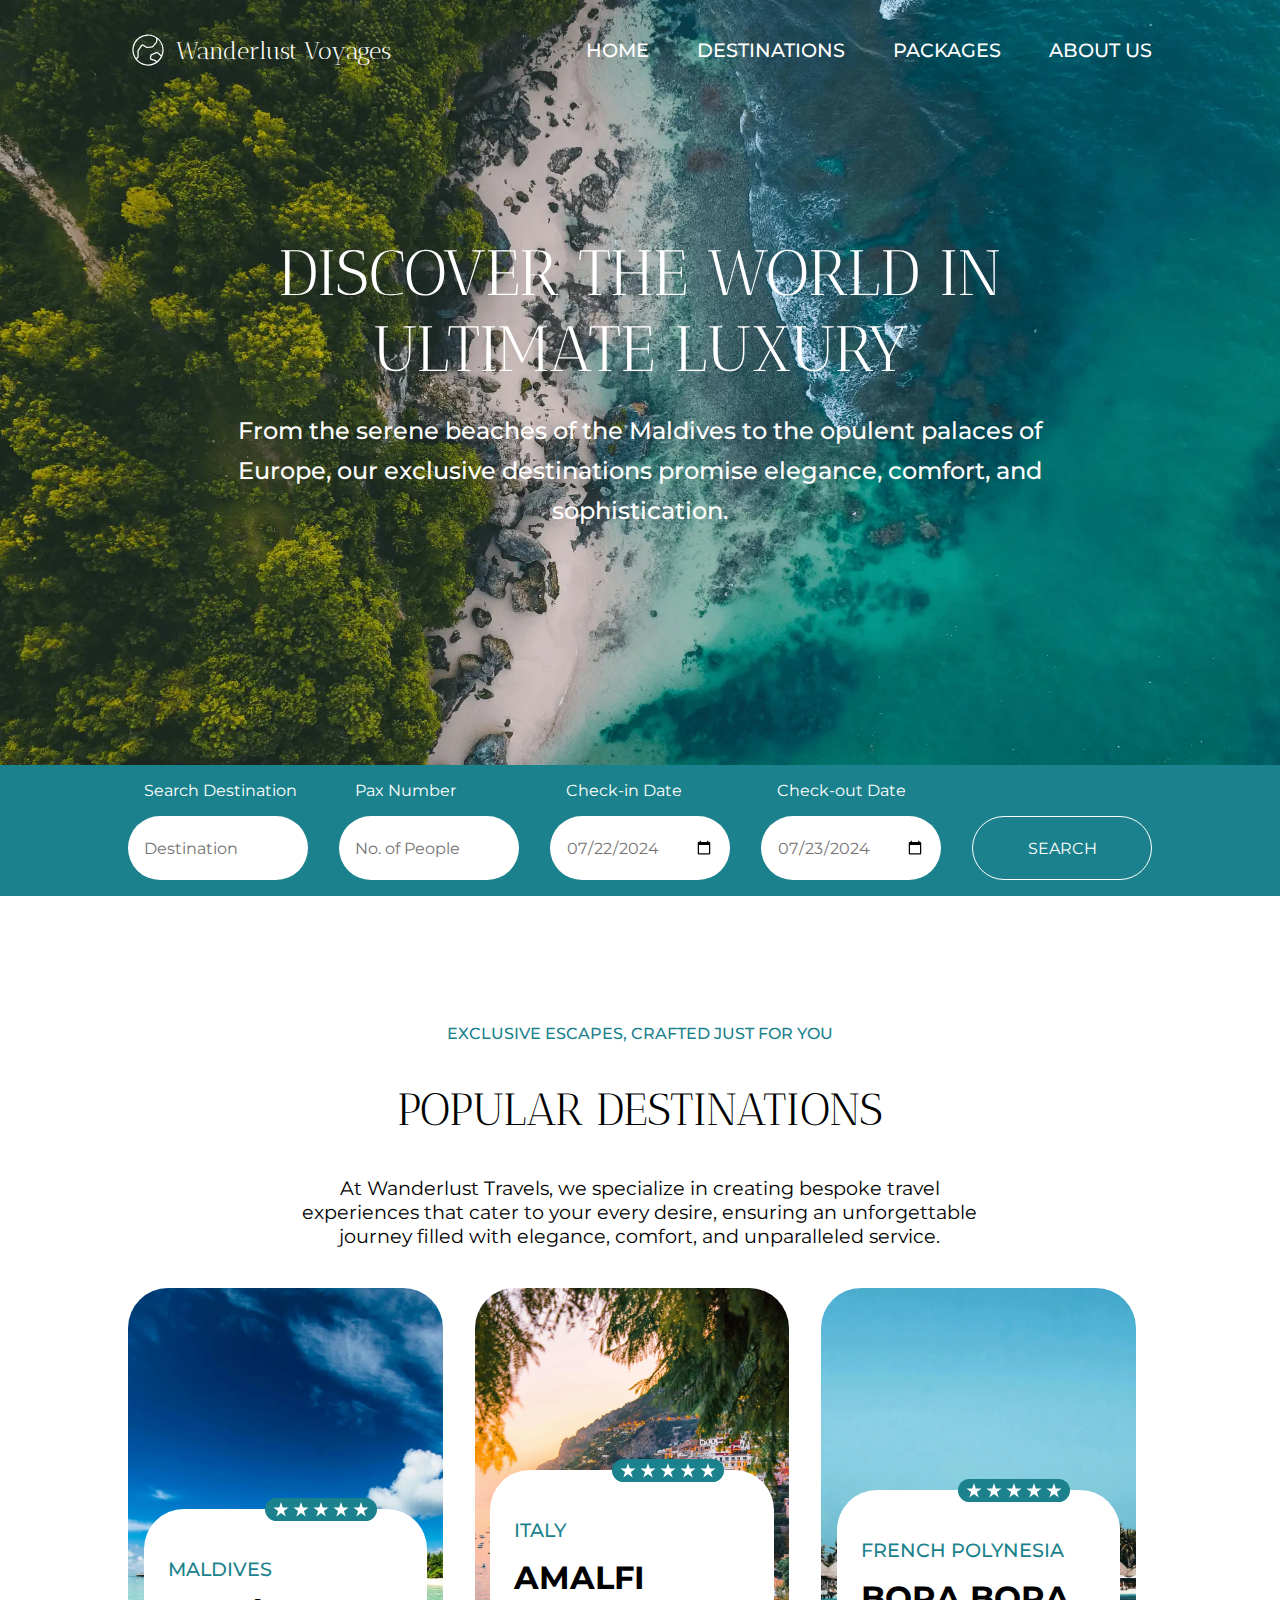
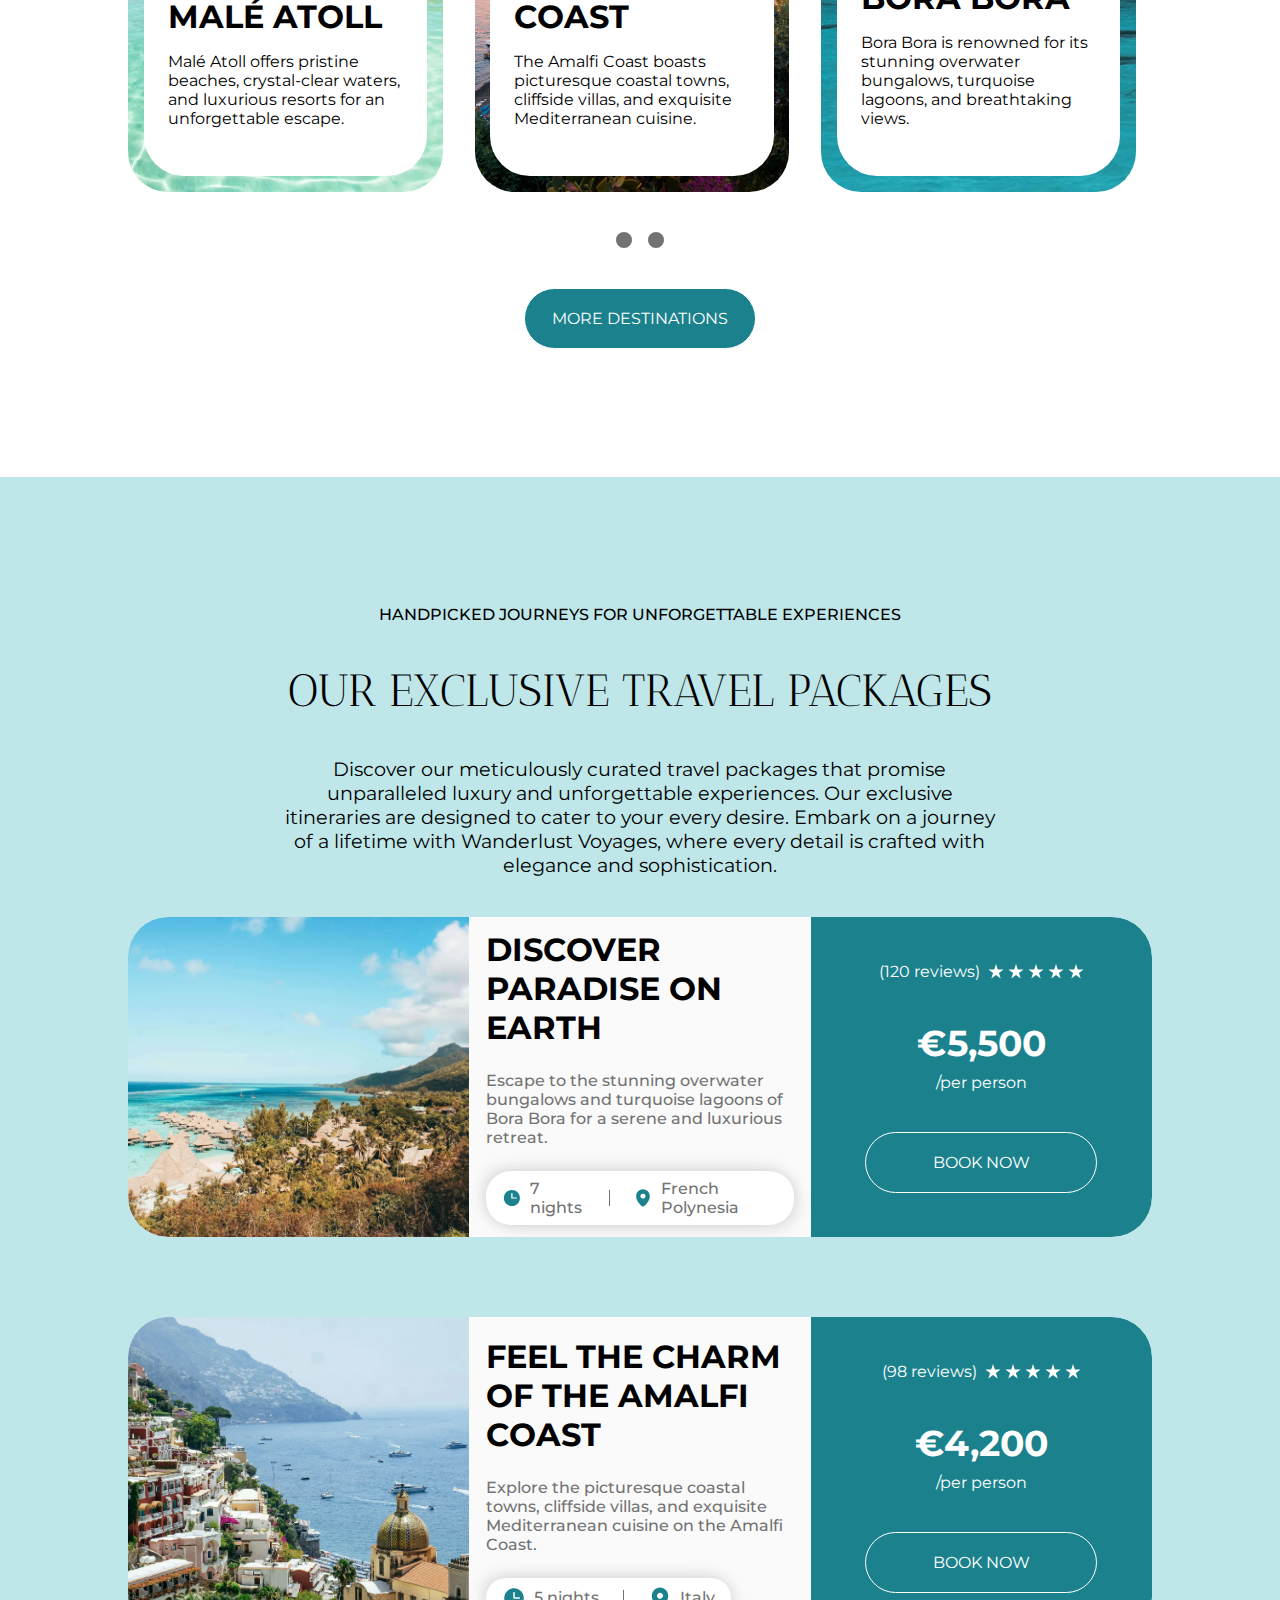
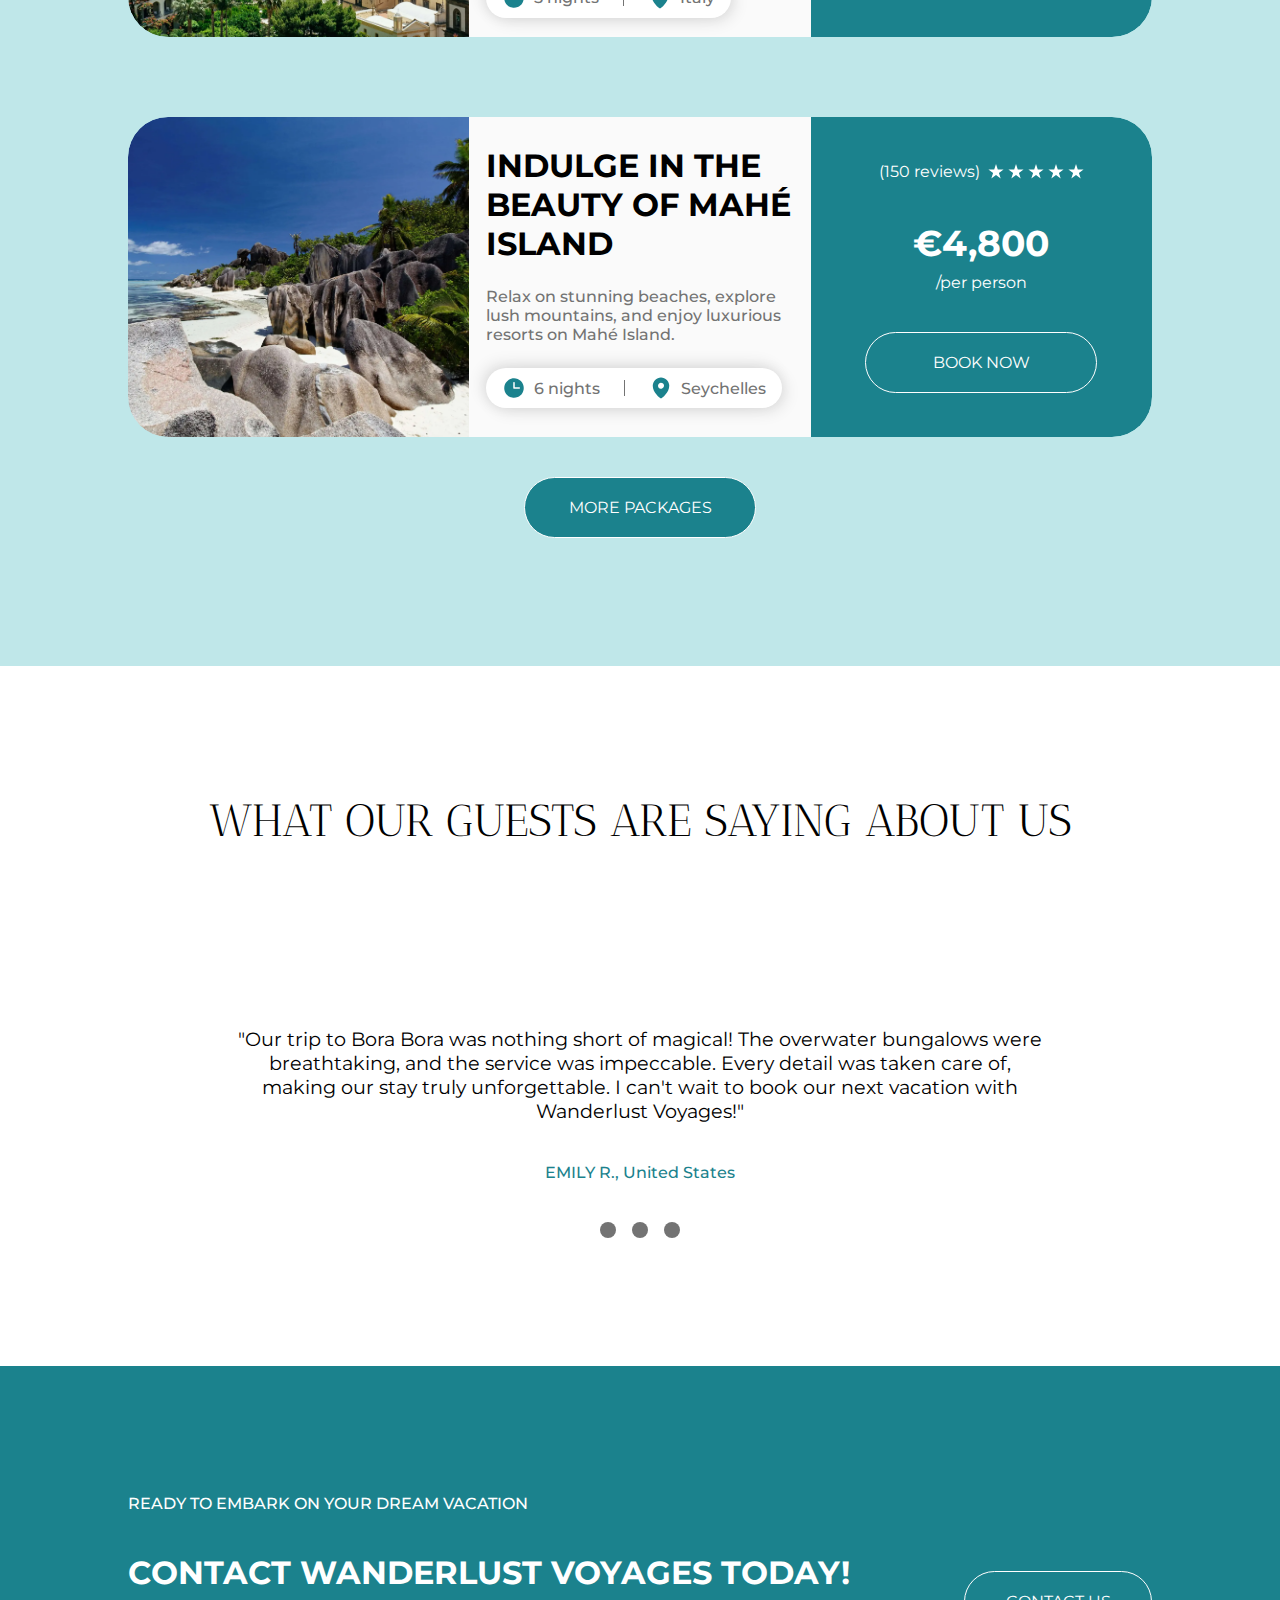
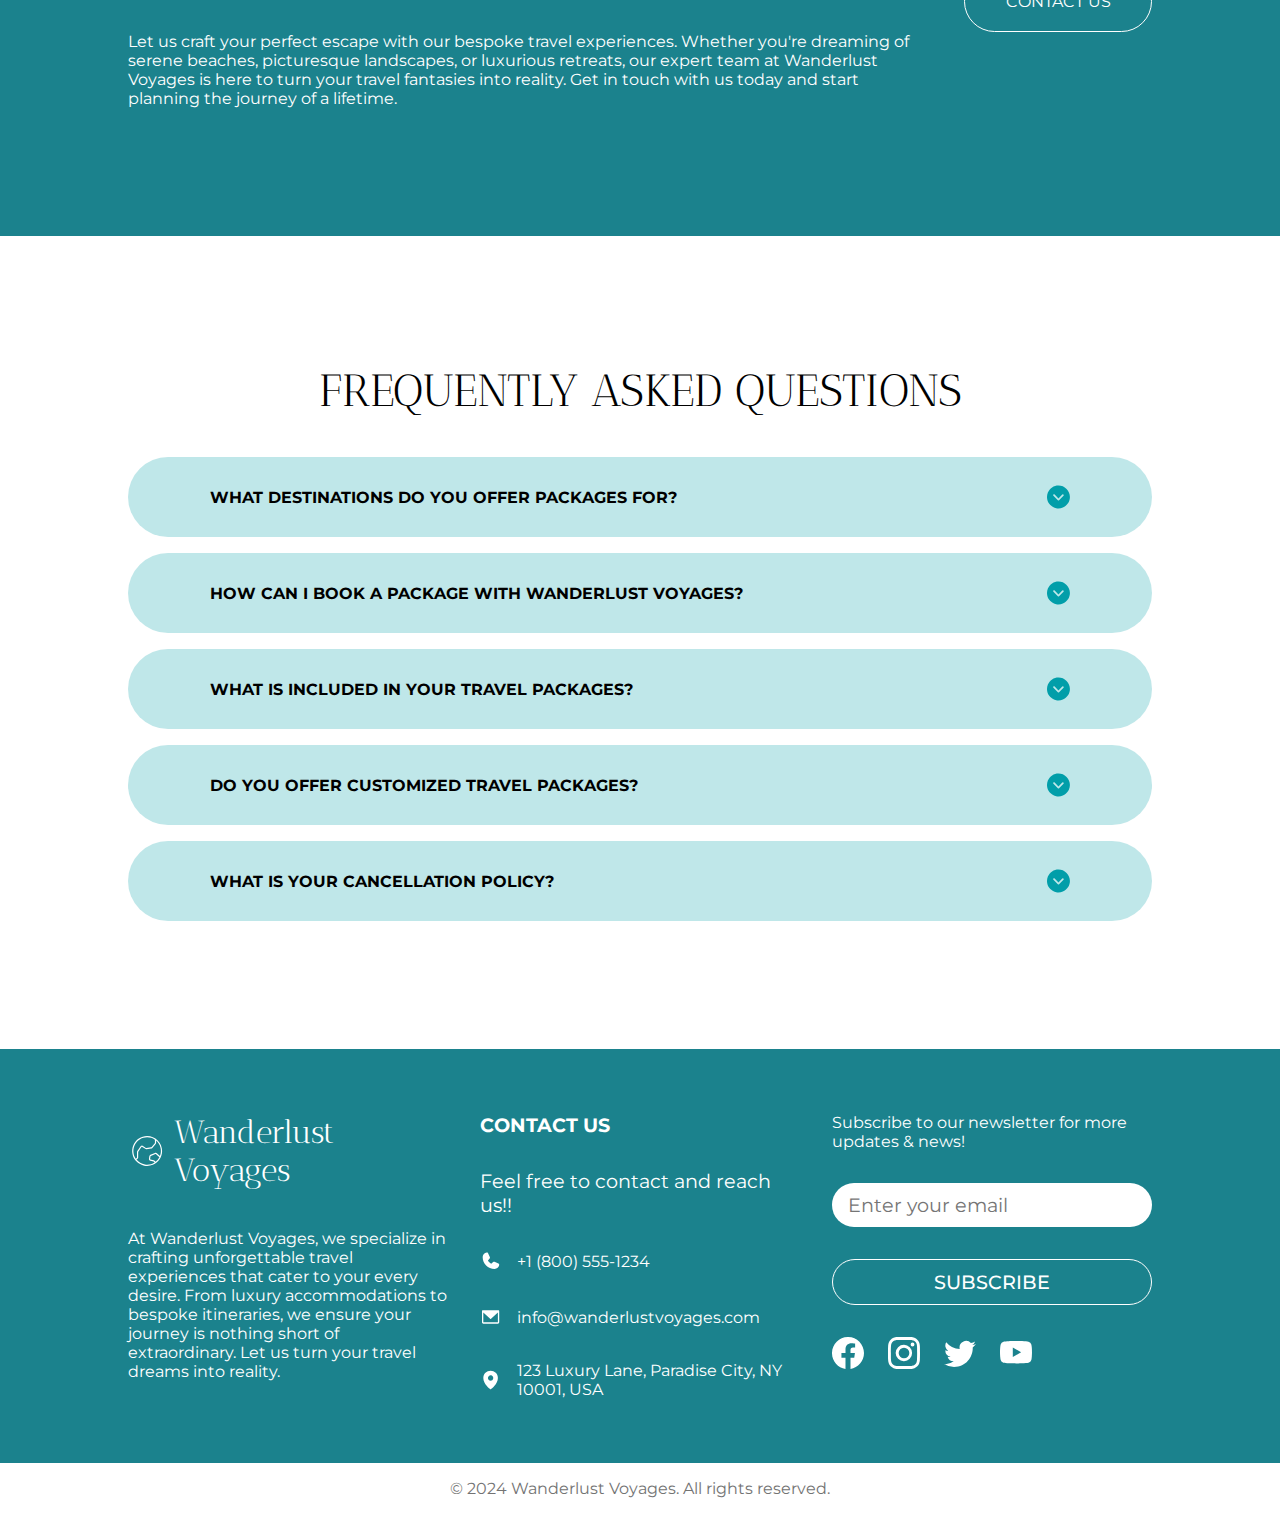
<file: index.html>
<!DOCTYPE html>
<html lang="en">

<head>
    <meta charset="UTF-8">
    <meta name="viewport" content="width=device-width, initial-scale=1.0">

    <!-- Para mejorar el SEO de la página y renderizarla en diferentes dispositivos y navegadores, crée metatags en la página metatags.io -->
    <!-- Meta Tags Generated with https://metatags.io -->
    
    <!-- Primary Meta Tags -->
    <title>Wanderlust Voyages - Luxury Travel Agency</title>
    <meta name="title" content="Wanderlust Voyages - Luxury Travel Agency" >
    <meta name="description" content="Experience the ultimate in luxury travel with Wanderlust Voyages. We specialize in crafting bespoke travel experiences to the world's most exquisite destinations. From serene beach getaways to opulent retreats, let us turn your travel dreams into reality." >

    <!-- Open Graph / Facebook -->
    <meta property="og:type" content="website" >
    <meta property="og:url" content="https://metatags.io/" >
    <meta property="og:title" content="Wanderlust Voyages - Luxury Travel Agency" >
    <meta property="og:description" content="Experience the ultimate in luxury travel with Wanderlust Voyages. We specialize in crafting bespoke travel experiences to the world's most exquisite destinations. From serene beach getaways to opulent retreats, let us turn your travel dreams into reality." >
    <meta property="og:image" content="https://metatags.io/images/meta-tags.png" >

    <!-- Twitter -->
    <meta property="twitter:card" content="summary_large_image" >
    <meta property="twitter:url" content="https://metatags.io/" >
    <meta property="twitter:title" content="Wanderlust Voyages - Luxury Travel Agency" >
    <meta property="twitter:description" content="Experience the ultimate in luxury travel with Wanderlust Voyages. We specialize in crafting bespoke travel experiences to the world's most exquisite destinations. From serene beach getaways to opulent retreats, let us turn your travel dreams into reality." >
    <meta property="twitter:image" content="https://metatags.io/images/meta-tags.png" >

    
    <!-- ENLACES A HOJAS DE ESTILO CSS -->
    <link rel="stylesheet" href="css/reset.css">
    <link rel="stylesheet" href="css/general.css">
    <link rel="stylesheet" href="css/index.css">

    <!-- ENLACES A ARCHIVOS JAVASCRIPT -->
    <!-- Utilizamos el atributo "defer" para permitir que la página HTML se cargue completamente antes de ejecutar Javascript -->
    <script src="js/hamburger_menu.js" defer></script>
    <script src="js/carousel_popular_destinations.js" defer></script>
    <script src="js/carousel_reviews.js" defer></script>
    <script src="js/accordion_faq.js" defer></script>
    
    <!-- Para mejorar el rendimiento de la página le añadi el preload de las tipografías -->
    <!-- Nota: Al final no usé estos "preloads" porque estaba en conflicto con "font-display: swap" que usé en "@font-face" en CSS -->

    <!-- <link rel="preload" href="Assets/Fonts/Antic_Didone/antic-didone-v16-latin-regular.woff2" as="font" type="font/woff2" crossorigin="anonymous">
    <link rel="preload" href="Assets/Fonts/Montserrat/montserrat-v26-latin-regular.woff2" as="font" type="font/woff2" crossorigin="anonymous">
    <link rel="preload" href="Assets/Fonts/Montserrat/montserrat-v26-latin-500.woff2" as="font" type="font/woff2" crossorigin="anonymous">
    <link rel="preload" href="Assets/Fonts/Montserrat/montserrat-v26-latin-600.woff2" as="font" type="font/woff2" crossorigin="anonymous">
    <link rel="preload" href="Assets/Fonts/Montserrat/montserrat-v26-latin-700.woff2" as="font" type="font/woff2" crossorigin="anonymous"> -->
</head>

<body>


<!-- Metodología usada para este proyecto: SUITCSS -->

<!-- Estructura de la página index.html:
        - HEADER
        - HERO SECTION
        - FORMULARIO
        - POPULAR DESTINATIONS SECTION
        - TRAVEL PACKAGES SECTION
        - CLIENT REVIEWS SECTION
        - CALL TO ACTION SECTION
        - FAQ ACCORDION SECTION
        - FOOTER -->

<!-- Ver la hoja de estilo general.css donde se encuentran las Custom Properties y estilos de elementos que se reutilizan en todas las páginas-->

    

<!-- HEADER -->

    <header class="Header">
        <div class="Header-div">
            <!-- Tenemos dos tipos de enlaces en el Header que tendrán diferentes propiedades así que usé modificadores para diferenciarlos.
            Tenemos "Header-a(modificador)home" y "Header-a(modificador)nav" -->
            <a href="index.html" class="Header-a Header-a--home" title="Home">
                <svg width="40" height="40" viewBox="0 0 40 40" fill="none" xmlns="http://www.w3.org/2000/svg" class="Header-svg">
                    <g id="GlobeHemisphereEast">
                    <path id="Vector" d="M20 4.375C16.9097 4.375 13.8887 5.29139 11.3192 7.00829C8.7497 8.72518 6.74701 11.1655 5.56439 14.0206C4.38177 16.8757 4.07234 20.0173 4.67524 23.0483C5.27813 26.0792 6.76627 28.8633 8.95146 31.0485C11.1367 33.2337 13.9208 34.7219 16.9517 35.3248C19.9827 35.9277 23.1243 35.6182 25.9794 34.4356C28.8345 33.253 31.2748 31.2503 32.9917 28.6808C34.7086 26.1113 35.625 23.0903 35.625 20C35.6205 15.8574 33.9728 11.8858 31.0435 8.95648C28.1143 6.02721 24.1426 4.37955 20 4.375ZM20 5.625C22.9017 5.62194 25.7356 6.50209 28.125 8.14844V11.5625C28.1237 11.7128 28.0682 11.8576 27.9688 11.9703L24.5047 15.9953C24.4051 16.1107 24.2667 16.1857 24.1156 16.2063L19.2031 16.875C19.0442 16.8976 18.8827 16.8572 18.7531 16.7625L18.7281 16.7453L15.6453 14.7219C15.4409 14.5765 15.2095 14.4737 14.9647 14.4194C14.7198 14.3651 14.4666 14.3605 14.22 14.4058C13.9733 14.4511 13.7383 14.5454 13.5287 14.6832C13.3192 14.8209 13.1394 14.9993 13 15.2078L9.71876 20.0984C9.51534 20.4039 9.40663 20.7627 9.40626 21.1297L9.37501 26.7906C9.37473 26.8938 9.3489 26.9954 9.29983 27.0862C9.25075 27.1769 9.17995 27.2542 9.09376 27.3109L8.05469 27.9922C6.60722 25.8282 5.77461 23.3117 5.64576 20.7114C5.51692 18.1111 6.09667 15.5247 7.32313 13.2282C8.54958 10.9317 10.3767 9.01136 12.6094 7.67227C14.8421 6.33317 17.3965 5.62557 20 5.625ZM8.80001 29L9.78282 28.3547C10.0419 28.1844 10.2547 27.9526 10.4023 27.6799C10.5498 27.4072 10.6274 27.1022 10.6281 26.7922L10.6609 21.1313C10.6614 21.0089 10.6978 20.8894 10.7656 20.7875L14.0391 15.8969C14.086 15.8272 14.1465 15.7678 14.2169 15.722C14.2873 15.6763 14.3662 15.6452 14.4489 15.6306C14.5315 15.616 14.6163 15.6182 14.6981 15.6371C14.7799 15.656 14.8571 15.6912 14.925 15.7406L14.9484 15.7578L18.0328 17.775C18.4207 18.0506 18.8988 18.1685 19.3703 18.1047L24.2875 17.4391C24.7421 17.3779 25.1584 17.1522 25.4578 16.8047L28.9219 12.7828C29.2138 12.4432 29.3745 12.0103 29.375 11.5625V9.11094C31.6436 11.0602 33.247 13.6692 33.9613 16.5738C34.6756 19.4783 34.4652 22.5333 33.3594 25.3125L30.1453 22.3719C29.8818 22.1312 29.5552 21.9708 29.2037 21.9093C28.8522 21.8479 28.4904 21.888 28.1609 22.025L23.4031 24.0031C23.1045 24.1281 22.8431 24.3279 22.6442 24.5832C22.4452 24.8385 22.3154 25.1408 22.2672 25.4609L21.8953 27.9906C21.8298 28.4473 21.935 28.912 22.1907 29.296C22.4464 29.68 22.8347 29.9562 23.2813 30.0719L26.6328 30.9516C26.7397 30.9777 26.8378 31.0316 26.9172 31.1078L27.8453 32.0453C24.8597 33.9941 21.2555 34.7618 17.7348 34.1989C14.2142 33.6359 11.0291 31.7826 8.80001 29ZM28.8672 31.3062L27.7953 30.2312C27.56 29.9955 27.266 29.8267 26.9438 29.7422L23.5938 28.8625C23.4433 28.8253 23.3121 28.7336 23.2255 28.6051C23.1389 28.4766 23.1031 28.3206 23.125 28.1672L23.4984 25.6359C23.5142 25.5292 23.5573 25.4283 23.6235 25.3432C23.6898 25.258 23.777 25.1915 23.8766 25.15L28.6344 23.1734C28.7443 23.1276 28.8651 23.1141 28.9825 23.1345C29.0999 23.155 29.209 23.2086 29.2969 23.2891L32.8125 26.5031C31.8616 28.3715 30.5153 30.0105 28.8672 31.3062Z" fill="white"/>
                    </g>
                </svg>

                <h1 class="Header-h1">Wanderlust Voyages</h1>
            </a>
        </div>

        <!-- Aquí es un button porque activa Javascript -->
        <button class="Header-button" title="responsive menu">
            <svg xmlns="http://www.w3.org/2000/svg" width="16" height="16" fill="currentColor" class="Header-hamburger" viewBox="0 0 16 16">
                <path fill-rule="evenodd" d="M2.5 12a.5.5 0 0 1 .5-.5h10a.5.5 0 0 1 0 1H3a.5.5 0 0 1-.5-.5m0-4a.5.5 0 0 1 .5-.5h10a.5.5 0 0 1 0 1H3a.5.5 0 0 1-.5-.5m0-4a.5.5 0 0 1 .5-.5h10a.5.5 0 0 1 0 1H3a.5.5 0 0 1-.5-.5"/>
              </svg>
        </button>

        <nav class="Header-nav">
            <ul class="Header-ul">
                <li class="Header-li">
                    <a href="index.html" class="Header-a Header-a--nav" title="Home">Home</a>
                </li>
                <li class="Header-li">
                    <a href="destinations.html" class="Header-a Header-a--nav" title="Destinations">Destinations</a>
                </li>
                <li class="Header-li">
                    <a href="packages.html" class="Header-a Header-a--nav" title="Packages">Packages</a>
                </li>
                <li class="Header-li">
                    <a href="about.html" class="Header-a Header-a--nav" title="About Us">About Us</a>
                </li>
            </ul>
        </nav>
    </header>

    <!-- MAIN -->

    <main class="Main">

        <!-- HERO SECTION -->

        <section class="Main-sectionHero">
            <div class="Main-wrapper">
                <h2 class="Main-h2">Discover the World in Ultimate Luxury</h2>
                <p class="Main-p Main-p--hero">From the serene beaches of the Maldives to the opulent palaces of Europe, our exclusive destinations promise elegance, comfort, and sophistication.</p>
            </div>
            <!-- Cada imagen tiene diferentes tamaños de acuerdo con su breakpoint y está el los formatos webp y jpeg para que esté optimizada 
            a diferentes tipos de resoluciones y dispositivos.
            La imagen que esta dentro de la etiqueta "img" es la fallback o sea, la imagen por defecto que el navegador va a buscar si no puede 
            cargar las demás. -->

            <!-- Inicialmente creé imagenes para los breakpoints de 480px y 768px pero las imagenes se veían pixeladas así que no las voy 
            a usar -->
            <picture class="Main-pictureHero">
                <!-- <source srcset="assets/images/jpg/hero/hero_500x375.jpg" type="image/jpeg" media="(max-width:480px)">
                <source srcset="assets/images/webp/hero/hero_500x375.webp" type="image/webp" media="(max-width:480px)">
                <source srcset="assets/images/jpg/hero/hero_1000x750.jpg" type="image/jpeg" media="(max-width:768px)">
                <source srcset="assets/images/webp/hero/hero_1000x750.webp" type="image/webp" media="(max-width:768px)"> -->
                <source srcset="assets/images/jpg/hero/hero_1500x1125.jpg" type="image/jpeg" media="(max-width:1024px)">
                <source srcset="assets/images/webp/hero/hero_1500x1125.webp" type="image/webp" media="(max-width:1024px)">
                <source srcset="assets/images/jpg/hero/hero_2000x1500.jpg" type="image/jpeg" media="(min-width:1600px)">
                <source srcset="assets/images/webp/hero/hero_2000x1500.webp" type="image/webp" media="(min-width:1600px)">
                <!-- Esta imagen en concreto no tiene loading lazy porque es la primera que aparece al abrir la pagina web -->
                <img src="assets/images/webp/hero/hero_2000x1500.webp" alt="Aerial view of a tropical beach with turquoise water and white sand" class="Main-imgHero">
            </picture>
            
        </section>

        <!-- FORMULARIO -->
            
        <form action="#" method="get" class="Main-form">
            <!-- En este caso no es necesario tener el atributo "enctype" porque no tengo inputs de tipo "file" -->
             <div class="Main-destination">
                  <!-- El validator de html me dice que el atributo "for" de la etiqueta "label" debe ser igual al id
                   en este caso de la etiqueta "select". Así que le creé un id a la etiqueta "select" con el mismo nombre
                   que tiene el atributo "for" de la etiqueta "label"  -->
                 <label for="destination">Search Destination</label>
                 <select name="destination" class="Main-select" id="destination" required>
                     <option value="" disabled selected hidden>Destination</option>
                     <option value="Amalfi Coast">Amalfi Coast</option>
                     <option value="Bora Bora">Bora Bora</option>
                     <option value="Loire Valley">Loire Valley</option>
                     <option value="Maldives">Maldives</option>
                     <option value="Santorini">Santorini</option>
                     <option value="Seychelles">Seychelles</option>
                 </select>
             </div>
             
             <div class="Main-pax">
                 <label for="number">Pax Number</label>
                 <input type="number" name="number of people" placeholder="No. of People" required class="Main-input" id="number">
             </div>
             
             <!-- El html validator me dice: Attribute placeholder is only allowed when the input type is email, number, password, search, tel, text, or url.
              Así que le tuve que quitar el atributo placeholder a los dos inputs de tipo date -->
             <div class="Main-checkin">
                 <label for="checkin">Check-in Date</label>
                 <input type="date" name="check-in" required class="Main-input" id="checkin" value="2024-07-22">
             </div>
             
             <div class="Main-checkout">
                 <label for="checkout">Check-out Date</label>
                 <input type="date" name="check-out" required class="Main-input" id="checkout" value="2024-07-23">
             </div>

             <!-- Como se trata de un formulario, el elemento siguiente es un button de tipo submit, aún que este "button" 
            no nos lleva a ninguna parte.
            A lo largo de la página tengo varios elementos que visualmente parecen un botón pero semánticamente algunos
            de ellos son botones, anclas o incluso divs. Como todos tienen el mismo estilo les daré a todos una clase de 
            "button" usando modificadores si es necesario.  -->
             <button type="submit" class="Main-button Main-button--form" title="submit form">Search</button>
         </form>

        <!-- POPULAR DESTINATIONS SECTION -->

        <section class="Main-section Main-section--white">
            <div class="Main-sectionWrapper">
                <h3 class="Main-h3 Main-h3--green">Exclusive Escapes, Crafted Just for You</h3>
                <h4 class="Main-h4">Popular Destinations</h4>
                <p class="Main-p Main-p--section">At Wanderlust Travels, we specialize in creating bespoke travel experiences that cater to your every desire, ensuring an unforgettable journey filled with elegance, comfort, and unparalleled service.</p>
            </div>

            <!-- POPULAR DESTINATIONS CAROUSEL -->

            <div class="Main-carousel">
                <div class="Main-carouselContainer">
                    
                    <div class="Main-carouselFrame">
                        
                        <!-- CARD 1 -->
                        <article class="Main-cardDestination">
                            <picture class="Main-picture">
                                <source srcset="assets/images/jpg/popular_destinations/popular_destinations_one_1500x1013.jpg" type="image/jpeg" media="(max-width:1024px)">
                                <source srcset="assets/images/webp/popular_destinations/popular_destinations_one_1500x1013.webp" type="image/webp" media="(max-width:1024px)">
                                <source srcset="assets/images/jpg/popular_destinations/popular_destinations_one_2000x1351.jpg" type="image/jpeg" media="(min-width:1600px)">
                                <source srcset="assets/images/webp/popular_destinations/popular_destinations_one_2000x1351.webp" type="image/webp" media="(min-width:1600px)">
                                <img src="assets/images/webp/popular_destinations/popular_destinations_one_2000x1351.webp" alt="Beach at the Maldives" class="Main-cardImage" loading="lazy">
                            </picture>
                            <div class="Main-cardContent">
                                <div class="Main-starRating">
                                    <svg class="Main-svg">
                                        <use href="#star-icon"></use>
                                    </svg>
                                    <svg class="Main-svg">
                                        <use href="#star-icon"></use>
                                    </svg>
                                    <svg class="Main-svg">
                                        <use href="#star-icon"></use>
                                    </svg>
                                    <svg class="Main-svg">
                                        <use href="#star-icon"></use>
                                    </svg>
                                    <svg class="Main-svg">
                                        <use href="#star-icon"></use>
                                    </svg>
                                </div>
                                <h5 class="Main-h5">Maldives</h5>
                                <h6 class="Main-h6">Malé Atoll</h6>
                                <p class="Main-p Main-p--destinations">Malé Atoll offers pristine beaches, crystal-clear waters, and luxurious resorts for an unforgettable escape.</p>
                            </div>
                        </article>
                        
                        <!-- CARD 2 -->
                        <article class="Main-cardDestination">
                            <picture class="Main-picture">
                                <source srcset="assets/images/jpg/popular_destinations/popular_destinations_two_1200x1500.jpg" type="image/jpeg" media="(max-width:1024px)">
                                <source srcset="assets/images/webp/popular_destinations/popular_destinations_two_1200x1500.webp" type="image/webp" media="(max-width:1024px)">
                                <source srcset="assets/images/jpg/popular_destinations/popular_destinations_two_1600x2000.jpg" type="image/jpeg" media="(min-width:1600px)">
                                <source srcset="assets/images/webp/popular_destinations/popular_destinations_two_1600x2000.webp" type="image/webp" media="(min-width:1600px)">
                                <img src="assets/images/webp/popular_destinations/popular_destinations_two_1600x2000.webp" alt="View of Positano at sunset" class="Main-cardImage" loading="lazy">
                            </picture>
                            <div class="Main-cardContent">
                                <div class="Main-starRating">
                                    <svg class="Main-svg">
                                        <use href="#star-icon"></use>
                                    </svg>
                                    <svg class="Main-svg">
                                        <use href="#star-icon"></use>
                                    </svg>
                                    <svg class="Main-svg">
                                        <use href="#star-icon"></use>
                                    </svg>
                                    <svg class="Main-svg">
                                        <use href="#star-icon"></use>
                                    </svg>
                                    <svg class="Main-svg">
                                        <use href="#star-icon"></use>
                                    </svg>
                                </div>
                                <h5 class="Main-h5">Italy</h5>
                                <h6 class="Main-h6">Amalfi Coast</h6>
                                <p class="Main-p Main-p--destinations">The Amalfi Coast boasts picturesque coastal towns, cliffside villas, and exquisite Mediterranean cuisine.</p>
                            </div>
                        </article>
                        
                        <!-- CARD 3 -->
                        <article class="Main-cardDestination">
                            <picture class="Main-picture">
                                <source srcset="assets/images/jpg/popular_destinations/popular_destinations_three_1500x1000.jpg" type="image/jpeg" media="(max-width:1024px)">
                                <source srcset="assets/images/webp/popular_destinations/popular_destinations_three_1500x1000.webp" type="image/webp" media="(max-width:1024px)">
                                <source srcset="assets/images/jpg/popular_destinations/popular_destinations_three_2000x1333.jpg" type="image/jpeg" media="(min-width:1600px)">
                                <source srcset="assets/images/webp/popular_destinations/popular_destinations_three_2000x1333.webp" type="image/webp" media="(min-width:1600px)">
                                <img src="assets/images/webp/popular_destinations/popular_destinations_three_2000x1333.webp" alt="Overwater bungalows at Bora Bora" class="Main-cardImage" loading="lazy">
                            </picture>
                            <div class="Main-cardContent">
                                <div class="Main-starRating">
                                    <svg class="Main-svg">
                                        <use href="#star-icon"></use>
                                    </svg>
                                    <svg class="Main-svg">
                                        <use href="#star-icon"></use>
                                    </svg>
                                    <svg class="Main-svg">
                                        <use href="#star-icon"></use>
                                    </svg>
                                    <svg class="Main-svg">
                                        <use href="#star-icon"></use>
                                    </svg>
                                    <svg class="Main-svg">
                                        <use href="#star-icon"></use>
                                    </svg>
                                </div>
                                <h5 class="Main-h5">French Polynesia</h5>
                                <h6 class="Main-h6">Bora Bora</h6>
                                <p class="Main-p Main-p--destinations">Bora Bora is renowned for its stunning overwater bungalows, turquoise lagoons, and breathtaking views.</p>
                            </div>
                        </article>

                        <!-- CARD 4 -->
                        <article class="Main-cardDestination">
                            <picture class="Main-picture">
                                <source srcset="assets/images/jpg/popular_destinations/popular_destinations_four_1125x1500.jpg" type="image/jpeg" media="(max-width:1024px)">
                                <source srcset="assets/images/webp/popular_destinations/popular_destinations_four_1125x1500.webp" type="image/webp" media="(max-width:1024px)">
                                <source srcset="assets/images/jpg/popular_destinations/popular_destinations_four_1500x2000.jpg" type="image/jpeg" media="(min-width:1600px)">
                                <source srcset="assets/images/webp/popular_destinations/popular_destinations_four_1500x2000.webp" type="image/webp" media="(min-width:1600px)">
                                <img src="assets/images/webp/popular_destinations/popular_destinations_four_1500x2000.webp" alt="Typical greek white houses in Santorini at susnset" class="Main-cardImage" loading="lazy">
                            </picture>
                            <div class="Main-cardContent">
                                <div class="Main-starRating">
                                    <svg class="Main-svg">
                                        <use href="#star-icon"></use>
                                    </svg>
                                    <svg class="Main-svg">
                                        <use href="#star-icon"></use>
                                    </svg>
                                    <svg class="Main-svg">
                                        <use href="#star-icon"></use>
                                    </svg>
                                    <svg class="Main-svg">
                                        <use href="#star-icon"></use>
                                    </svg>
                                    <svg class="Main-svg">
                                        <use href="#star-icon"></use>
                                    </svg>
                                </div>
                                <h5 class="Main-h5">Greece</h5>
                                <h6 class="Main-h6">Santorini</h6>
                                <p class="Main-p Main-p--destinations">Enjoy the iconic white-washed buildings, azure domes, and spectacular sunsets over the caldera.</p>
                            </div>
                        </article>
                        
                        <!-- CARD 5 -->
                        <article class="Main-cardDestination">
                            <picture class="Main-picture">
                                <source srcset="assets/images/jpg/popular_destinations/popular_destinations_five_1500x999.jpg" type="image/jpeg" media="(max-width:1024px)">
                                <source srcset="assets/images/webp/popular_destinations/popular_destinations_five_1500x999.webp" type="image/webp" media="(max-width:1024px)">
                                <source srcset="assets/images/jpg/popular_destinations/popular_destinations_five_2000x1332.jpg" type="image/jpeg" media="(min-width:1600px)">
                                <source srcset="assets/images/webp/popular_destinations/popular_destinations_five_2000x1332.webp" type="image/webp" media="(min-width:1600px)">
                                <img src="assets/images/webp/popular_destinations/popular_destinations_five_2000x1332.webp" alt="View of a beach at the Seychelles" class="Main-cardImage" loading="lazy">
                            </picture>
                            <div class="Main-cardContent">
                                <div class="Main-starRating">
                                    <svg class="Main-svg">
                                        <use href="#star-icon"></use>
                                    </svg>
                                    <svg class="Main-svg">
                                        <use href="#star-icon"></use>
                                    </svg>
                                    <svg class="Main-svg">
                                        <use href="#star-icon"></use>
                                    </svg>
                                    <svg class="Main-svg">
                                        <use href="#star-icon"></use>
                                    </svg>
                                    <svg class="Main-svg">
                                        <use href="#star-icon"></use>
                                    </svg>
                                </div>
                                <h5 class="Main-h5">Seychelles</h5>
                                <h6 class="Main-h6">Mahé Island</h6>
                                <p class="Main-p Main-p--destinations">Discover secluded beaches, granite boulders, and luxurious resorts set amidst lush tropical landscapes.</p>
                            </div>
                        </article>
                        
                        <!-- CARD 6 -->
                        <article class="Main-cardDestination">
                            <picture class="Main-picture">
                                <source srcset="assets/images/jpg/popular_destinations/popular_destinations_six_1000x1500.jpg" type="image/jpeg" media="(max-width:1024px)">
                                <source srcset="assets/images/webp/popular_destinations/popular_destinations_six_1000x1500.webp" type="image/webp" media="(max-width:1024px)">
                                <source srcset="assets/images/jpg/popular_destinations/popular_destinations_six_1333x2000.jpg" type="image/jpeg" media="(min-width:1600px)">
                                <source srcset="assets/images/webp/popular_destinations/popular_destinations_six_1333x2000.webp" type="image/webp" media="(min-width:1600px)">
                                <img src="assets/images/webp/popular_destinations/popular_destinations_six_1333x2000.webp" alt="View of a chateau at the Loire Valley" class="Main-cardImage" loading="lazy">
                            </picture>
                            <div class="Main-cardContent">
                                <div class="Main-starRating">
                                    <svg class="Main-svg">
                                        <use href="#star-icon"></use>
                                    </svg>
                                    <svg class="Main-svg">
                                        <use href="#star-icon"></use>
                                    </svg>
                                    <svg class="Main-svg">
                                        <use href="#star-icon"></use>
                                    </svg>
                                    <svg class="Main-svg">
                                        <use href="#star-icon"></use>
                                    </svg>
                                    <svg class="Main-svg">
                                        <use href="#star-icon"></use>
                                    </svg>
                                </div>
                                <h5 class="Main-h5">France</h5>
                                <h6 class="Main-h6">Loire Valley</h6>
                                <p class="Main-p Main-p--destinations">The Loire Valley is famed for its  chateaux, vineyards, and elegant gardens, offering a picturesque retreat.</p>
                            </div>
                        </article>
                    </div> 
                </div>

                <div class="Main-carouselDots">
                    <!-- Los puntos son buttons porque activan Javascript -->
                    <button class="Main-carouselDot" title="navigate to next slide"></button>
                    <button class="Main-carouselDot" title="navigate to next slide"></button>
                    <button class="Main-carouselDot Main-carouselDot--tablet" title="navigate to next slide"></button>
                    <button class="Main-carouselDot Main-carouselDot--mobile" title="navigate to next slide"></button>
                    <button class="Main-carouselDot Main-carouselDot--mobile" title="navigate to next slide"></button>
                    <button class="Main-carouselDot Main-carouselDot--mobile" title="navigate to next slide"></button>
                    <!-- En dimensiones de ordenador tengo 2 "puntos" y se ve 3 cards a la vez -->
                    <!-- En dimensiones de tablet tengo 3 "puntos" y se ve 2 cards a la vez -->
                    <!-- En dimensiones mobile tengo 6 "puntos" y se ve 1 card a la vez -->
                </div>
            </div>
            
            <!-- Este elemento con la apariencia de boton es un ancla. Para reutilizar el estilo, le di la clase de "Main-button a pesar de que no es un button" -->
            <a href="destinations.html" class="Main-button Main-button--section" title="View more destinations">More Destinations</a>
        
        </section>

        <!-- TRAVEL PACKAGES SECTION -->

        <section class="Main-section Main-section--lightgreen">
            <div class="Main-sectionWrapper">
                <h3 class="Main-h3 Main-h3--black">HANDPICKED JOURNEYS FOR UNFORGETTABLE EXPERIENCES</h3>
                <h4 class="Main-h4">OUR EXCLUSIVE TRAVEL PACKAGES</h4>
                <p class="Main-p Main-p--section">Discover our meticulously curated travel packages that promise unparalleled luxury and unforgettable experiences. Our exclusive itineraries are designed to cater to your every desire. Embark on a journey of a lifetime with Wanderlust Voyages, where every detail is crafted with elegance and sophistication.</p>
            </div>

            <div class="Main-cardWrapper">
                <!-- Card 1 -->
                <article class="Main-cardPackage">

                    <picture class="Main-picturePackage">
                        <source srcset="assets/images/jpg/packages/packages_one_1500x1000.jpg" type="image/jpeg" media="(max-width:1024px)">
                        <source srcset="assets/images/webp/packages/packages_one_1500x1000.webp" type="image/webp" media="(max-width:1024px)">
                        <source srcset="assets/images/jpg/packages/packages_one_2000x1333.jpg" type="image/jpeg" media="(min-width:1600px)">
                        <source srcset="assets/images/webp/packages/packages_one_2000x1333.webp" type="image/webp" media="(min-width:1600px)">
                        <img src="assets/images/webp/packages/packages_one_2000x1333.webp" alt="View of a beach and nature in Bora Bora" class="Main-cardImage" loading="lazy">
                    </picture>
                   
                    <div class="Main-cardInfo">
                        <div class="Main-cardInfoWrapper">
                            <h5 class="Main-h5Packages">Discover paradise on earth</h5>
                            <p class="Main-p Main-p--packages">Escape to the stunning overwater bungalows and turquoise lagoons of Bora Bora for a serene and luxurious retreat.</p>
                            <div class="Main-cardLabel">
                                <div class="Main-cardNights">
                                    <svg class="Main-cardClock">
                                        <use href="#clock-icon"></use>
                                    </svg>                                    
                                    <span class="Main-cardSpan">7 nights</span>
                                </div>
                                <div class="Main-cardLine"></div>
                                <div class="Main-cardCountry">
                                    <svg class="Main-cardMap">
                                        <use href="#map-icon"></use>
                                    </svg>                                    
                                    <!-- Intenté redimensionar el icono de "mapPin" directamente en html pero no me funcionava así que le eliminé el "width" y el "height" en html, cree la clase ".Main-cardMap" y le di las propiedades de width y height en CSS -->
                                    <span class="Main-cardSpan">French Polynesia</span>
                                </div>
                            </div>
                        </div>
                    </div>
                    
                    <div class="Main-cardDetails">
                        <div class="Main-cardRating">
                            <span class="Main-cardReviews">(120 reviews)</span>
                            <div class="Main-cardStars">
                                <svg class="Main-starIcon">
                                    <use href="#whitestar-icon"></use>
                                </svg>
                                <svg class="Main-starIcon">
                                    <use href="#whitestar-icon"></use>
                                </svg>
                                <svg class="Main-starIcon">
                                    <use href="#whitestar-icon"></use>
                                </svg>
                                <svg class="Main-starIcon">
                                    <use href="#whitestar-icon"></use>
                                </svg>
                                <svg class="Main-starIcon">
                                    <use href="#whitestar-icon"></use>
                                </svg>
                            </div>
                        </div>
                        <div class="Main-cardPriceInfo">
                            <span class="Main-cardPrice">€5,500</span>
                            <span class="Main-cardPerPerson">/per person</span>
                        </div>
                        
                        <!-- Este elemento con la apariencia de boton es un ancla. Para reutilizar el estilo, le di la clase de "Main-button a pesar de que no es un button" -->
                        <a href="packages.html" class="Main-button Main-button--section" title="Book now">book now</a>
                        
                    </div>
                </article>

                <!-- Card 2 -->
                <article class="Main-cardPackage">

                    <picture class="Main-picturePackage">
                        <source srcset="assets/images/jpg/packages/packages_two_1500x1127.jpg" type="image/jpeg" media="(max-width:1024px)">
                        <source srcset="assets/images/webp/packages/packages_two_1500x1127.webp" type="image/webp" media="(max-width:1024px)">
                        <source srcset="assets/images/jpg/packages/packages_two_2000x1502.jpg" type="image/jpeg" media="(min-width:1600px)">
                        <source srcset="assets/images/webp/packages/packages_two_2000x1502.webp" type="image/webp" media="(min-width:1600px)">
                        <img src="assets/images/webp/packages/packages_two_2000x1502.webp" alt="View of the Amalfi Coast during the day" class="Main-cardImage" loading="lazy">
                    </picture>

                    <div class="Main-cardInfo">
                        <div class="Main-cardInfoWrapper">
                            <h5 class="Main-h5Packages">feel the charm of the amalfi coast</h5>
                            <p class="Main-p Main-p--packages">Explore the picturesque coastal towns, cliffside villas, and exquisite Mediterranean cuisine on the Amalfi Coast.</p>
                            <div class="Main-cardLabel">
                                <div class="Main-cardNights">
                                    <svg class="Main-cardClock">
                                        <use href="#clock-icon"></use>
                                    </svg>                                    
                                    <span class="Main-cardSpan">5 nights</span>
                                </div>
                                <div class="Main-cardLine"></div>
                                <div class="Main-cardCountry">
                                    <svg class="Main-cardMap">
                                        <use href="#map-icon"></use>
                                    </svg>                                    
                                    <!-- Intenté redimensionar el icono de "mapPin" directamente en html pero no me funcionava así que le eliminé el "width" y el "height" en html, cree la clase ".Main-cardMap" y le di las propiedades de width y height en CSS -->
                                    <span class="Main-cardSpan">Italy</span>
                                </div>
                            </div>
                        </div>
                    </div>
                    
                    <div class="Main-cardDetails">
                        <div class="Main-cardRating">
                            <span class="Main-cardReviews">(98 reviews)</span>
                            <div class="Main-cardStars">
                                <svg class="Main-starIcon">
                                    <use href="#whitestar-icon"></use>
                                </svg>
                                <svg class="Main-starIcon">
                                    <use href="#whitestar-icon"></use>
                                </svg>
                                <svg class="Main-starIcon">
                                    <use href="#whitestar-icon"></use>
                                </svg>
                                <svg class="Main-starIcon">
                                    <use href="#whitestar-icon"></use>
                                </svg>
                                <svg class="Main-starIcon">
                                    <use href="#whitestar-icon"></use>
                                </svg>
                            </div>
                        </div>
                        <div class="Main-cardPriceInfo">
                            <span class="Main-cardPrice">€4,200</span>
                            <span class="Main-cardPerPerson">/per person</span>
                        </div>
                        
                        <!-- Este elemento con la apariencia de boton es un ancla. Para reutilizar el estilo, le di la clase de "Main-button a pesar de que no es un button" -->
                       <a href="packages.html" class="Main-button Main-button--section" title="Book now">book now</a>
                       
                    </div>
                </article>

                <!-- Card 3 -->
                <article class="Main-cardPackage">

                    <picture class="Main-picturePackage">
                        <source srcset="assets/images/jpg/packages/packages_three_1500x1001.jpg" type="image/jpeg" media="(max-width:1024px)">
                        <source srcset="assets/images/webp/packages/packages_three_1500x1001.webp" type="image/webp" media="(max-width:1024px)">
                        <source srcset="assets/images/jpg/packages/packages_three_2000x1334.jpg" type="image/jpeg" media="(min-width:1600px)">
                        <source srcset="assets/images/webp/packages/packages_three_2000x1334.webp" type="image/webp" media="(min-width:1600px)">
                        <img src="assets/images/webp/packages/packages_three_2000x1334.webp" alt="View of the nature in Mahé Island" class="Main-cardImage" loading="lazy">
                    </picture>
                   
                    <div class="Main-cardInfo">
                        <div class="Main-cardInfoWrapper">
                            <h5 class="Main-h5Packages">indulge in the beauty of mahé island</h5>
                            <p class="Main-p Main-p--packages">Relax on stunning beaches, explore lush mountains, and enjoy luxurious resorts on Mahé Island.</p>
                            <div class="Main-cardLabel">
                                <div class="Main-cardNights">
                                    <svg class="Main-cardClock">
                                        <use href="#clock-icon"></use>
                                    </svg>                                    
                                    <span class="Main-cardSpan">6 nights</span>
                                </div>
                                <div class="Main-cardLine"></div>
                                <div class="Main-cardCountry">
                                    <svg class="Main-cardMap">
                                        <use href="#map-icon"></use>
                                    </svg>                                    
                                    <!-- Intenté redimensionar el icono de "mapPin" directamente en html pero no me funcionava así que le eliminé el "width" y el "height" en html, cree la clase ".Main-cardMap" y le di las propiedades de width y height en CSS -->
                                    <span class="Main-cardSpan">Seychelles</span>
                                </div>
                            </div>
                        </div>
                    </div>
                    
                    <div class="Main-cardDetails">
                        <div class="Main-cardRating">
                            <span class="Main-cardReviews">(150 reviews)</span>
                            <div class="Main-cardStars">
                                <svg class="Main-starIcon">
                                    <use href="#whitestar-icon"></use>
                                </svg>
                                <svg class="Main-starIcon">
                                    <use href="#whitestar-icon"></use>
                                </svg>
                                <svg class="Main-starIcon">
                                    <use href="#whitestar-icon"></use>
                                </svg>
                                <svg class="Main-starIcon">
                                    <use href="#whitestar-icon"></use>
                                </svg>
                                <svg class="Main-starIcon">
                                    <use href="#whitestar-icon"></use>
                                </svg>
                            </div>
                        </div>
                        <div class="Main-cardPriceInfo">
                            <span class="Main-cardPrice">€4,800</span>
                            <span class="Main-cardPerPerson">/per person</span>
                        </div>

                         <!-- Este elemento con la apariencia de boton es un ancla. Para reutilizar el estilo, le di la clase de "Main-button a pesar de que no es un button" -->
                        <a href="packages.html" class="Main-button Main-button--section" title="Book now">book now</a>
                    </div>
                </article>
            </div> 
            
             <!-- Este elemento con la apariencia de boton es un ancla. Para reutilizar el estilo, le di la clase de "Main-button a pesar de que no es un button" -->
            <a href="packages.html" class="Main-button Main-button--section" title="View more packages">More Packages</a>
            
        </section>

        <!-- CLIENT REVIEWS SECTION -->

        <section class="Main-section Main-section--white">
            <h4 class="Main-h4">WHAT OUR GUESTS ARE SAYING ABOUT US</h4>

            <!-- CLIENT REVIEWS CAROUSEL -->
            <div class="Main-carouselReviews">
                <div class="Main-carouselReviewsContainer">
                    <div class="Main-carouselReview">
                        <picture>
                            <source srcset="assets/images/jpg/clients/client_one_500x334.jpg" type="image/jpeg" media="(max-width:1024px)">
                            <source srcset="assets/images/webp/clients/client_one_500x334.webp" type="image/webp" media="(max-width:1024px)">
                            <source srcset="assets/images/jpg/clients/client_one_1000x667.jpg" type="image/jpeg" media="(min-width:1600px)">
                            <source srcset="assets/images/webp/clients/client_one_1000x667.webp" type="image/webp" media="(min-width:1600px)">
                            <img src="assets/images/webp/clients/client_one_1000x667.webp" alt="Photo of a user who made a review" class="Main-carouselReviewImg" loading="lazy">
                        </picture>
                        <p class="Main-p Main-p--section">"Our trip to Bora Bora was nothing short of magical! The overwater bungalows were breathtaking, and the service was impeccable. Every detail was taken care of, making our stay truly unforgettable. I can't wait to book our next vacation with Wanderlust Voyages!"</p>
                        <span class="Main-reviewSpan">EMILY R., United States</span>
                    </div>
                    <div class="Main-carouselReview">
                        <picture>
                            <source srcset="assets/images/jpg/clients/client_two_500x334.jpg" type="image/jpeg" media="(max-width:1024px)">
                            <source srcset="assets/images/webp/clients/client_two_500x334.webp" type="image/webp" media="(max-width:1024px)">
                            <source srcset="assets/images/jpg/clients/client_two_1000x667.jpg" type="image/jpeg" media="(min-width:1600px)">
                            <source srcset="assets/images/webp/clients/client_two_1000x667.webp" type="image/webp" media="(min-width:1600px)">
                            <img src="assets/images/webp/clients/client_two_1000x667.webp" alt="Photo of a user who made a review" class="Main-carouselReviewImg" loading="lazy">
                        </picture>
                        <p class="Main-p Main-p--section">"The Amalfi Coast package exceeded all our expectations. From the luxurious accommodations to the exquisite dining experiences, everything was top-notch. The charming towns were a dream come true. Highly recommend Wanderlust Voyages for a perfect getaway!"</p>
                        <span class="Main-reviewSpan">Michael L., England</span>
                    </div>
                    <div class="Main-carouselReview">
                        <picture>
                            <source srcset="assets/images/jpg/clients/client_three_500x334.jpg" type="image/jpeg" media="(max-width:1024px)">
                            <source srcset="assets/images/webp/clients/client_three_500x334.webp" type="image/webp" media="(max-width:1024px)">
                            <source srcset="assets/images/jpg/clients/client_three_1000x667.jpg" type="image/jpeg" media="(min-width:1600px)">
                            <source srcset="assets/images/webp/clients/client_three_1000x667.webp" type="image/webp" media="(min-width:1600px)">
                            <img src="assets/images/webp/clients/client_three_1000x667.webp" alt="Photo of a user who made a review" class="Main-carouselReviewImg" loading="lazy">
                        </picture>
                        <p class="Main-p Main-p--section">"Our journey through the Loire Valley with Wanderlust Voyages was a dream come true! The enchanting châteaux, picturesque vineyards, and charming villages left us in awe. Every detail was flawlessly arranged, from the private wine tastings to the guided tours of historic castles."</p>
                        <span class="Main-reviewSpan">Sarah L., Canada</span>
                    </div>
                </div>
                <div class="Main-carouselReviewsDots">
                    <!-- Los puntos son buttons porque activan Javascript -->
                    <button class="Main-carouselReviewsDot" title="navigate to next slide"></button>
                    <button class="Main-carouselReviewsDot" title="navigate to next slide"></button>
                    <button class="Main-carouselReviewsDot" title="navigate to next slide"></button>
                </div>
            </div>
        </section>

        <!-- CALL TO ACTION SECTION -->

        <section class="Main-section Main-section--callToAction">
            <div class="Main-callToActionWrapper">
                <h3 class="Main-h3 Main-h3--white">Ready to Embark on Your Dream Vacation</h3>
                <h4 class="Main-h4CallToAction">Contact Wanderlust Voyages Today!</h4>
                <p class="Main-p Main-p--white">Let us craft your perfect escape with our bespoke travel experiences. Whether you're dreaming of serene beaches, picturesque landscapes, or luxurious retreats, our expert team at Wanderlust Voyages is here to turn your travel fantasies into reality. Get in touch with us today and start planning the journey of a lifetime.</p>
            </div>
            
            <!-- Este elemento con la apariencia de boton es un ancla. Para reutilizar el estilo, le di la clase de "Main-button a pesar de que no es un button" -->
            <a href="about.html" class="Main-button Main-button--section" title="Contact Us">Contact Us</a>
        </section>

        <!-- FAQ ACCORDION SECTION -->

        <section class="Main-section Main-section--white">
            <h4 class="Main-h4">FREQUENTLY ASKED QUESTIONS</h4>
            
            <!-- ACCORDION -->
            <!-- Al principio determiné que .Main-accordionBlock sería un botón para activar Javascript, pero el validador de html me dijo que 
             "div" y "p" no están permitidos como "child elements" de un button, por lo que tuve que cambiar la estructura de cada bloque. 
             Main-accordionQuestion ahora es el botón y esto significa que siempre tenemos que hacer clic en la pregunta para abrir y cerrar 
             cada bloque. La pregunta tambien la tenía defifinida como un h3 pero los encabezados tambien no son permitidos dentro de un button
             así que lo cambié a span -->

            <div class="Main-accordionContainer">

                <!-- BLOCK 1 -->
                <div class="Main-accordionBlock">
                    <!-- Todos los Main-accordionQuestion son buttons porque activan Javascript -->
                    <button class="Main-accordionQuestion" title="show answer">
                        <span class="Main-accordionSpan">What destinations do you offer packages for?</span>
                        <svg class="Main-accordionIcon">
                            <use href="#accordion-icon"></use>
                        </svg>                        
                    </button>
                    <p class="Main-p Main-p--accordion">Wanderlust Voyages offers a variety of luxury travel packages to destinations around the world, including the Maldives, Bora Bora, the Amalfi Coast, Santorini, the Loire Valley, and Seychelles.</p>
                </div>

                <!-- BLOCK 2 -->
                <div class="Main-accordionBlock">
                    <!-- Todos los Main-accordionQuestion son buttons porque activan Javascript -->
                    <button class="Main-accordionQuestion" title="show answer">
                        <span class="Main-accordionSpan">How can I book a package with Wanderlust Voyages?</span>
                        <svg class="Main-accordionIcon">
                            <use href="#accordion-icon"></use>
                        </svg>                        
                    </button>
                    <p class="Main-p Main-p--accordion">You can book a package by visiting the PACKAGES section our website and browsing our destinations. Once you find a package you like, you can contact us directly through our contact form, or call our customer service team to make a reservation.</p>
                </div>

                <!-- BLOCK 3 -->
                <div class="Main-accordionBlock">
                    <!-- Todos los Main-accordionQuestion son buttons porque activan Javascript -->
                    <button class="Main-accordionQuestion" title="show answer">
                        <span class="Main-accordionSpan">What is included in your travel packages?</span>
                        <svg class="Main-accordionIcon">
                            <use href="#accordion-icon"></use>
                        </svg>                        
                    </button>
                    <p class="Main-p Main-p--accordion">Our travel packages include luxury accommodation, transportation, guided tours, and selected meals. Specific inclusions vary by package, so please check the details for each package or contact us for more information.</p>
                </div>

                <!-- BLOCK 4 -->
                <div class="Main-accordionBlock">
                    <!-- Todos los Main-accordionQuestion son buttons porque activan Javascript -->
                    <button class="Main-accordionQuestion" title="show answer">
                        <span class="Main-accordionSpan">Do you offer customized travel packages?</span>
                        <svg class="Main-accordionIcon">
                            <use href="#accordion-icon"></use>
                        </svg>                        
                    </button>
                    <p class="Main-p Main-p--accordion">Yes, we specialize in creating bespoke travel experiences tailored to your preferences. Contact our travel experts with your requirements, and we will craft a personalized itinerary just for you.</p>
                </div>

                <!-- BLOCK 5 -->
                <div class="Main-accordionBlock">
                    <!-- Todos los Main-accordionQuestion son buttons porque activan Javascript -->
                    <button class="Main-accordionQuestion" title="show answer">
                        <span class="Main-accordionSpan">What is your cancellation policy?</span>
                        <svg class="Main-accordionIcon">
                            <use href="#accordion-icon"></use>
                        </svg>                        
                    </button>
                    <p class="Main-p Main-p--accordion">Our cancellation policy varies depending on the package and destination. Generally, we offer flexible cancellation options with full or partial refunds available within certain timeframes. Please refer to our terms and conditions or contact us for specific details related to your booking.</p>
                </div>

            </div>
        </section>

    </main>

    <!-- FOOTER -->

    <footer class="Footer">

        <div class="Footer-wanderlust">
            <div class="Footer-logo">
                <svg xmlns="http://www.w3.org/2000/svg" width="48" height="48" viewBox="0 0 48 48" fill="none" class="Footer-world">
                    <path d="M24 5.25C20.2916 5.25 16.6665 6.34967 13.5831 8.40994C10.4996 10.4702 8.09641 13.3986 6.67727 16.8247C5.25812 20.2508 4.88681 24.0208 5.61028 27.6579C6.33376 31.2951 8.11952 34.636 10.7418 37.2583C13.364 39.8805 16.7049 41.6662 20.3421 42.3897C23.9792 43.1132 27.7492 42.7419 31.1753 41.3227C34.6014 39.9036 37.5298 37.5004 39.5901 34.4169C41.6503 31.3335 42.75 27.7084 42.75 24C42.7445 19.0289 40.7674 14.2629 37.2522 10.7478C33.7371 7.23265 28.9711 5.25546 24 5.25ZM24 6.75C27.482 6.74633 30.8827 7.8025 33.75 9.77813V13.875C33.7484 14.0554 33.6818 14.2291 33.5625 14.3644L29.4056 19.1944C29.2861 19.3329 29.12 19.4229 28.9388 19.4475L23.0438 20.25C22.853 20.2771 22.6593 20.2287 22.5038 20.115L22.4738 20.0944L18.7744 17.6663C18.5291 17.4919 18.2514 17.3684 17.9576 17.3033C17.6638 17.2381 17.3599 17.2326 17.064 17.2869C16.768 17.3413 16.4859 17.4545 16.2345 17.6198C15.983 17.7851 15.7673 17.9992 15.6 18.2494L11.6625 24.1181C11.4184 24.4847 11.288 24.9152 11.2875 25.3556L11.25 32.1488C11.2497 32.2726 11.2187 32.3944 11.1598 32.5034C11.1009 32.6123 11.0159 32.705 10.9125 32.7731L9.66563 33.5906C7.92866 30.9938 6.92953 27.974 6.77492 24.8537C6.6203 21.7334 7.31601 18.6296 8.78775 15.8738C10.2595 13.118 12.452 10.8136 15.1313 9.20672C17.8105 7.59981 20.8758 6.75068 24 6.75ZM10.56 34.8L11.7394 34.0256C12.0503 33.8213 12.3057 33.5431 12.4827 33.2159C12.6597 32.8887 12.7529 32.5227 12.7538 32.1506L12.7931 25.3575C12.7937 25.2107 12.8374 25.0672 12.9188 24.945L16.8469 19.0763C16.9032 18.9927 16.9757 18.9213 17.0602 18.8664C17.1447 18.8115 17.2394 18.7742 17.3386 18.7567C17.4379 18.7392 17.5396 18.7419 17.6378 18.7646C17.7359 18.7873 17.8285 18.8295 17.91 18.8888L17.9381 18.9094L21.6394 21.33C22.1048 21.6607 22.6786 21.8022 23.2444 21.7256L29.145 20.9269C29.6905 20.8534 30.1901 20.5826 30.5494 20.1656L34.7063 15.3394C35.0566 14.9318 35.2495 14.4124 35.25 13.875V10.9331C37.9724 13.2723 39.8964 16.4031 40.7536 19.8885C41.6107 23.3739 41.3582 27.04 40.0313 30.375L36.1744 26.8462C35.8582 26.5575 35.4662 26.3649 35.0444 26.2912C34.6226 26.2174 34.1885 26.2656 33.7931 26.43L28.0838 28.8037C27.7254 28.9537 27.4118 29.1934 27.173 29.4999C26.9342 29.8063 26.7785 30.169 26.7206 30.5531L26.2744 33.5887C26.1958 34.1367 26.322 34.6944 26.6288 35.1552C26.9357 35.616 27.4016 35.9475 27.9375 36.0863L31.9594 37.1419C32.0877 37.1732 32.2054 37.2379 32.3006 37.3294L33.4144 38.4544C29.8316 40.793 25.5066 41.7142 21.2818 41.0387C17.057 40.3631 13.2349 38.1392 10.56 34.8ZM34.6406 37.5675L33.3544 36.2775C33.0719 35.9946 32.7192 35.792 32.3325 35.6906L28.3125 34.635C28.132 34.5904 27.9745 34.4803 27.8706 34.3261C27.7666 34.172 27.7237 33.9847 27.75 33.8006L28.1981 30.7631C28.217 30.635 28.2687 30.514 28.3482 30.4118C28.4277 30.3096 28.5323 30.2298 28.6519 30.18L34.3613 27.8081C34.4932 27.7531 34.6382 27.7369 34.779 27.7615C34.9199 27.786 35.0508 27.8504 35.1563 27.9469L39.375 31.8037C38.2339 34.0459 36.6184 36.0127 34.6406 37.5675Z" fill="white"/>
                  </svg>
                <h2 class="Footer-h2">Wanderlust Voyages</h2>
            </div>
            <p class="Footer-p">At Wanderlust Voyages, we specialize in crafting unforgettable travel experiences that cater to your every desire. From luxury accommodations to bespoke itineraries, we ensure your journey is nothing short of extraordinary. Let us turn your travel dreams into reality.</p>
        </div>

        <div class="Footer-contacts">
            <span class="Footer-contactUs">Contact Us</span>
            <span class="Footer-span">Feel free to contact and reach us!!</span>
            <div class="Footer-phone">
                <svg class="Footer-icon">
                    <use href="#footer-icon-phone"></use>
                </svg>
                  <span class="Footer-phoneNumber">+1 (800) 555-1234</span>
            </div>
            <div class="Footer-email">
                <svg class="Footer-icon">
                    <use href="#footer-icon-email"></use>
                </svg>
                <span class="Footer-emailAddress">info@wanderlustvoyages.com</span>
            </div>
            <div class="Footer-address">
                <svg class="Footer-icon">
                    <use href="#footer-icon-location"></use>
                </svg>
                <address class="Footer-direction">123 Luxury Lane, Paradise City, NY 10001, USA</address>
            </div>
        </div>
        <div class="Footer-subscribe">
            <span class="Footer-spanSubscribe">Subscribe to our newsletter for more updates & news!</span>

            <!-- FORMULARIO -->
            <form action="#" method="get" class="Footer-form">
                <label for="email" class="Footer-formLabel">Email</label>
                <input type="email" name="email" placeholder="Enter your email" required class="Footer-input" id="email">
            </form>

            <!-- Como se trata de un formulario, el elemento siguiente es un button de tipo submit, aún que este "button" 
            no nos lleva a ninguna parte -->
            <button type="submit" class="Footer-button" title="submit form">Subscribe</button>

            <div class="Footer-social">

                <!-- Aqui tenemos enlaces externos así que tienen target="_blank" para que el enlace se abra en otra pestaña
                 y el atributo rel"noreferrer" por razones de seguridad y privacidad -->
                <a href="https://es-la.facebook.com/" class="Footer-a" target="_blank" rel="noreferrer" title="Follow us on Facebook">
                    <svg width="16" height="16" fill="currentColor" class="Footer-svg">
                        <use href="#icon-facebook"></use>
                      </svg>
                </a>
                <a href="https://www.instagram.com/" class="Footer-a" target="_blank" rel="noreferrer" title="Follow us on Instagram">
                    <svg width="16" height="16" fill="currentColor" class="Footer-svg">
                        <use href="#icon-instagram"></use>
                      </svg>
                </a>
                <a href="https://x.com/?lang=es" class="Footer-a" target="_blank" rel="noreferrer" title="Follow us on Twitter">
                    <svg width="16" height="16" fill="currentColor" class="Footer-svg">
                        <use href="#icon-twitter"></use>
                      </svg>
                </a>
                <a href="https://www.youtube.com/?app=desktop&hl=es" class="Footer-a" target="_blank" rel="noreferrer" title="Follow us on Youtube">
                    <svg width="16" height="16" fill="currentColor" class="Footer-svg">
                        <use href="#icon-youtube"></use>
                      </svg>
                </a>
            </div>
        </div>

    </footer>

    <div class="Copyright">© 2024 Wanderlust Voyages. All rights reserved.</div>


    <!-- DEFINICIONES DE SYMBOL PARA SVG -->

        <!-- Símbolo "Estrella" -->
        <svg xmlns="http://www.w3.org/2000/svg" style="display: none;">
            <symbol id="star-icon" viewBox="0 0 16 15">
                <path d="M8 0L9.79611 5.52786H15.6085L10.9062 8.94427L12.7023 14.4721L8 11.0557L3.29772 14.4721L5.09383 8.94427L0.391548 5.52786H6.20389L8 0Z" fill="white"/>
            </symbol>
        </svg>

        <!-- Símbolo "Reloj" -->
        <svg xmlns="http://www.w3.org/2000/svg" style="display: none;">
            <symbol id="clock-icon" viewBox="0 0 24 24">
                <path d="M12 2.25C10.0716 2.25 8.18657 2.82183 6.58319 3.89317C4.97982 4.96452 3.73013 6.48726 2.99218 8.26884C2.25422 10.0504 2.06114 12.0108 2.43735 13.9021C2.81355 15.7934 3.74215 17.5307 5.10571 18.8943C6.46928 20.2579 8.20656 21.1865 10.0979 21.5627C11.9892 21.9389 13.9496 21.7458 15.7312 21.0078C17.5127 20.2699 19.0355 19.0202 20.1068 17.4168C21.1782 15.8134 21.75 13.9284 21.75 12C21.7473 9.41498 20.7192 6.93661 18.8913 5.10872C17.0634 3.28084 14.585 2.25273 12 2.25ZM17.25 12.75H12C11.8011 12.75 11.6103 12.671 11.4697 12.5303C11.329 12.3897 11.25 12.1989 11.25 12V6.75C11.25 6.55109 11.329 6.36032 11.4697 6.21967C11.6103 6.07902 11.8011 6 12 6C12.1989 6 12.3897 6.07902 12.5303 6.21967C12.671 6.36032 12.75 6.55109 12.75 6.75V11.25H17.25C17.4489 11.25 17.6397 11.329 17.7803 11.4697C17.921 11.6103 18 11.8011 18 12C18 12.1989 17.921 12.3897 17.7803 12.5303C17.6397 12.671 17.4489 12.75 17.25 12.75Z" fill="#1B828D"/>
            </symbol>
        </svg>

        <!-- Símbolo "Location" -->
        <svg xmlns="http://www.w3.org/2000/svg" style="display: none;">
            <symbol id="map-icon" viewBox="0 0 24 24">
                <path d="M12 1.5C9.81273 1.50248 7.71575 2.37247 6.16911 3.91911C4.62247 5.46575 3.75248 7.56273 3.75 9.75C3.75 16.8094 11.25 22.1409 11.5697 22.3641C11.6958 22.4524 11.846 22.4998 12 22.4998C12.154 22.4998 12.3042 22.4524 12.4303 22.3641C12.75 22.1409 20.25 16.8094 20.25 9.75C20.2475 7.56273 19.3775 5.46575 17.8309 3.91911C16.2843 2.37247 14.1873 1.50248 12 1.5ZM12 6.75C12.5933 6.75 13.1734 6.92595 13.6667 7.25559C14.1601 7.58524 14.5446 8.05377 14.7716 8.60195C14.9987 9.15013 15.0581 9.75333 14.9424 10.3353C14.8266 10.9172 14.5409 11.4518 14.1213 11.8713C13.7018 12.2909 13.1672 12.5766 12.5853 12.6924C12.0033 12.8081 11.4001 12.7487 10.8519 12.5216C10.3038 12.2946 9.83524 11.9101 9.50559 11.4167C9.17595 10.9234 9 10.3433 9 9.75C9 8.95435 9.31607 8.19129 9.87868 7.62868C10.4413 7.06607 11.2044 6.75 12 6.75Z" fill="#1B828D"/>
            </symbol>
        </svg>

        <!-- Símbolo "Estrella Blanca" -->
        <svg xmlns="http://www.w3.org/2000/svg" style="display: none;">
            <symbol id="whitestar-icon" viewBox="0 0 16 15">
                <path d="M8 0L9.79611 5.52786H15.6085L10.9062 8.94427L12.7023 14.4721L8 11.0557L3.29772 14.4721L5.09383 8.94427L0.391548 5.52786H6.20389L8 0Z" fill="white"/>
            </symbol>
        </svg>
        
        <!-- Símbolo "Flecha" en el acordeón -->
        <svg xmlns="http://www.w3.org/2000/svg" style="display: none;">
            <symbol id="accordion-icon" viewBox="0 0 26 26">
                <path d="M13 0C10.4288 0 7.91543 0.762437 5.77759 2.1909C3.63975 3.61935 1.97351 5.64968 0.989572 8.02512C0.0056327 10.4006 -0.251811 13.0144 0.249797 15.5362C0.751405 18.0579 1.98953 20.3743 3.80762 22.1924C5.6257 24.0105 7.94208 25.2486 10.4638 25.7502C12.9856 26.2518 15.5995 25.9944 17.9749 25.0104C20.3503 24.0265 22.3807 22.3603 23.8091 20.2224C25.2376 18.0846 26 15.5712 26 13C25.9964 9.5533 24.6256 6.24882 22.1884 3.81163C19.7512 1.37445 16.4467 0.00363977 13 0ZM18.7075 11.7075L13.7075 16.7075C13.6146 16.8005 13.5043 16.8742 13.3829 16.9246C13.2615 16.9749 13.1314 17.0008 13 17.0008C12.8686 17.0008 12.7385 16.9749 12.6171 16.9246C12.4957 16.8742 12.3854 16.8005 12.2925 16.7075L7.29251 11.7075C7.10486 11.5199 6.99945 11.2654 6.99945 11C6.99945 10.7346 7.10486 10.4801 7.29251 10.2925C7.48015 10.1049 7.73464 9.99944 8.00001 9.99944C8.26537 9.99944 8.51987 10.1049 8.70751 10.2925L13 14.5863L17.2925 10.2925C17.3854 10.1996 17.4957 10.1259 17.6171 10.0756C17.7385 10.0253 17.8686 9.99944 18 9.99944C18.1314 9.99944 18.2615 10.0253 18.3829 10.0756C18.5043 10.1259 18.6146 10.1996 18.7075 10.2925C18.8004 10.3854 18.8741 10.4957 18.9244 10.6171C18.9747 10.7385 19.0006 10.8686 19.0006 11C19.0006 11.1314 18.9747 11.2615 18.9244 11.3829C18.8741 11.5043 18.8004 11.6146 18.7075 11.7075Z" fill="#019EA9"/>
            </symbol>
        </svg>

        <!-- Símbolo "Teléfono" en el footer -->
        <svg xmlns="http://www.w3.org/2000/svg" style="display: none;">
            <symbol id="footer-icon-phone" viewBox="0 0 28 28">
                <path d="M25.3619 19.1492C25.1669 20.6312 24.439 21.9916 23.3143 22.9763C22.1895 23.9609 20.7448 24.5025 19.25 24.4998C10.5656 24.4998 3.50001 17.4342 3.50001 8.74978C3.49733 7.25494 4.03889 5.81024 5.02353 4.68551C6.00817 3.56078 7.36857 2.83293 8.85063 2.6379C9.22541 2.59214 9.60494 2.66882 9.93256 2.85648C10.2602 3.04414 10.5183 3.33272 10.6684 3.67915L12.9784 8.83618V8.84931C13.0934 9.11449 13.1409 9.40402 13.1166 9.69202C13.0924 9.98002 12.9972 10.2575 12.8395 10.4998C12.8199 10.5293 12.7991 10.5567 12.7772 10.584L10.5 13.2834C11.3192 14.9481 13.0605 16.674 14.747 17.4954L17.4092 15.2302C17.4354 15.2083 17.4628 15.1878 17.4913 15.169C17.7333 15.0076 18.0118 14.909 18.3015 14.8823C18.5912 14.8555 18.883 14.9015 19.1505 15.0159L19.1647 15.0224L24.3174 17.3313C24.6644 17.4809 24.9537 17.7388 25.142 18.0665C25.3302 18.3942 25.4074 18.774 25.3619 19.1492Z" fill="white"/>
            </symbol>
        </svg>

        <!-- Símbolo "Email" en el footer -->
        <svg xmlns="http://www.w3.org/2000/svg" style="display: none;">
            <symbol id="footer-icon-email" viewBox="0 0 28 28">
                <path d="M24.5 5.25H3.5C3.26794 5.25 3.04538 5.34219 2.88128 5.50628C2.71719 5.67038 2.625 5.89294 2.625 6.125V21C2.625 21.4641 2.80937 21.9092 3.13756 22.2374C3.46575 22.5656 3.91087 22.75 4.375 22.75H23.625C24.0891 22.75 24.5342 22.5656 24.8624 22.2374C25.1906 21.9092 25.375 21.4641 25.375 21V6.125C25.375 5.89294 25.2828 5.67038 25.1187 5.50628C24.9546 5.34219 24.7321 5.25 24.5 5.25ZM23.625 21H4.375V8.11453L13.4083 16.3953C13.5697 16.5435 13.7809 16.6257 14 16.6257C14.2191 16.6257 14.4303 16.5435 14.5917 16.3953L23.625 8.11453V21Z" fill="white"/>
            </symbol>
        </svg>

        <!-- Símbolo "Location" en el footer -->
        <svg xmlns="http://www.w3.org/2000/svg" style="display: none;">
            <symbol id="footer-icon-location" viewBox="0 0 28 28">
                <path d="M14 1.75C11.4482 1.75289 9.0017 2.76788 7.19729 4.57229C5.39288 6.37671 4.37789 8.82318 4.375 11.375C4.375 19.6109 13.125 25.8311 13.498 26.0914C13.6451 26.1945 13.8204 26.2498 14 26.2498C14.1796 26.2498 14.3549 26.1945 14.502 26.0914C14.875 25.8311 23.625 19.6109 23.625 11.375C23.6221 8.82318 22.6071 6.37671 20.8027 4.57229C18.9983 2.76788 16.5518 1.75289 14 1.75ZM14 7.875C14.6922 7.875 15.3689 8.08027 15.9445 8.46486C16.5201 8.84944 16.9687 9.39607 17.2336 10.0356C17.4985 10.6751 17.5678 11.3789 17.4327 12.0578C17.2977 12.7367 16.9644 13.3604 16.4749 13.8499C15.9854 14.3394 15.3617 14.6727 14.6828 14.8077C14.0039 14.9428 13.3001 14.8735 12.6606 14.6086C12.0211 14.3437 11.4744 13.8951 11.0899 13.3195C10.7053 12.7439 10.5 12.0672 10.5 11.375C10.5 10.4467 10.8687 9.5565 11.5251 8.90013C12.1815 8.24375 13.0717 7.875 14 7.875Z" fill="white"/>
            </symbol>
        </svg>

        <!-- Símbolo "Facebook" en el footer -->
        <svg xmlns="http://www.w3.org/2000/svg" style="display:none;">
            <symbol id="icon-facebook" viewBox="0 0 16 16">
              <path d="M16 8.049c0-4.446-3.582-8.05-8-8.05C3.58 0-.002 3.603-.002 8.05c0 4.017 2.926 7.347 6.75 7.951v-5.625h-2.03V8.05H6.75V6.275c0-2.017 1.195-3.131 3.022-3.131.876 0 1.791.157 1.791.157v1.98h-1.009c-.993 0-1.303.621-1.303 1.258v1.51h2.218l-.354 2.326H9.25V16c3.824-.604 6.75-3.934 6.75-7.951"/>
            </symbol>
        </svg>
          
        <!-- Símbolo "Instagram" en el footer -->
        <svg xmlns="http://www.w3.org/2000/svg" style="display:none;">
            <symbol id="icon-instagram" viewBox="0 0 16 16">
                <path d="M8 0C5.829 0 5.556.01 4.703.048 3.85.088 3.269.222 2.76.42a3.9 3.9 0 0 0-1.417.923A3.9 3.9 0 0 0 .42 2.76C.222 3.268.087 3.85.048 4.7.01 5.555 0 5.827 0 8.001c0 2.172.01 2.444.048 3.297.04.852.174 1.433.372 1.942.205.526.478.972.923 1.417.444.445.89.719 1.416.923.51.198 1.09.333 1.942.372C5.555 15.99 5.827 16 8 16s2.444-.01 3.298-.048c.851-.04 1.434-.174 1.943-.372a3.9 3.9 0 0 0 1.416-.923c.445-.445.718-.891.923-1.417.197-.509.332-1.09.372-1.942C15.99 10.445 16 10.173 16 8s-.01-2.445-.048-3.299c-.04-.851-.175-1.433-.372-1.941a3.9 3.9 0 0 0-.923-1.417A3.9 3.9 0 0 0 13.24.42c-.51-.198-1.092-.333-1.943-.372C10.443.01 10.172 0 7.998 0zm-.717 1.442h.718c2.136 0 2.389.007 3.232.046.78.035 1.204.166 1.486.275.373.145.64.319.92.599s.453.546.598.92c.11.281.24.705.275 1.485.039.843.047 1.096.047 3.231s-.008 2.389-.047 3.232c-.035.78-.166 1.203-.275 1.485a2.5 2.5 0 0 1-.599.919c-.28.28-.546.453-.92.598-.28.11-.704.24-1.485.276-.843.038-1.096.047-3.232.047s-2.39-.009-3.233-.047c-.78-.036-1.203-.166-1.485-.276a2.5 2.5 0 0 1-.92-.598 2.5 2.5 0 0 1-.6-.92c-.109-.281-.24-.705-.275-1.485-.038-.843-.046-1.096-.046-3.233s.008-2.388.046-3.231c.036-.78.166-1.204.276-1.486.145-.373.319-.64.599-.92s.546-.453.92-.598c.282-.11.705-.24 1.485-.276.738-.034 1.024-.044 2.515-.045zm4.988 1.328a.96.96 0 1 0 0 1.92.96.96 0 0 0 0-1.92m-4.27 1.122a4.109 4.109 0 1 0 0 8.217 4.109 4.109 0 0 0 0-8.217m0 1.441a2.667 2.667 0 1 1 0 5.334 2.667 2.667 0 0 1 0-5.334"/>
              </symbol>
        </svg>

        <!-- Símbolo "Twitter" en el footer -->
        <svg xmlns="http://www.w3.org/2000/svg" style="display:none;">
            <symbol id="icon-twitter" viewBox="0 0 16 16">
                <path d="M5.026 15c6.038 0 9.341-5.003 9.341-9.334q.002-.211-.006-.422A6.7 6.7 0 0 0 16 3.542a6.7 6.7 0 0 1-1.889.518 3.3 3.3 0 0 0 1.447-1.817 6.5 6.5 0 0 1-2.087.793A3.286 3.286 0 0 0 7.875 6.03a9.32 9.32 0 0 1-6.767-3.429 3.29 3.29 0 0 0 1.018 4.382A3.3 3.3 0 0 1 .64 6.575v.045a3.29 3.29 0 0 0 2.632 3.218 3.2 3.2 0 0 1-.865.115 3 3 0 0 1-.614-.057 3.28 3.28 0 0 0 3.067 2.277A6.6 6.6 0 0 1 .78 13.58a6 6 0 0 1-.78-.045A9.34 9.34 0 0 0 5.026 15"/>
              </symbol>
        </svg>

        <!-- Símbolo "Youtube" en el footer -->
        <svg xmlns="http://www.w3.org/2000/svg" style="display:none;">
            <symbol id="icon-youtube" viewBox="0 0 16 16">
                <path d="M8.051 1.999h.089c.822.003 4.987.033 6.11.335a2.01 2.01 0 0 1 1.415 1.42c.101.38.172.883.22 1.402l.01.104.022.26.008.104c.065.914.073 1.77.074 1.957v.075c-.001.194-.01 1.108-.082 2.06l-.008.105-.009.104c-.05.572-.124 1.14-.235 1.558a2.01 2.01 0 0 1-1.415 1.42c-1.16.312-5.569.334-6.18.335h-.142c-.309 0-1.587-.006-2.927-.052l-.17-.006-.087-.004-.171-.007-.171-.007c-1.11-.049-2.167-.128-2.654-.26a2.01 2.01 0 0 1-1.415-1.419c-.111-.417-.185-.986-.235-1.558L.09 9.82l-.008-.104A31 31 0 0 1 0 7.68v-.123c.002-.215.01-.958.064-1.778l.007-.103.003-.052.008-.104.022-.26.01-.104c.048-.519.119-1.023.22-1.402a2.01 2.01 0 0 1 1.415-1.42c.487-.13 1.544-.21 2.654-.26l.17-.007.172-.006.086-.003.171-.007A100 100 0 0 1 7.858 2zM6.4 5.209v4.818l4.157-2.408z"/>
              </symbol>
        </svg>


</body>
</html>
</file>
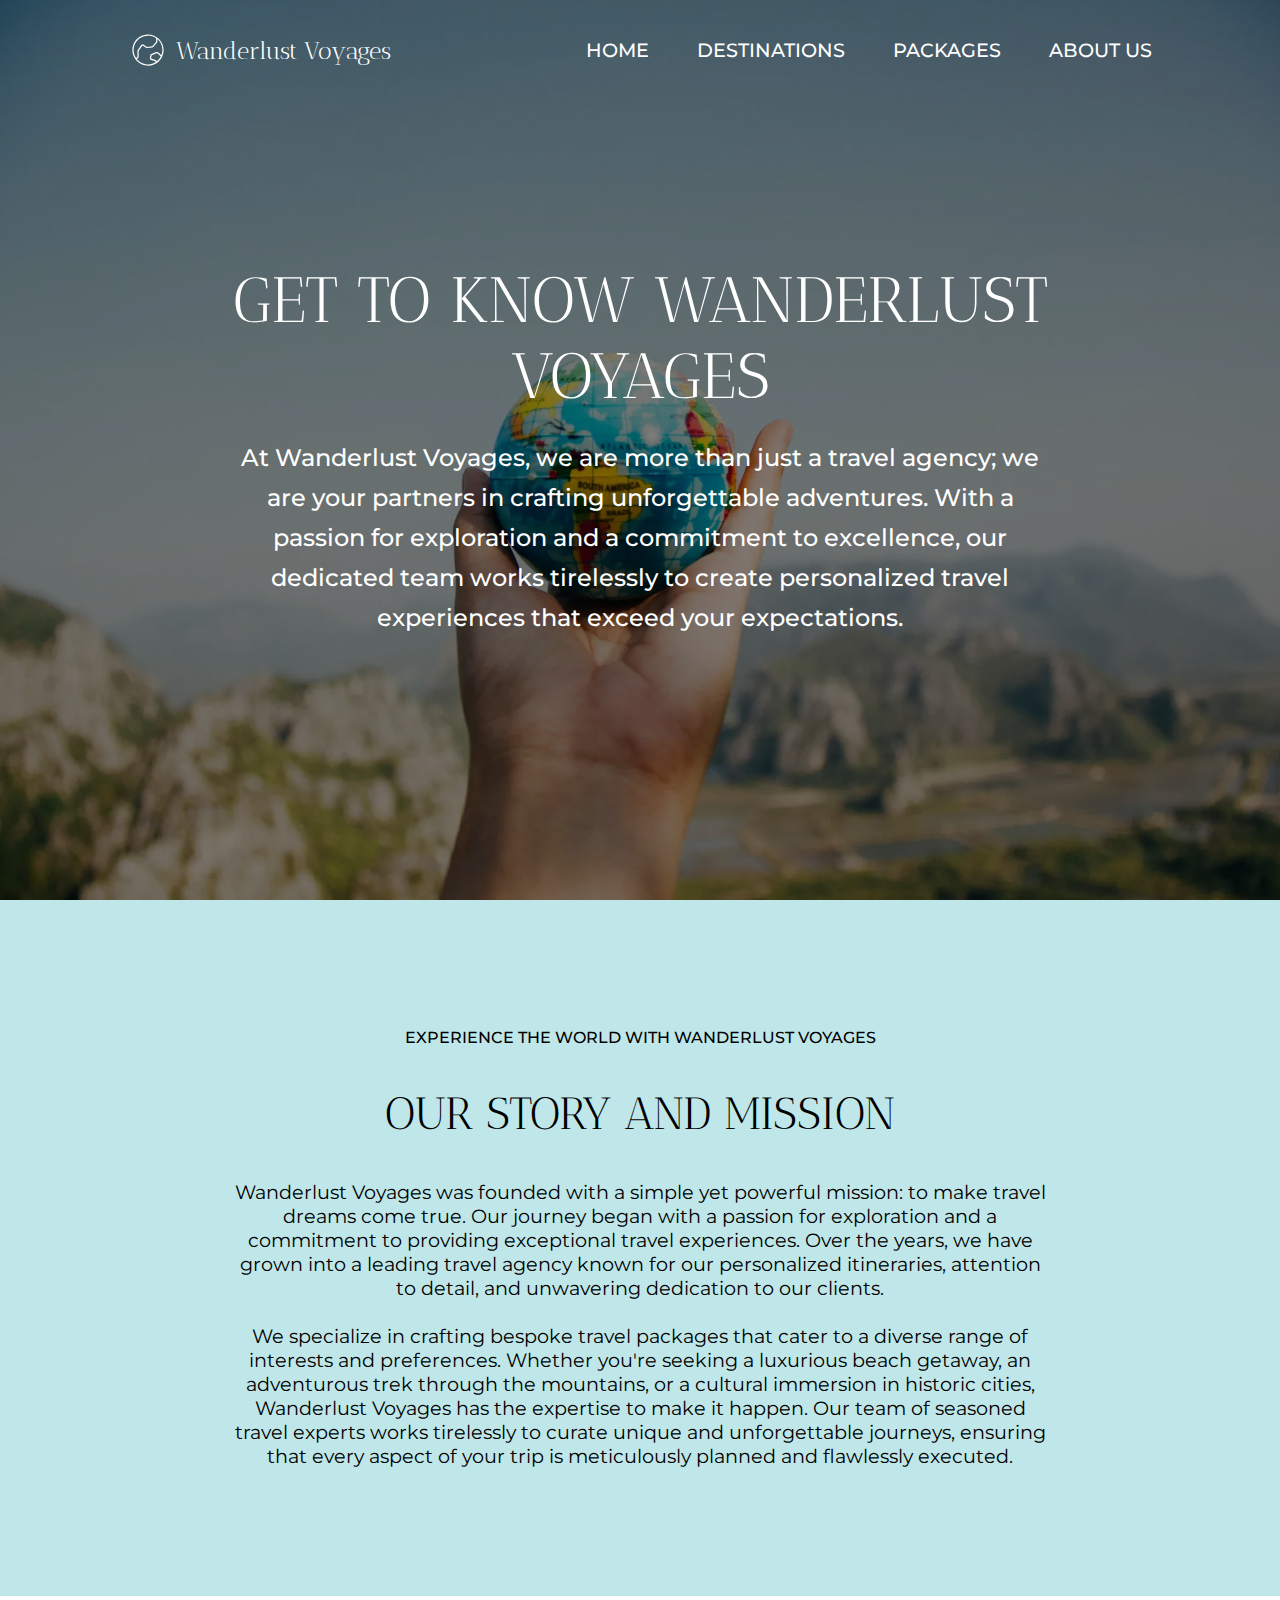
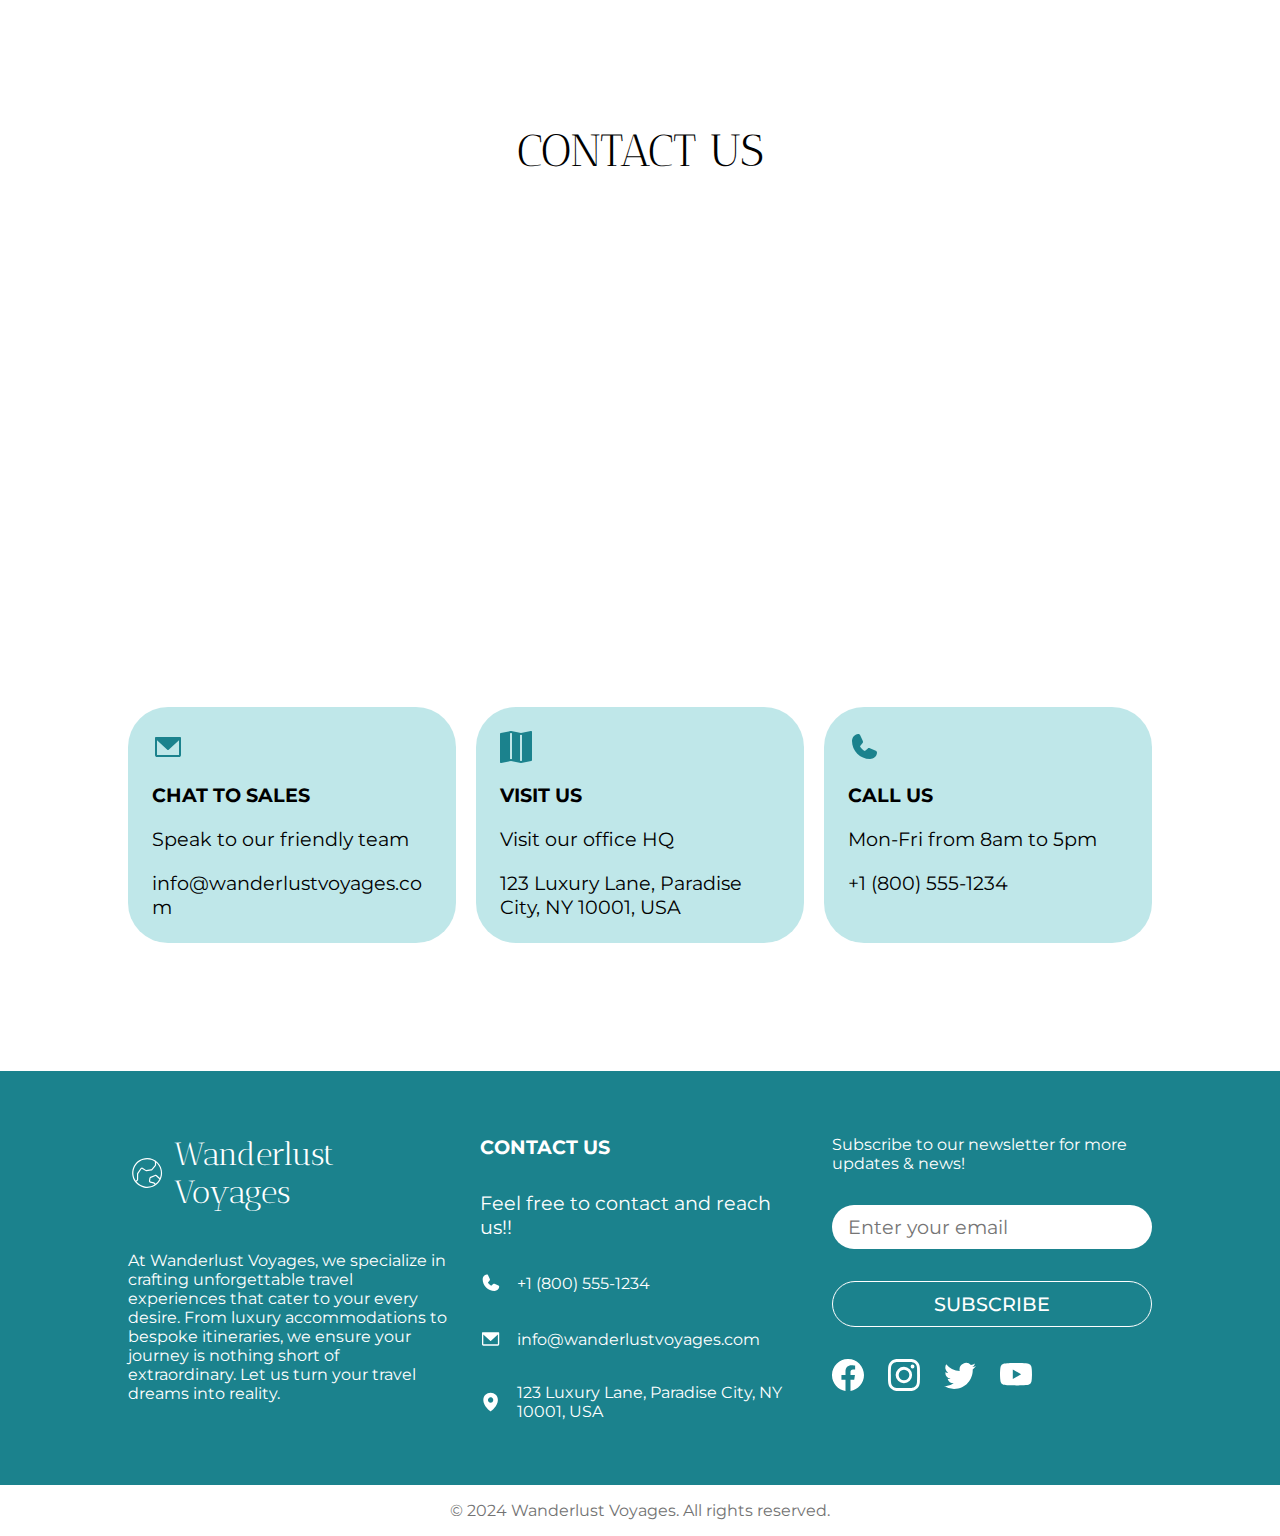
<file: about.html>
<!DOCTYPE html>
<html lang="en">
<head>
    <meta charset="UTF-8">
    <meta name="viewport" content="width=device-width, initial-scale=1.0">

    <!-- Para mejorar el SEO de la página y renderizarla en diferentes dispositivos y navegadores, crée metatags en la página metatags.io -->
    <!-- Meta Tags Generated with https://metatags.io -->
    
    <!-- Primary Meta Tags -->
    <title>About Us | Wanderlust Voyages</title>
    <meta name="title" content="About Us | Wanderlust Voyages" >
    <meta name="description" content="Learn more about Wanderlust Voyages, your premier travel partner. Discover our mission, values, and the dedicated team committed to crafting unforgettable travel experiences tailored to your desires." >

    <!-- Open Graph / Facebook -->
    <meta property="og:type" content="website" >
    <meta property="og:url" content="https://metatags.io/" >
    <meta property="og:title" content="About Us | Wanderlust Voyages" >
    <meta property="og:description" content="Learn more about Wanderlust Voyages, your premier travel partner. Discover our mission, values, and the dedicated team committed to crafting unforgettable travel experiences tailored to your desires." >
    <meta property="og:image" content="https://metatags.io/images/meta-tags.png" >

    <!-- Twitter -->
    <meta property="twitter:card" content="summary_large_image" >
    <meta property="twitter:url" content="https://metatags.io/" >
    <meta property="twitter:title" content="About Us | Wanderlust Voyages" >
    <meta property="twitter:description" content="Learn more about Wanderlust Voyages, your premier travel partner. Discover our mission, values, and the dedicated team committed to crafting unforgettable travel experiences tailored to your desires." >
    <meta property="twitter:image" content="https://metatags.io/images/meta-tags.png" >

    <!-- Enlaces a hojas de estilo CSS -->
    <link rel="stylesheet" href="css/reset.css">
    <link rel="stylesheet" href="css/general.css">
    <link rel="stylesheet" href="css/about.css">

    <!-- ENLACES A ARCHIVOS JAVASCRIPT -->
    <!-- Utilizamos el atributo "defer" para permitir que la página HTML se cargue completamente antes de ejecutar Javascript -->
    <script src="js/hamburger_menu.js" defer></script>

    <!-- Para mejorar el rendimiento de la página le añadi el preload de las tipografías -->
    <!-- Nota: Al final no usé estos "preloads" porque estaba en conflicto con "font-display: swap" que usé en "@font-face" en CSS -->

    <!-- <link rel="preload" href="Assets/Fonts/Antic_Didone/antic-didone-v16-latin-regular.woff2" as="font" type="font/woff2" crossorigin="anonymous">
    <link rel="preload" href="Assets/Fonts/Montserrat/montserrat-v26-latin-regular.woff2" as="font" type="font/woff2" crossorigin="anonymous">
    <link rel="preload" href="Assets/Fonts/Montserrat/montserrat-v26-latin-500.woff2" as="font" type="font/woff2" crossorigin="anonymous">
    <link rel="preload" href="Assets/Fonts/Montserrat/montserrat-v26-latin-600.woff2" as="font" type="font/woff2" crossorigin="anonymous">
    <link rel="preload" href="Assets/Fonts/Montserrat/montserrat-v26-latin-700.woff2" as="font" type="font/woff2" crossorigin="anonymous"> -->

</head>
<body>


<!-- Metodología usada para este proyecto: SUITCSS -->

<!-- Estructura de la página about.html:
        - HEADER
        - HERO SECTION
        - ABOUT US SECTION
        - CONTACT US SECTION
        - FOOTER -->

<!-- Ver la hoja de estilo general.css donde se encuentran las Custom Properties y estilos de elementos que se reutilizan en todas las páginas-->



    <!-- HEADER -->

    <header class="Header">
        <div class="Header-div">
            <!-- Tenemos dos tipos de enlaces en el Header que tendrán diferentes propiedades así que usé modificadores para diferenciarlos.
            Tenemos "Header-a(modificador)home" y "Header-a(modificador)nav" -->
            <a href="index.html" class="Header-a Header-a--home" title="Home">

                <svg width="40" height="40" viewBox="0 0 40 40" fill="none" xmlns="http://www.w3.org/2000/svg" class="Header-svg">
                    <g id="GlobeHemisphereEast">
                    <path id="Vector" d="M20 4.375C16.9097 4.375 13.8887 5.29139 11.3192 7.00829C8.7497 8.72518 6.74701 11.1655 5.56439 14.0206C4.38177 16.8757 4.07234 20.0173 4.67524 23.0483C5.27813 26.0792 6.76627 28.8633 8.95146 31.0485C11.1367 33.2337 13.9208 34.7219 16.9517 35.3248C19.9827 35.9277 23.1243 35.6182 25.9794 34.4356C28.8345 33.253 31.2748 31.2503 32.9917 28.6808C34.7086 26.1113 35.625 23.0903 35.625 20C35.6205 15.8574 33.9728 11.8858 31.0435 8.95648C28.1143 6.02721 24.1426 4.37955 20 4.375ZM20 5.625C22.9017 5.62194 25.7356 6.50209 28.125 8.14844V11.5625C28.1237 11.7128 28.0682 11.8576 27.9688 11.9703L24.5047 15.9953C24.4051 16.1107 24.2667 16.1857 24.1156 16.2063L19.2031 16.875C19.0442 16.8976 18.8827 16.8572 18.7531 16.7625L18.7281 16.7453L15.6453 14.7219C15.4409 14.5765 15.2095 14.4737 14.9647 14.4194C14.7198 14.3651 14.4666 14.3605 14.22 14.4058C13.9733 14.4511 13.7383 14.5454 13.5287 14.6832C13.3192 14.8209 13.1394 14.9993 13 15.2078L9.71876 20.0984C9.51534 20.4039 9.40663 20.7627 9.40626 21.1297L9.37501 26.7906C9.37473 26.8938 9.3489 26.9954 9.29983 27.0862C9.25075 27.1769 9.17995 27.2542 9.09376 27.3109L8.05469 27.9922C6.60722 25.8282 5.77461 23.3117 5.64576 20.7114C5.51692 18.1111 6.09667 15.5247 7.32313 13.2282C8.54958 10.9317 10.3767 9.01136 12.6094 7.67227C14.8421 6.33317 17.3965 5.62557 20 5.625ZM8.80001 29L9.78282 28.3547C10.0419 28.1844 10.2547 27.9526 10.4023 27.6799C10.5498 27.4072 10.6274 27.1022 10.6281 26.7922L10.6609 21.1313C10.6614 21.0089 10.6978 20.8894 10.7656 20.7875L14.0391 15.8969C14.086 15.8272 14.1465 15.7678 14.2169 15.722C14.2873 15.6763 14.3662 15.6452 14.4489 15.6306C14.5315 15.616 14.6163 15.6182 14.6981 15.6371C14.7799 15.656 14.8571 15.6912 14.925 15.7406L14.9484 15.7578L18.0328 17.775C18.4207 18.0506 18.8988 18.1685 19.3703 18.1047L24.2875 17.4391C24.7421 17.3779 25.1584 17.1522 25.4578 16.8047L28.9219 12.7828C29.2138 12.4432 29.3745 12.0103 29.375 11.5625V9.11094C31.6436 11.0602 33.247 13.6692 33.9613 16.5738C34.6756 19.4783 34.4652 22.5333 33.3594 25.3125L30.1453 22.3719C29.8818 22.1312 29.5552 21.9708 29.2037 21.9093C28.8522 21.8479 28.4904 21.888 28.1609 22.025L23.4031 24.0031C23.1045 24.1281 22.8431 24.3279 22.6442 24.5832C22.4452 24.8385 22.3154 25.1408 22.2672 25.4609L21.8953 27.9906C21.8298 28.4473 21.935 28.912 22.1907 29.296C22.4464 29.68 22.8347 29.9562 23.2813 30.0719L26.6328 30.9516C26.7397 30.9777 26.8378 31.0316 26.9172 31.1078L27.8453 32.0453C24.8597 33.9941 21.2555 34.7618 17.7348 34.1989C14.2142 33.6359 11.0291 31.7826 8.80001 29ZM28.8672 31.3062L27.7953 30.2312C27.56 29.9955 27.266 29.8267 26.9438 29.7422L23.5938 28.8625C23.4433 28.8253 23.3121 28.7336 23.2255 28.6051C23.1389 28.4766 23.1031 28.3206 23.125 28.1672L23.4984 25.6359C23.5142 25.5292 23.5573 25.4283 23.6235 25.3432C23.6898 25.258 23.777 25.1915 23.8766 25.15L28.6344 23.1734C28.7443 23.1276 28.8651 23.1141 28.9825 23.1345C29.0999 23.155 29.209 23.2086 29.2969 23.2891L32.8125 26.5031C31.8616 28.3715 30.5153 30.0105 28.8672 31.3062Z" fill="white"/>
                    </g>
                </svg>

                <h1 class="Header-h1">Wanderlust Voyages</h1>
            </a>
        </div>

        <!-- Aquí es un button porque activa Javascript -->
        <button class="Header-button" title="responsive menu">
            <svg xmlns="http://www.w3.org/2000/svg" width="16" height="16" fill="currentColor" class="Header-hamburger" viewBox="0 0 16 16">
                <path fill-rule="evenodd" d="M2.5 12a.5.5 0 0 1 .5-.5h10a.5.5 0 0 1 0 1H3a.5.5 0 0 1-.5-.5m0-4a.5.5 0 0 1 .5-.5h10a.5.5 0 0 1 0 1H3a.5.5 0 0 1-.5-.5m0-4a.5.5 0 0 1 .5-.5h10a.5.5 0 0 1 0 1H3a.5.5 0 0 1-.5-.5"/>
              </svg>
        </button>

        <nav class="Header-nav">
            <ul class="Header-ul">
                <li class="Header-li">
                    <a href="index.html" class="Header-a Header-a--nav" title="Home">Home</a>
                </li>
                <li class="Header-li">
                    <a href="destinations.html" class="Header-a Header-a--nav" title="Destinations">Destinations</a>
                </li>
                <li class="Header-li">
                    <a href="packages.html" class="Header-a Header-a--nav" title="Packages">Packages</a>
                </li>
                <li class="Header-li">
                    <a href="about.html" class="Header-a Header-a--nav" title="About Us">About Us</a>
                </li>
            </ul>
        </nav>
    </header>


    <!-- MAIN -->

        <!-- HERO SECTION -->

        <section class="Main-sectionHero">
            <div class="Main-wrapper">
                <h2 class="Main-h2">Get to Know Wanderlust Voyages</h2>
                <p class="Main-p Main-p--hero">At Wanderlust Voyages, we are more than just a travel agency; we are your partners in crafting unforgettable adventures. With a passion for exploration and a commitment to excellence, our dedicated team works tirelessly to create personalized travel experiences that exceed your expectations.  </p>
            </div>
            <picture class="Main-pictureHero">
                <source srcset="assets/images/jpg/about_us_page/about_us_1500x1000.jpg" type="image/jpeg" media="(max-width:1024px)">
                <source srcset="assets/images/webp/about_us_page/about_us_1500x1000.webp" type="image/webp" media="(max-width:1024px)">
                <source srcset="assets/images/jpg/about_us_page/about_us_2000x1333.jpg" type="image/jpeg" media="(min-width:1600px)">
                <source srcset="assets/images/webp/about_us_page/about_us_2000x1333.webp" type="image/webp" media="(min-width:1600px)">
                <!-- Esta imagen en concreto no tiene loading lazy porque es la primera que aparece al abrir la pagina web -->
                <img src="assets/images/webp/about_us_page/about_us_2000x1333.webp" alt="Person holding a globe in their hand" class="Main-imgHero">
            </picture>
            <!-- Añadi este "overlay" para hacer la imagen más oscura porque el texto no era muy legible -->
            <div class="Main-overlay"></div>
        </section>

        <!-- ABOUT US SECTION -->

        <section class="Main-sectionAboutUs">
            <div class="Main-sectionWrapper">
                <h3 class="Main-h3 Main-h3--black">Experience the World with Wanderlust Voyages</h3>
                <h4 class="Main-h4">Our Story and Mission</h4>
                <p class="Main-p Main-p--section">Wanderlust Voyages was founded with a simple yet powerful mission: to make travel dreams come true. 
                    Our journey began with a passion for exploration and a commitment to providing exceptional travel experiences. Over the years, we 
                    have grown into a leading travel agency known for our personalized itineraries, attention to detail, and unwavering dedication to 
                    our clients. <br><br> We specialize in crafting bespoke travel packages that cater to a diverse range of interests and preferences. Whether 
                    you're seeking a luxurious beach getaway, an adventurous trek through the mountains, or a cultural immersion in historic cities, 
                    Wanderlust Voyages has the expertise to make it happen. Our team of seasoned travel experts works tirelessly to curate unique and 
                    unforgettable journeys, ensuring that every aspect of your trip is meticulously planned and flawlessly executed. </p>
            </div>
        </section>

        <!-- CONTACT US SECTION -->
        <section class="Main-sectionContactUs">

            <h4 class="Main-h4">Contact Us</h4>

            <div class="Main-mapContainer">
                <iframe src="https://www.google.com/maps/embed?pb=!1m18!1m12!1m3!1d3036.9742286168043!2d-3.708165388616443!3d40.43156955461725!2m3!1f0!2f0!3f0!3m2!1i1024!2i768!4f13.1!3m3!1m2!1s0xd4228605f560a2d%3A0x48fd98922227ee73!2sC.%20de%20Rodr%C3%ADguez%20San%20Pedro%2C%202%2C%20Chamber%C3%AD%2C%2028015%20Madrid%2C%20Espanha!5e0!3m2!1spt-PT!2spt!4v1721222136610!5m2!1spt-PT!2spt" width="1000" height="450" style="border:0;" allowfullscreen="" loading="lazy" referrerpolicy="no-referrer-when-downgrade" class="Main-iframe" title="Location of Wanderlust Voyages travel agency on Google Maps"></iframe>
            </div>

            <div class="Main-gridContainer">
                <!-- CARD CHAT TO SALES -->
                <div class="Main-card">
                    <svg xmlns="http://www.w3.org/2000/svg" width="28" height="28" viewBox="0 0 28 28" fill="none" class="Main-cardIcon">
                        <path d="M24.5 5.25H3.5C3.26794 5.25 3.04538 5.34219 2.88128 5.50628C2.71719 5.67038 2.625 5.89294 2.625 6.125V21C2.625 21.4641 2.80937 21.9092 3.13756 22.2374C3.46575 22.5656 3.91087 22.75 4.375 22.75H23.625C24.0891 22.75 24.5342 22.5656 24.8624 22.2374C25.1906 21.9092 25.375 21.4641 25.375 21V6.125C25.375 5.89294 25.2828 5.67038 25.1187 5.50628C24.9546 5.34219 24.7321 5.25 24.5 5.25ZM23.625 21H4.375V8.11453L13.4083 16.3953C13.5697 16.5435 13.7809 16.6257 14 16.6257C14.2191 16.6257 14.4303 16.5435 14.5917 16.3953L23.625 8.11453V21Z" fill="#1B828D"/>
                      </svg>
                    <h5 class="Main-h5About">Chat to Sales</h5>
                    <p class="Main-p Main-p--left">Speak to our friendly team</p>
                    <p class="Main-p Main-p--left">info@wanderlustvoyages.com</p>
                </div>
                <!-- CARD VISIT US -->
                <div class="Main-card">
                    <svg xmlns="http://www.w3.org/2000/svg" width="16" height="16" fill="none" viewBox="0 0 16 16" class="Main-cardIcon">
                        <path fill-rule="evenodd" d="M16 .5a.5.5 0 0 0-.598-.49L10.5.99 5.598.01a.5.5 0 0 0-.196 0l-5 1A.5.5 0 0 0 0 1.5v14a.5.5 0 0 0 .598.49l4.902-.98 4.902.98a.5.5 0 0 0 .196 0l5-1A.5.5 0 0 0 16 14.5zM5 14.09V1.11l.5-.1.5.1v12.98l-.402-.08a.5.5 0 0 0-.196 0zm5 .8V1.91l.402.08a.5.5 0 0 0 .196 0L11 1.91v12.98l-.5.1z" fill="#1B828D"/>
                      </svg>
                    <h5 class="Main-h5About">Visit us</h5>
                    <p class="Main-p Main-p--left">Visit our office HQ</p>
                    <p class="Main-p Main-p--left">123 Luxury Lane, Paradise City, NY 10001, USA</p>
                </div>
                <!-- CARD CALL US -->
                <div class="Main-card Main-card--callUs">
                    <svg xmlns="http://www.w3.org/2000/svg" width="28" height="28" viewBox="0 0 28 28" fill="none" class="Main-cardIcon">
                        <path d="M25.3619 19.1492C25.1669 20.6312 24.439 21.9916 23.3143 22.9763C22.1895 23.9609 20.7448 24.5025 19.25 24.4998C10.5656 24.4998 3.50001 17.4342 3.50001 8.74978C3.49733 7.25494 4.03889 5.81024 5.02353 4.68551C6.00817 3.56078 7.36857 2.83293 8.85063 2.6379C9.22541 2.59214 9.60494 2.66882 9.93256 2.85648C10.2602 3.04414 10.5183 3.33272 10.6684 3.67915L12.9784 8.83618V8.84931C13.0934 9.11449 13.1409 9.40402 13.1166 9.69202C13.0924 9.98002 12.9972 10.2575 12.8395 10.4998C12.8199 10.5293 12.7991 10.5567 12.7772 10.584L10.5 13.2834C11.3192 14.9481 13.0605 16.674 14.747 17.4954L17.4092 15.2302C17.4354 15.2083 17.4628 15.1878 17.4913 15.169C17.7333 15.0076 18.0118 14.909 18.3015 14.8823C18.5912 14.8555 18.883 14.9015 19.1505 15.0159L19.1647 15.0224L24.3174 17.3313C24.6644 17.4809 24.9537 17.7388 25.142 18.0665C25.3302 18.3942 25.4074 18.774 25.3619 19.1492Z" fill="#1B828D"/>
                      </svg>
                    <h5 class="Main-h5About">Call us</h5>
                    <p class="Main-p Main-p--left">Mon-Fri from 8am to 5pm</p>
                    <p class="Main-p Main-p--left">+1 (800) 555-1234</p>
                </div>
            </div>
        </section>
        


    <!-- FOOTER -->

    <footer class="Footer">

        <div class="Footer-wanderlust">
            <div class="Footer-logo">
                <svg xmlns="http://www.w3.org/2000/svg" width="48" height="48" viewBox="0 0 48 48" fill="none" class="Footer-world">
                    <path d="M24 5.25C20.2916 5.25 16.6665 6.34967 13.5831 8.40994C10.4996 10.4702 8.09641 13.3986 6.67727 16.8247C5.25812 20.2508 4.88681 24.0208 5.61028 27.6579C6.33376 31.2951 8.11952 34.636 10.7418 37.2583C13.364 39.8805 16.7049 41.6662 20.3421 42.3897C23.9792 43.1132 27.7492 42.7419 31.1753 41.3227C34.6014 39.9036 37.5298 37.5004 39.5901 34.4169C41.6503 31.3335 42.75 27.7084 42.75 24C42.7445 19.0289 40.7674 14.2629 37.2522 10.7478C33.7371 7.23265 28.9711 5.25546 24 5.25ZM24 6.75C27.482 6.74633 30.8827 7.8025 33.75 9.77813V13.875C33.7484 14.0554 33.6818 14.2291 33.5625 14.3644L29.4056 19.1944C29.2861 19.3329 29.12 19.4229 28.9388 19.4475L23.0438 20.25C22.853 20.2771 22.6593 20.2287 22.5038 20.115L22.4738 20.0944L18.7744 17.6663C18.5291 17.4919 18.2514 17.3684 17.9576 17.3033C17.6638 17.2381 17.3599 17.2326 17.064 17.2869C16.768 17.3413 16.4859 17.4545 16.2345 17.6198C15.983 17.7851 15.7673 17.9992 15.6 18.2494L11.6625 24.1181C11.4184 24.4847 11.288 24.9152 11.2875 25.3556L11.25 32.1488C11.2497 32.2726 11.2187 32.3944 11.1598 32.5034C11.1009 32.6123 11.0159 32.705 10.9125 32.7731L9.66563 33.5906C7.92866 30.9938 6.92953 27.974 6.77492 24.8537C6.6203 21.7334 7.31601 18.6296 8.78775 15.8738C10.2595 13.118 12.452 10.8136 15.1313 9.20672C17.8105 7.59981 20.8758 6.75068 24 6.75ZM10.56 34.8L11.7394 34.0256C12.0503 33.8213 12.3057 33.5431 12.4827 33.2159C12.6597 32.8887 12.7529 32.5227 12.7538 32.1506L12.7931 25.3575C12.7937 25.2107 12.8374 25.0672 12.9188 24.945L16.8469 19.0763C16.9032 18.9927 16.9757 18.9213 17.0602 18.8664C17.1447 18.8115 17.2394 18.7742 17.3386 18.7567C17.4379 18.7392 17.5396 18.7419 17.6378 18.7646C17.7359 18.7873 17.8285 18.8295 17.91 18.8888L17.9381 18.9094L21.6394 21.33C22.1048 21.6607 22.6786 21.8022 23.2444 21.7256L29.145 20.9269C29.6905 20.8534 30.1901 20.5826 30.5494 20.1656L34.7063 15.3394C35.0566 14.9318 35.2495 14.4124 35.25 13.875V10.9331C37.9724 13.2723 39.8964 16.4031 40.7536 19.8885C41.6107 23.3739 41.3582 27.04 40.0313 30.375L36.1744 26.8462C35.8582 26.5575 35.4662 26.3649 35.0444 26.2912C34.6226 26.2174 34.1885 26.2656 33.7931 26.43L28.0838 28.8037C27.7254 28.9537 27.4118 29.1934 27.173 29.4999C26.9342 29.8063 26.7785 30.169 26.7206 30.5531L26.2744 33.5887C26.1958 34.1367 26.322 34.6944 26.6288 35.1552C26.9357 35.616 27.4016 35.9475 27.9375 36.0863L31.9594 37.1419C32.0877 37.1732 32.2054 37.2379 32.3006 37.3294L33.4144 38.4544C29.8316 40.793 25.5066 41.7142 21.2818 41.0387C17.057 40.3631 13.2349 38.1392 10.56 34.8ZM34.6406 37.5675L33.3544 36.2775C33.0719 35.9946 32.7192 35.792 32.3325 35.6906L28.3125 34.635C28.132 34.5904 27.9745 34.4803 27.8706 34.3261C27.7666 34.172 27.7237 33.9847 27.75 33.8006L28.1981 30.7631C28.217 30.635 28.2687 30.514 28.3482 30.4118C28.4277 30.3096 28.5323 30.2298 28.6519 30.18L34.3613 27.8081C34.4932 27.7531 34.6382 27.7369 34.779 27.7615C34.9199 27.786 35.0508 27.8504 35.1563 27.9469L39.375 31.8037C38.2339 34.0459 36.6184 36.0127 34.6406 37.5675Z" fill="white"/>
                  </svg>
                <h2 class="Footer-h2">Wanderlust Voyages</h2>
            </div>
            <p class="Footer-p">At Wanderlust Voyages, we specialize in crafting unforgettable travel experiences that cater to your every desire. From luxury accommodations to bespoke itineraries, we ensure your journey is nothing short of extraordinary. Let us turn your travel dreams into reality.</p>
        </div>

        <div class="Footer-contacts">
            <span class="Footer-contactUs">Contact Us</span>
            <span class="Footer-span">Feel free to contact and reach us!!</span>
            <div class="Footer-phone">
                <svg xmlns="http://www.w3.org/2000/svg" width="28" height="28" viewBox="0 0 28 28" fill="none" class="Footer-icon">
                    <path d="M25.3619 19.1492C25.1669 20.6312 24.439 21.9916 23.3143 22.9763C22.1895 23.9609 20.7448 24.5025 19.25 24.4998C10.5656 24.4998 3.50001 17.4342 3.50001 8.74978C3.49733 7.25494 4.03889 5.81024 5.02353 4.68551C6.00817 3.56078 7.36857 2.83293 8.85063 2.6379C9.22541 2.59214 9.60494 2.66882 9.93256 2.85648C10.2602 3.04414 10.5183 3.33272 10.6684 3.67915L12.9784 8.83618V8.84931C13.0934 9.11449 13.1409 9.40402 13.1166 9.69202C13.0924 9.98002 12.9972 10.2575 12.8395 10.4998C12.8199 10.5293 12.7991 10.5567 12.7772 10.584L10.5 13.2834C11.3192 14.9481 13.0605 16.674 14.747 17.4954L17.4092 15.2302C17.4354 15.2083 17.4628 15.1878 17.4913 15.169C17.7333 15.0076 18.0118 14.909 18.3015 14.8823C18.5912 14.8555 18.883 14.9015 19.1505 15.0159L19.1647 15.0224L24.3174 17.3313C24.6644 17.4809 24.9537 17.7388 25.142 18.0665C25.3302 18.3942 25.4074 18.774 25.3619 19.1492Z" fill="white"/>
                  </svg>
                  <span class="Footer-phoneNumber">+1 (800) 555-1234</span>
            </div>
            <div class="Footer-email">
                <svg xmlns="http://www.w3.org/2000/svg" width="28" height="28" viewBox="0 0 28 28" fill="none" class="Footer-icon">
                    <path d="M24.5 5.25H3.5C3.26794 5.25 3.04538 5.34219 2.88128 5.50628C2.71719 5.67038 2.625 5.89294 2.625 6.125V21C2.625 21.4641 2.80937 21.9092 3.13756 22.2374C3.46575 22.5656 3.91087 22.75 4.375 22.75H23.625C24.0891 22.75 24.5342 22.5656 24.8624 22.2374C25.1906 21.9092 25.375 21.4641 25.375 21V6.125C25.375 5.89294 25.2828 5.67038 25.1187 5.50628C24.9546 5.34219 24.7321 5.25 24.5 5.25ZM23.625 21H4.375V8.11453L13.4083 16.3953C13.5697 16.5435 13.7809 16.6257 14 16.6257C14.2191 16.6257 14.4303 16.5435 14.5917 16.3953L23.625 8.11453V21Z" fill="white"/>
                  </svg>
                <span class="Footer-emailAddress">info@wanderlustvoyages.com</span>
            </div>
            <div class="Footer-address">
                <svg xmlns="http://www.w3.org/2000/svg" width="28" height="28" viewBox="0 0 28 28" fill="none" class="Footer-icon">
                    <path d="M14 1.75C11.4482 1.75289 9.0017 2.76788 7.19729 4.57229C5.39288 6.37671 4.37789 8.82318 4.375 11.375C4.375 19.6109 13.125 25.8311 13.498 26.0914C13.6451 26.1945 13.8204 26.2498 14 26.2498C14.1796 26.2498 14.3549 26.1945 14.502 26.0914C14.875 25.8311 23.625 19.6109 23.625 11.375C23.6221 8.82318 22.6071 6.37671 20.8027 4.57229C18.9983 2.76788 16.5518 1.75289 14 1.75ZM14 7.875C14.6922 7.875 15.3689 8.08027 15.9445 8.46486C16.5201 8.84944 16.9687 9.39607 17.2336 10.0356C17.4985 10.6751 17.5678 11.3789 17.4327 12.0578C17.2977 12.7367 16.9644 13.3604 16.4749 13.8499C15.9854 14.3394 15.3617 14.6727 14.6828 14.8077C14.0039 14.9428 13.3001 14.8735 12.6606 14.6086C12.0211 14.3437 11.4744 13.8951 11.0899 13.3195C10.7053 12.7439 10.5 12.0672 10.5 11.375C10.5 10.4467 10.8687 9.5565 11.5251 8.90013C12.1815 8.24375 13.0717 7.875 14 7.875Z" fill="white"/>
                  </svg>
                <address class="Footer-direction">123 Luxury Lane, Paradise City, NY 10001, USA</address>
            </div>
        </div>
        <div class="Footer-subscribe">
            <span class="Footer-spanSubscribe">Subscribe to our newsletter for more updates & news!</span>

            <!-- FORMULARIO -->
            <form action="#" method="get" class="Footer-form">
                <label for="email" class="Footer-formLabel">Email</label>
                <input type="email" name="email" placeholder="Enter your email" required class="Footer-input" id="email">
            </form>

            <!-- Como se trata de un formulario, el elemento siguiente es un button de tipo submit, aún que este "button" 
            no nos lleva a ninguna parte -->
            <button type="submit" class="Footer-button" title="submit form">Subscribe</button>

            <div class="Footer-social">

                <!-- Aqui tenemos enlaces externos así que tienen target="_blank" para que el enlace se abra en otra pestaña
                 y el atributo rel"noreferrer" por razones de seguridad y privacidad -->
                <a href="https://es-la.facebook.com/" class="Footer-a" target="_blank" rel="noreferrer" title="Follow us on Facebook">
                    <svg xmlns="http://www.w3.org/2000/svg" width="16" height="16" fill="currentColor" viewBox="0 0 16 16" class="Footer-svg">
                        <path d="M16 8.049c0-4.446-3.582-8.05-8-8.05C3.58 0-.002 3.603-.002 8.05c0 4.017 2.926 7.347 6.75 7.951v-5.625h-2.03V8.05H6.75V6.275c0-2.017 1.195-3.131 3.022-3.131.876 0 1.791.157 1.791.157v1.98h-1.009c-.993 0-1.303.621-1.303 1.258v1.51h2.218l-.354 2.326H9.25V16c3.824-.604 6.75-3.934 6.75-7.951"/>
                      </svg>
                </a>
                <a href="https://www.instagram.com/" class="Footer-a" target="_blank" rel="noreferrer" title="Follow us on Instagram">
                    <svg xmlns="http://www.w3.org/2000/svg" width="16" height="16" fill="currentColor" viewBox="0 0 16 16" class="Footer-svg">
                        <path d="M8 0C5.829 0 5.556.01 4.703.048 3.85.088 3.269.222 2.76.42a3.9 3.9 0 0 0-1.417.923A3.9 3.9 0 0 0 .42 2.76C.222 3.268.087 3.85.048 4.7.01 5.555 0 5.827 0 8.001c0 2.172.01 2.444.048 3.297.04.852.174 1.433.372 1.942.205.526.478.972.923 1.417.444.445.89.719 1.416.923.51.198 1.09.333 1.942.372C5.555 15.99 5.827 16 8 16s2.444-.01 3.298-.048c.851-.04 1.434-.174 1.943-.372a3.9 3.9 0 0 0 1.416-.923c.445-.445.718-.891.923-1.417.197-.509.332-1.09.372-1.942C15.99 10.445 16 10.173 16 8s-.01-2.445-.048-3.299c-.04-.851-.175-1.433-.372-1.941a3.9 3.9 0 0 0-.923-1.417A3.9 3.9 0 0 0 13.24.42c-.51-.198-1.092-.333-1.943-.372C10.443.01 10.172 0 7.998 0zm-.717 1.442h.718c2.136 0 2.389.007 3.232.046.78.035 1.204.166 1.486.275.373.145.64.319.92.599s.453.546.598.92c.11.281.24.705.275 1.485.039.843.047 1.096.047 3.231s-.008 2.389-.047 3.232c-.035.78-.166 1.203-.275 1.485a2.5 2.5 0 0 1-.599.919c-.28.28-.546.453-.92.598-.28.11-.704.24-1.485.276-.843.038-1.096.047-3.232.047s-2.39-.009-3.233-.047c-.78-.036-1.203-.166-1.485-.276a2.5 2.5 0 0 1-.92-.598 2.5 2.5 0 0 1-.6-.92c-.109-.281-.24-.705-.275-1.485-.038-.843-.046-1.096-.046-3.233s.008-2.388.046-3.231c.036-.78.166-1.204.276-1.486.145-.373.319-.64.599-.92s.546-.453.92-.598c.282-.11.705-.24 1.485-.276.738-.034 1.024-.044 2.515-.045zm4.988 1.328a.96.96 0 1 0 0 1.92.96.96 0 0 0 0-1.92m-4.27 1.122a4.109 4.109 0 1 0 0 8.217 4.109 4.109 0 0 0 0-8.217m0 1.441a2.667 2.667 0 1 1 0 5.334 2.667 2.667 0 0 1 0-5.334"/>
                      </svg>
                </a>
                <a href="https://x.com/?lang=es" class="Footer-a" target="_blank" rel="noreferrer" title="Follow us on Twitter">
                    <svg xmlns="http://www.w3.org/2000/svg" width="16" height="16" fill="currentColor" viewBox="0 0 16 16" class="Footer-svg">
                        <path d="M5.026 15c6.038 0 9.341-5.003 9.341-9.334q.002-.211-.006-.422A6.7 6.7 0 0 0 16 3.542a6.7 6.7 0 0 1-1.889.518 3.3 3.3 0 0 0 1.447-1.817 6.5 6.5 0 0 1-2.087.793A3.286 3.286 0 0 0 7.875 6.03a9.32 9.32 0 0 1-6.767-3.429 3.29 3.29 0 0 0 1.018 4.382A3.3 3.3 0 0 1 .64 6.575v.045a3.29 3.29 0 0 0 2.632 3.218 3.2 3.2 0 0 1-.865.115 3 3 0 0 1-.614-.057 3.28 3.28 0 0 0 3.067 2.277A6.6 6.6 0 0 1 .78 13.58a6 6 0 0 1-.78-.045A9.34 9.34 0 0 0 5.026 15"/>
                      </svg>
                </a>
                <a href="https://www.youtube.com/?app=desktop&hl=es" class="Footer-a" target="_blank" rel="noreferrer" title="Follow us on Youtube">
                    <svg xmlns="http://www.w3.org/2000/svg" width="16" height="16" fill="currentColor" viewBox="0 0 16 16" class="Footer-svg">
                        <path d="M8.051 1.999h.089c.822.003 4.987.033 6.11.335a2.01 2.01 0 0 1 1.415 1.42c.101.38.172.883.22 1.402l.01.104.022.26.008.104c.065.914.073 1.77.074 1.957v.075c-.001.194-.01 1.108-.082 2.06l-.008.105-.009.104c-.05.572-.124 1.14-.235 1.558a2.01 2.01 0 0 1-1.415 1.42c-1.16.312-5.569.334-6.18.335h-.142c-.309 0-1.587-.006-2.927-.052l-.17-.006-.087-.004-.171-.007-.171-.007c-1.11-.049-2.167-.128-2.654-.26a2.01 2.01 0 0 1-1.415-1.419c-.111-.417-.185-.986-.235-1.558L.09 9.82l-.008-.104A31 31 0 0 1 0 7.68v-.123c.002-.215.01-.958.064-1.778l.007-.103.003-.052.008-.104.022-.26.01-.104c.048-.519.119-1.023.22-1.402a2.01 2.01 0 0 1 1.415-1.42c.487-.13 1.544-.21 2.654-.26l.17-.007.172-.006.086-.003.171-.007A100 100 0 0 1 7.858 2zM6.4 5.209v4.818l4.157-2.408z"/>
                      </svg>
                </a>
            </div>
        </div>

    </footer>

    <div class="Copyright">© 2024 Wanderlust Voyages. All rights reserved.</div>


 
    
</body>
</html>
</file>
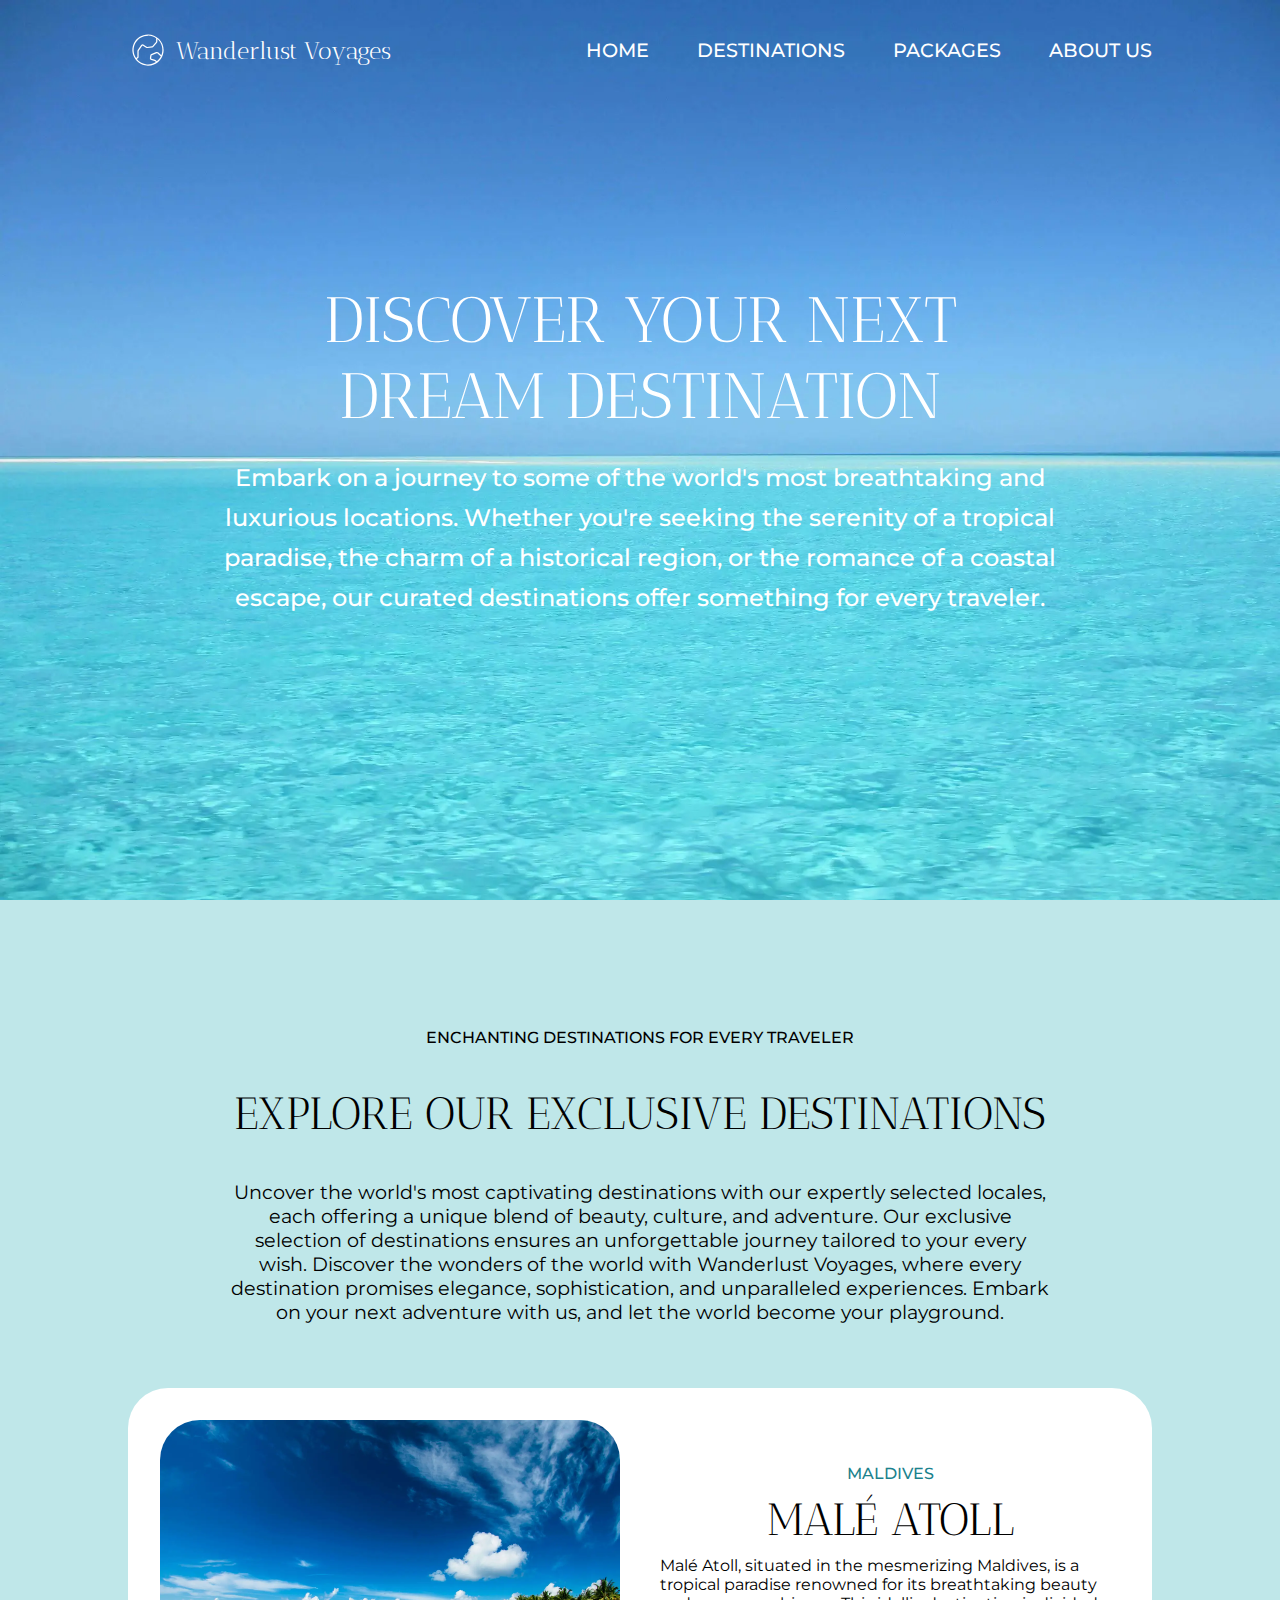
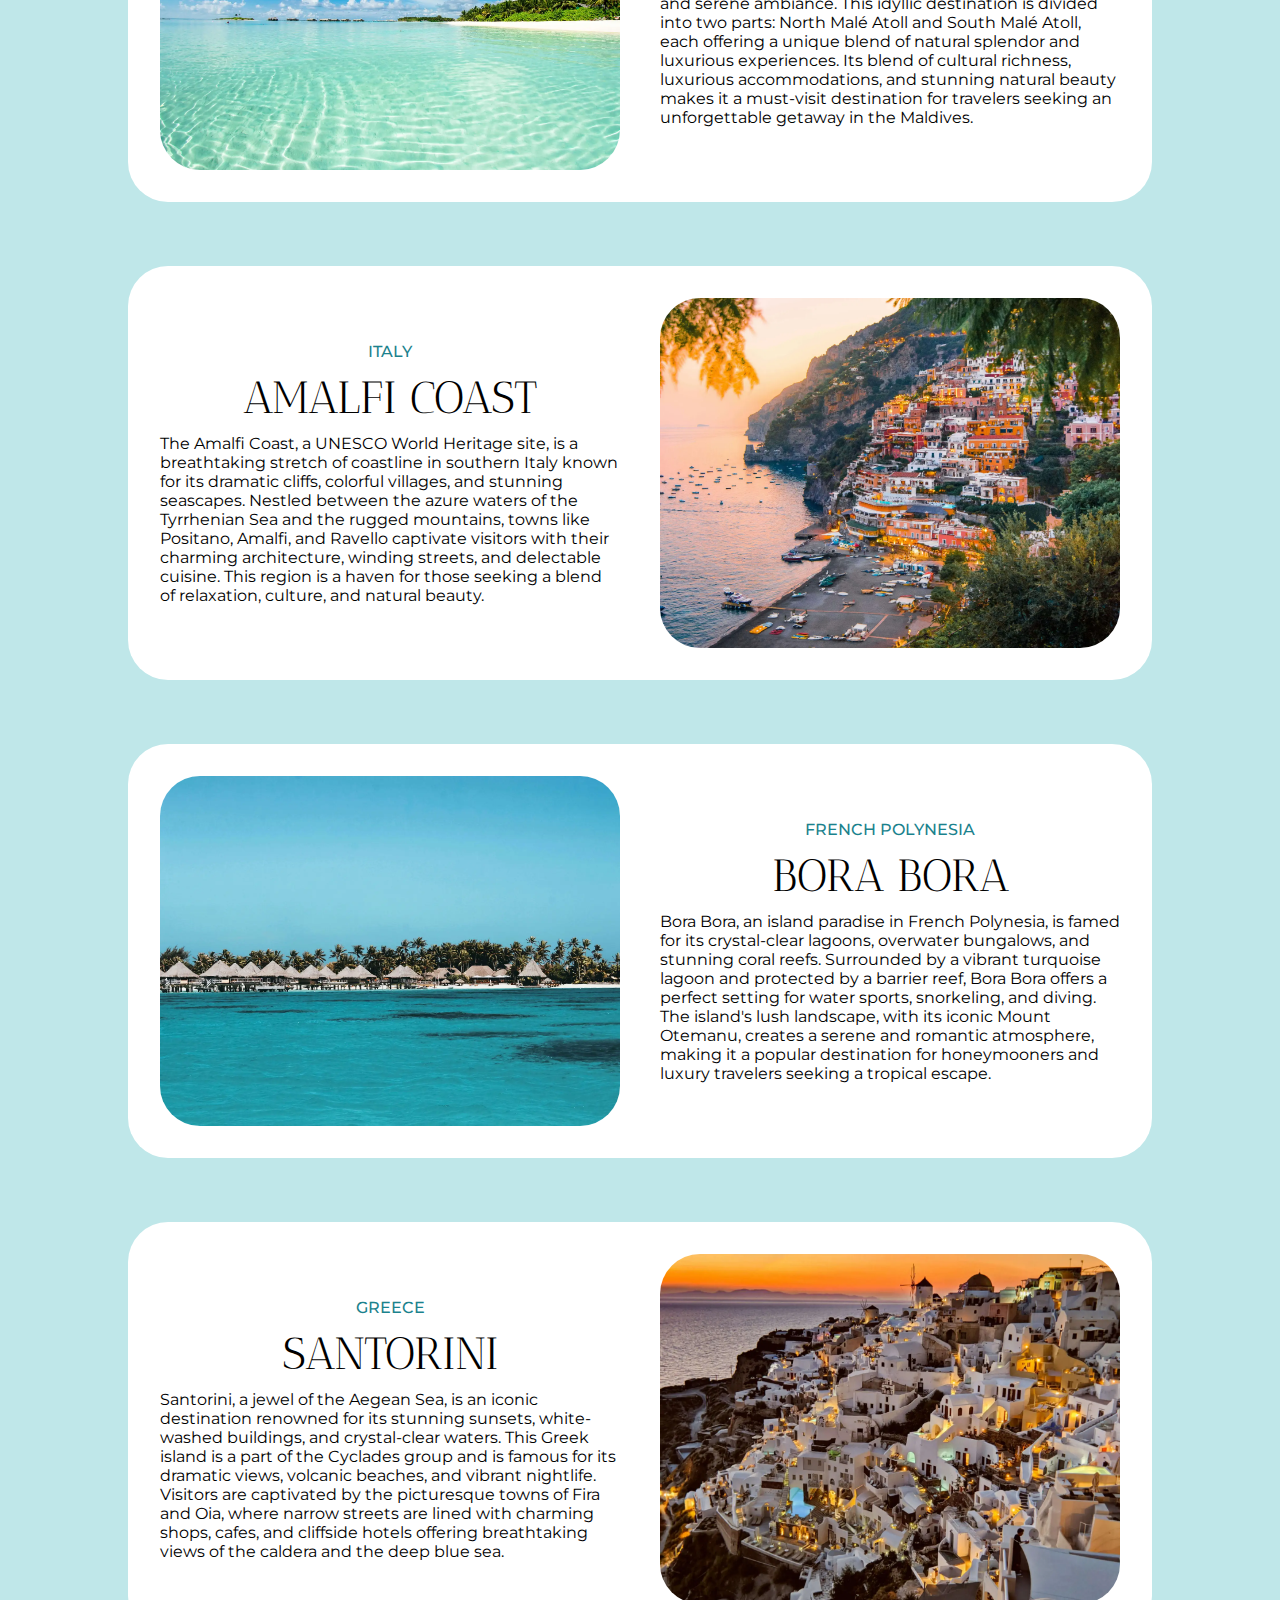
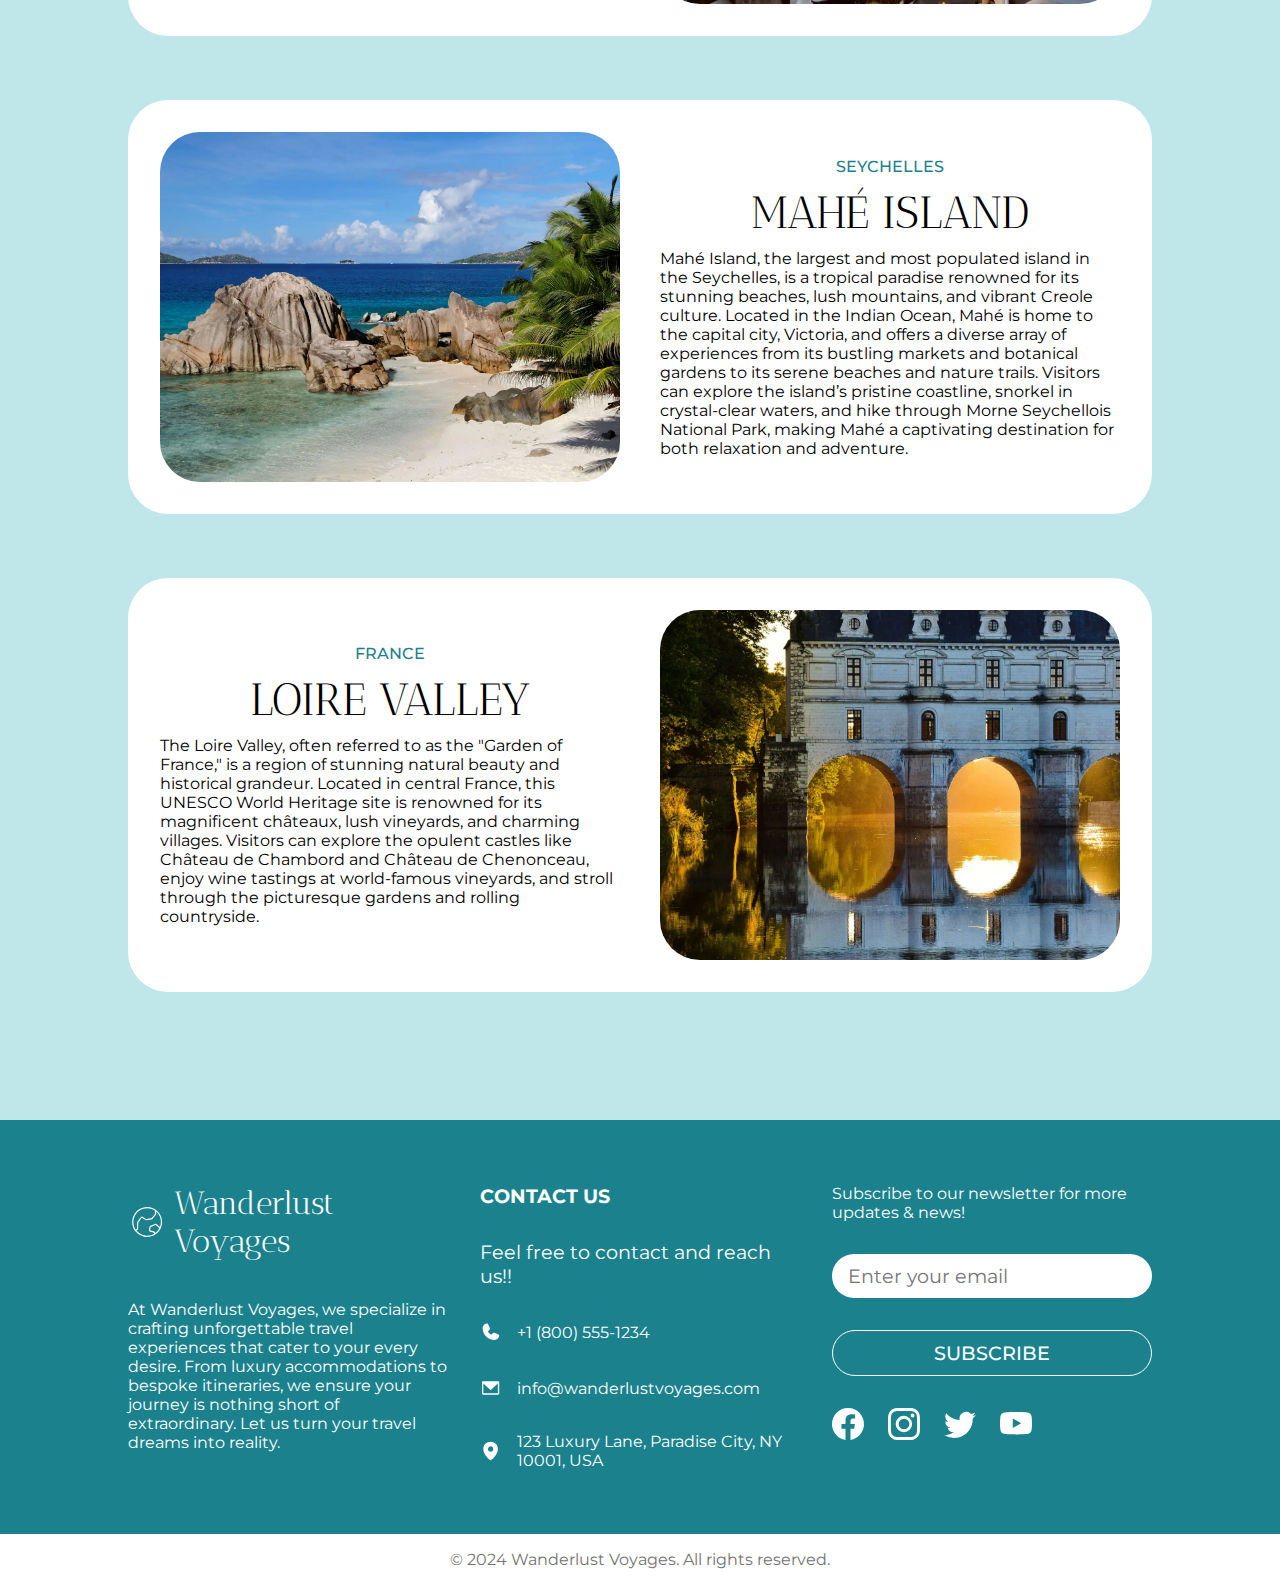
<file: destinations.html>
<!DOCTYPE html>
<html lang="en">
<head>
    <meta charset="UTF-8">
    <meta name="viewport" content="width=device-width, initial-scale=1.0">

    <!-- Para mejorar el SEO de la página y renderizarla en diferentes dispositivos y navegadores, crée metatags en la página metatags.io -->
    <!-- Meta Tags Generated with https://metatags.io -->
    
    <!-- Primary Meta Tags -->
    <title>Explore Top Luxury Travel Destinations</title>
    <meta name="title" content="Explore Top Luxury Travel Destinations" >
    <meta name="description" content="Discover the world's most exquisite travel destinations with Paradise Escapes. From the azure waters of Bora Bora to the scenic cliffs of the Amalfi Coast, explore the best in luxury travel." >

    <!-- Open Graph / Facebook -->
    <meta property="og:type" content="website" >
    <meta property="og:url" content="https://metatags.io/" >
    <meta property="og:title" content="Explore Top Luxury Travel Destinations" >
    <meta property="og:description" content="Discover the world's most exquisite travel destinations with Paradise Escapes. From the azure waters of Bora Bora to the scenic cliffs of the Amalfi Coast, explore the best in luxury travel." >
    <meta property="og:image" content="https://metatags.io/images/meta-tags.png" >

    <!-- Twitter -->
    <meta property="twitter:card" content="summary_large_image" >
    <meta property="twitter:url" content="https://metatags.io/" >
    <meta property="twitter:title" content="Explore Top Luxury Travel Destinations" >
    <meta property="twitter:description" content="Discover the world's most exquisite travel destinations with Paradise Escapes. From the azure waters of Bora Bora to the scenic cliffs of the Amalfi Coast, explore the best in luxury travel." >
    <meta property="twitter:image" content="https://metatags.io/images/meta-tags.png" >

    <!-- Enlaces a hojas de estilo CSS -->
    <link rel="stylesheet" href="css/reset.css">
    <link rel="stylesheet" href="css/general.css">
    <link rel="stylesheet" href="css/destinations.css">

    <!-- ENLACES A ARCHIVOS JAVASCRIPT -->
    <!-- Utilizamos el atributo "defer" para permitir que la página HTML se cargue completamente antes de ejecutar Javascript -->
    <script src="js/hamburger_menu.js" defer></script>
    
    <!-- Para mejorar el rendimiento de la página le añadi el preload de las tipografías -->
    <!-- Nota: Al final no usé estos "preloads" porque estaba en conflicto con "font-display: swap" que usé en "@font-face" en CSS -->

    <!-- <link rel="preload" href="Assets/Fonts/Antic_Didone/antic-didone-v16-latin-regular.woff2" as="font" type="font/woff2" crossorigin="anonymous">
    <link rel="preload" href="Assets/Fonts/Montserrat/montserrat-v26-latin-regular.woff2" as="font" type="font/woff2" crossorigin="anonymous">
    <link rel="preload" href="Assets/Fonts/Montserrat/montserrat-v26-latin-500.woff2" as="font" type="font/woff2" crossorigin="anonymous">
    <link rel="preload" href="Assets/Fonts/Montserrat/montserrat-v26-latin-600.woff2" as="font" type="font/woff2" crossorigin="anonymous">
    <link rel="preload" href="Assets/Fonts/Montserrat/montserrat-v26-latin-700.woff2" as="font" type="font/woff2" crossorigin="anonymous"> -->

</head>
<body>


<!-- Metodología usada para este proyecto: SUITCSS -->

<!-- Estructura de la página destinations.html:
        - HEADER
        - HERO SECTION
        - DESTINATIONS SECTION
        - FOOTER -->

<!-- Ver la hoja de estilo general.css donde se encuentran las Custom Properties y estilos de elementos que se reutilizan en todas las páginas-->

     

    <!-- HEADER -->

     <header class="Header">
        <div class="Header-div">
            <!-- Tenemos dos tipos de enlaces en el Header que tendrán diferentes propiedades así que usé modificadores para diferenciarlos.
            Tenemos "Header-a(modificador)home" y "Header-a(modificador)nav" -->
            <a href="index.html" class="Header-a Header-a--home" title="Home">

                <svg width="40" height="40" viewBox="0 0 40 40" fill="none" xmlns="http://www.w3.org/2000/svg" class="Header-svg">
                    <g id="GlobeHemisphereEast">
                    <path id="Vector" d="M20 4.375C16.9097 4.375 13.8887 5.29139 11.3192 7.00829C8.7497 8.72518 6.74701 11.1655 5.56439 14.0206C4.38177 16.8757 4.07234 20.0173 4.67524 23.0483C5.27813 26.0792 6.76627 28.8633 8.95146 31.0485C11.1367 33.2337 13.9208 34.7219 16.9517 35.3248C19.9827 35.9277 23.1243 35.6182 25.9794 34.4356C28.8345 33.253 31.2748 31.2503 32.9917 28.6808C34.7086 26.1113 35.625 23.0903 35.625 20C35.6205 15.8574 33.9728 11.8858 31.0435 8.95648C28.1143 6.02721 24.1426 4.37955 20 4.375ZM20 5.625C22.9017 5.62194 25.7356 6.50209 28.125 8.14844V11.5625C28.1237 11.7128 28.0682 11.8576 27.9688 11.9703L24.5047 15.9953C24.4051 16.1107 24.2667 16.1857 24.1156 16.2063L19.2031 16.875C19.0442 16.8976 18.8827 16.8572 18.7531 16.7625L18.7281 16.7453L15.6453 14.7219C15.4409 14.5765 15.2095 14.4737 14.9647 14.4194C14.7198 14.3651 14.4666 14.3605 14.22 14.4058C13.9733 14.4511 13.7383 14.5454 13.5287 14.6832C13.3192 14.8209 13.1394 14.9993 13 15.2078L9.71876 20.0984C9.51534 20.4039 9.40663 20.7627 9.40626 21.1297L9.37501 26.7906C9.37473 26.8938 9.3489 26.9954 9.29983 27.0862C9.25075 27.1769 9.17995 27.2542 9.09376 27.3109L8.05469 27.9922C6.60722 25.8282 5.77461 23.3117 5.64576 20.7114C5.51692 18.1111 6.09667 15.5247 7.32313 13.2282C8.54958 10.9317 10.3767 9.01136 12.6094 7.67227C14.8421 6.33317 17.3965 5.62557 20 5.625ZM8.80001 29L9.78282 28.3547C10.0419 28.1844 10.2547 27.9526 10.4023 27.6799C10.5498 27.4072 10.6274 27.1022 10.6281 26.7922L10.6609 21.1313C10.6614 21.0089 10.6978 20.8894 10.7656 20.7875L14.0391 15.8969C14.086 15.8272 14.1465 15.7678 14.2169 15.722C14.2873 15.6763 14.3662 15.6452 14.4489 15.6306C14.5315 15.616 14.6163 15.6182 14.6981 15.6371C14.7799 15.656 14.8571 15.6912 14.925 15.7406L14.9484 15.7578L18.0328 17.775C18.4207 18.0506 18.8988 18.1685 19.3703 18.1047L24.2875 17.4391C24.7421 17.3779 25.1584 17.1522 25.4578 16.8047L28.9219 12.7828C29.2138 12.4432 29.3745 12.0103 29.375 11.5625V9.11094C31.6436 11.0602 33.247 13.6692 33.9613 16.5738C34.6756 19.4783 34.4652 22.5333 33.3594 25.3125L30.1453 22.3719C29.8818 22.1312 29.5552 21.9708 29.2037 21.9093C28.8522 21.8479 28.4904 21.888 28.1609 22.025L23.4031 24.0031C23.1045 24.1281 22.8431 24.3279 22.6442 24.5832C22.4452 24.8385 22.3154 25.1408 22.2672 25.4609L21.8953 27.9906C21.8298 28.4473 21.935 28.912 22.1907 29.296C22.4464 29.68 22.8347 29.9562 23.2813 30.0719L26.6328 30.9516C26.7397 30.9777 26.8378 31.0316 26.9172 31.1078L27.8453 32.0453C24.8597 33.9941 21.2555 34.7618 17.7348 34.1989C14.2142 33.6359 11.0291 31.7826 8.80001 29ZM28.8672 31.3062L27.7953 30.2312C27.56 29.9955 27.266 29.8267 26.9438 29.7422L23.5938 28.8625C23.4433 28.8253 23.3121 28.7336 23.2255 28.6051C23.1389 28.4766 23.1031 28.3206 23.125 28.1672L23.4984 25.6359C23.5142 25.5292 23.5573 25.4283 23.6235 25.3432C23.6898 25.258 23.777 25.1915 23.8766 25.15L28.6344 23.1734C28.7443 23.1276 28.8651 23.1141 28.9825 23.1345C29.0999 23.155 29.209 23.2086 29.2969 23.2891L32.8125 26.5031C31.8616 28.3715 30.5153 30.0105 28.8672 31.3062Z" fill="white"/>
                    </g>
                </svg>

                <h1 class="Header-h1">Wanderlust Voyages</h1>
            </a>
        </div>

        <!-- Aquí es un button porque activa Javascript -->
        <button class="Header-button" title="responsive menu">
            <svg xmlns="http://www.w3.org/2000/svg" width="16" height="16" fill="currentColor" class="Header-hamburger" viewBox="0 0 16 16">
                <path fill-rule="evenodd" d="M2.5 12a.5.5 0 0 1 .5-.5h10a.5.5 0 0 1 0 1H3a.5.5 0 0 1-.5-.5m0-4a.5.5 0 0 1 .5-.5h10a.5.5 0 0 1 0 1H3a.5.5 0 0 1-.5-.5m0-4a.5.5 0 0 1 .5-.5h10a.5.5 0 0 1 0 1H3a.5.5 0 0 1-.5-.5"/>
              </svg>
        </button>

        <nav class="Header-nav">
            <ul class="Header-ul">
                <li class="Header-li">
                    <a href="index.html" class="Header-a Header-a--nav" title="Home">Home</a>
                </li>
                <li class="Header-li">
                    <a href="destinations.html" class="Header-a Header-a--nav" title="Destinations">Destinations</a>
                </li>
                <li class="Header-li">
                    <a href="packages.html" class="Header-a Header-a--nav" title="Packages">Packages</a>
                </li>
                <li class="Header-li">
                    <a href="about.html" class="Header-a Header-a--nav" title="About Us">About Us</a>
                </li>
            </ul>
        </nav>
    </header>

    <!-- MAIN -->

    <main class="Main">

        <!-- HERO SECTION -->

        <section class="Main-sectionHero">
            <div class="Main-wrapper">
                <h2 class="Main-h2">Discover Your Next Dream Destination</h2>
                <p class="Main-p Main-p--hero">Embark on a journey to some of the world's most breathtaking and luxurious locations. Whether you're seeking the serenity of a tropical paradise, the charm of a historical region, or the romance of a coastal escape, our curated destinations offer something for every traveler. </p>
            </div>
            <picture class="Main-pictureHero">
                <source srcset="assets/images/jpg/destinations_page/destinations_hero_1500x1125.jpg" type="image/jpeg" media="(max-width:1024px)">
                <source srcset="assets/images/webp/destinations_page/destinations_hero_1500x1125.webp" type="image/webp" media="(max-width:1024px)">
                <source srcset="assets/images/jpg/destinations_page/destinations_hero_2000x1500.jpg" type="image/jpeg" media="(min-width:1600px)">
                <source srcset="assets/images/webp/destinations_page/destinations_hero_2000x1500.webp" type="image/webp" media="(min-width:1600px)">
                 <!-- Esta imagen en concreto no tiene loading lazy porque es la primera que aparece al abrir la pagina web -->
                <img src="assets/images/webp/destinations_page/destinations_hero_2000x1500.webp" alt="View of a tropical ocean and sky" class="Main-imgHero">
            </picture>
        </section>

        <!-- DESTINATIONS SECTION -->

        <section class="Main-sectionDestinations">
            <div class="Main-sectionWrapper">
                <h3 class="Main-h3 Main-h3--black">ENCHANTING DESTINATIONS FOR EVERY TRAVELER</h3>
                <h4 class="Main-h4">EXPLORE OUR EXCLUSIVE DESTINATIONS</h4>
                <p class="Main-p Main-p--section">Uncover the world's most captivating destinations with our expertly selected locales, each offering a unique blend of beauty, culture, and adventure. Our exclusive selection of destinations ensures an unforgettable journey tailored to your every wish. Discover the wonders of the world with Wanderlust Voyages, where every destination promises elegance, sophistication, and unparalleled experiences. Embark on your next adventure with us, and let the world become your playground.</p>
            </div>

            <!-- DESTINATION 1 -->
            <article class="Main-destinationRow">
                <picture class="Main-picture">
                    <source srcset="assets/images/jpg/popular_destinations/popular_destinations_one_1500x1013.jpg" type="image/jpeg" media="(max-width:1024px)">
                    <source srcset="assets/images/webp/popular_destinations/popular_destinations_one_1500x1013.webp" type="image/webp" media="(max-width:1024px)">
                    <source srcset="assets/images/jpg/popular_destinations/popular_destinations_one_2000x1351.jpg" type="image/jpeg" media="(min-width:1600px)">
                    <source srcset="assets/images/webp/popular_destinations/popular_destinations_one_2000x1351.webp" type="image/webp" media="(min-width:1600px)">
                    <img src="assets/images/webp/popular_destinations/popular_destinations_one_2000x1351.webp" alt="Beach at the Maldives" class="Main-cardImage" loading="lazy">
                </picture>
                <div class="Main-content">
                    <h3 class="Main-h3 Main-h3--green">Maldives</h3>
                    <h4 class="Main-h4">Malé Atoll</h4>
                    <p class="Main-p Main-p--destinations">Malé Atoll, situated in the mesmerizing Maldives, is a tropical paradise renowned for its breathtaking beauty and serene ambiance. This idyllic destination is divided into two parts: North Malé Atoll and South Malé Atoll, each offering a unique blend of natural splendor and luxurious experiences. Its blend of cultural richness, luxurious accommodations, and stunning natural beauty makes it a must-visit destination for travelers seeking an unforgettable getaway in the Maldives.</p>
                </div>         
            </article>

            <!-- DESTINATION 2 -->
            <article class="Main-destinationRowReverse">
                <picture class="Main-picture">
                    <source srcset="assets/images/jpg/popular_destinations/popular_destinations_two_1200x1500.jpg" type="image/jpeg" media="(max-width:1024px)">
                    <source srcset="assets/images/webp/popular_destinations/popular_destinations_two_1200x1500.webp" type="image/webp" media="(max-width:1024px)">
                    <source srcset="assets/images/jpg/popular_destinations/popular_destinations_two_1600x2000.jpg" type="image/jpeg" media="(min-width:1600px)">
                    <source srcset="assets/images/webp/popular_destinations/popular_destinations_two_1600x2000.webp" type="image/webp" media="(min-width:1600px)">
                    <img src="assets/images/webp/popular_destinations/popular_destinations_two_1600x2000.webp" alt="View of Positano at sunset" class="Main-cardImage" loading="lazy">
                </picture>
                <div class="Main-content">
                    <h3 class="Main-h3 Main-h3--green">Italy</h3>
                    <h4 class="Main-h4">Amalfi Coast</h4>
                    <p class="Main-p Main-p--destinations">The Amalfi Coast, a UNESCO World Heritage site, is a breathtaking stretch of coastline in southern Italy known for its dramatic cliffs, colorful villages, and stunning seascapes. Nestled between the azure waters of the Tyrrhenian Sea and the rugged mountains, towns like Positano, Amalfi, and Ravello captivate visitors with their charming architecture, winding streets, and delectable cuisine. This region is a haven for those seeking a blend of relaxation, culture, and natural beauty.</p>
                </div>
            </article>
            
            <!-- DESTINATION 3 -->
            <article class="Main-destinationRow">
                <picture class="Main-picture">
                    <source srcset="assets/images/jpg/popular_destinations/popular_destinations_three_1500x1000.jpg" type="image/jpeg" media="(max-width:1024px)">
                    <source srcset="assets/images/webp/popular_destinations/popular_destinations_three_1500x1000.webp" type="image/webp" media="(max-width:1024px)">
                    <source srcset="assets/images/jpg/popular_destinations/popular_destinations_three_2000x1333.jpg" type="image/jpeg" media="(min-width:1600px)">
                    <source srcset="assets/images/webp/popular_destinations/popular_destinations_three_2000x1333.webp" type="image/webp" media="(min-width:1600px)">
                    <img src="assets/images/webp/popular_destinations/popular_destinations_three_2000x1333.webp" alt="Overwater bungalows at Bora Bora" class="Main-cardImage" loading="lazy">
                </picture>
                <div class="Main-content">
                    <h3 class="Main-h3 Main-h3--green">French Polynesia</h3>
                    <h4 class="Main-h4">Bora Bora</h4>
                    <p class="Main-p Main-p--destinations">Bora Bora, an island paradise in French Polynesia, is famed for its crystal-clear lagoons, overwater bungalows, and stunning coral reefs. Surrounded by a vibrant turquoise lagoon and protected by a barrier reef, Bora Bora offers a perfect setting for water sports, snorkeling, and diving. The island's lush landscape, with its iconic Mount Otemanu, creates a serene and romantic atmosphere, making it a popular destination for honeymooners and luxury travelers seeking a tropical escape.</p>
                </div>
            </article>

            <!-- DESTINATION 4 -->
            <article class="Main-destinationRowReverse">
                <picture class="Main-picture">
                    <source srcset="assets/images/jpg/popular_destinations/popular_destinations_four_1125x1500.jpg" type="image/jpeg" media="(max-width:1024px)">
                    <source srcset="assets/images/webp/popular_destinations/popular_destinations_four_1125x1500.webp" type="image/webp" media="(max-width:1024px)">
                    <source srcset="assets/images/jpg/popular_destinations/popular_destinations_four_1500x2000.jpg" type="image/jpeg" media="(min-width:1600px)">
                    <source srcset="assets/images/webp/popular_destinations/popular_destinations_four_1500x2000.webp" type="image/webp" media="(min-width:1600px)">
                    <img src="assets/images/webp/popular_destinations/popular_destinations_four_1500x2000.webp" alt="Typical greek white houses in Santorini at susnset" class="Main-cardImage" loading="lazy">
                </picture>
                <div class="Main-content">
                    <h3 class="Main-h3 Main-h3--green">Greece</h3>
                    <h4 class="Main-h4">Santorini</h4>
                    <p class="Main-p Main-p--destinations">Santorini, a jewel of the Aegean Sea, is an iconic destination renowned for its stunning sunsets, white-washed buildings, and crystal-clear waters. This Greek island is a part of the Cyclades group and is famous for its dramatic views, volcanic beaches, and vibrant nightlife. Visitors are captivated by the picturesque towns of Fira and Oia, where narrow streets are lined with charming shops, cafes, and cliffside hotels offering breathtaking views of the caldera and the deep blue sea.</p>
                </div>
            </article>
            
            <!-- DESTINATION 5 -->
            <article class="Main-destinationRow">
                <picture class="Main-picture">
                    <source srcset="assets/images/jpg/popular_destinations/popular_destinations_five_1500x999.jpg" type="image/jpeg" media="(max-width:1024px)">
                    <source srcset="assets/images/webp/popular_destinations/popular_destinations_five_1500x999.webp" type="image/webp" media="(max-width:1024px)">
                    <source srcset="assets/images/jpg/popular_destinations/popular_destinations_five_2000x1332.jpg" type="image/jpeg" media="(min-width:1600px)">
                    <source srcset="assets/images/webp/popular_destinations/popular_destinations_five_2000x1332.webp" type="image/webp" media="(min-width:1600px)">
                    <img src="assets/images/webp/popular_destinations/popular_destinations_five_2000x1332.webp" alt="View of a beach at the Seychelles" class="Main-cardImage" loading="lazy">
                </picture>
                <div class="Main-content">
                    <h3 class="Main-h3 Main-h3--green">Seychelles</h3>
                    <h4 class="Main-h4">Mahé Island</h4>
                    <p class="Main-p Main-p--destinations">Mahé Island, the largest and most populated island in the Seychelles, is a tropical paradise renowned for its stunning beaches, lush mountains, and vibrant Creole culture. Located in the Indian Ocean, Mahé is home to the capital city, Victoria, and offers a diverse array of experiences from its bustling markets and botanical gardens to its serene beaches and nature trails. Visitors can explore the island’s pristine coastline, snorkel in crystal-clear waters, and hike through Morne Seychellois National Park, making Mahé a captivating destination for both relaxation and adventure.</p>
                </div>
            </article>

            <!-- DESTINATION 6 -->
            <article class="Main-destinationRowReverse">
                <picture class="Main-picture">
                    <source srcset="assets/images/jpg/popular_destinations/popular_destinations_six_1000x1500.jpg" type="image/jpeg" media="(max-width:1024px)">
                    <source srcset="assets/images/webp/popular_destinations/popular_destinations_six_1000x1500.webp" type="image/webp" media="(max-width:1024px)">
                    <source srcset="assets/images/jpg/popular_destinations/popular_destinations_six_1333x2000.jpg" type="image/jpeg" media="(min-width:1600px)">
                    <source srcset="assets/images/webp/popular_destinations/popular_destinations_six_1333x2000.webp" type="image/webp" media="(min-width:1600px)">
                    <img src="assets/images/webp/popular_destinations/popular_destinations_six_1333x2000.webp" alt="View of a chateau at the Loire Valley" class="Main-cardImage" loading="lazy">
                </picture>
                <div class="Main-content">
                    <h3 class="Main-h3 Main-h3--green">France</h3>
                    <h4 class="Main-h4">Loire Valley</h4>
                    <p class="Main-p Main-p--destinations">The Loire Valley, often referred to as the "Garden of France," is a region of stunning natural beauty and historical grandeur. Located in central France, this UNESCO World Heritage site is renowned for its magnificent châteaux, lush vineyards, and charming villages. Visitors can explore the opulent castles like Château de Chambord and Château de Chenonceau, enjoy wine tastings at world-famous vineyards, and stroll through the picturesque gardens and rolling countryside.</p>
                </div> 
            </article>

        </section>
    </main>

    
    <!-- FOOTER -->

    <footer class="Footer">

        <div class="Footer-wanderlust">
            <div class="Footer-logo">
                <svg xmlns="http://www.w3.org/2000/svg" width="48" height="48" viewBox="0 0 48 48" fill="none" class="Footer-world">
                    <path d="M24 5.25C20.2916 5.25 16.6665 6.34967 13.5831 8.40994C10.4996 10.4702 8.09641 13.3986 6.67727 16.8247C5.25812 20.2508 4.88681 24.0208 5.61028 27.6579C6.33376 31.2951 8.11952 34.636 10.7418 37.2583C13.364 39.8805 16.7049 41.6662 20.3421 42.3897C23.9792 43.1132 27.7492 42.7419 31.1753 41.3227C34.6014 39.9036 37.5298 37.5004 39.5901 34.4169C41.6503 31.3335 42.75 27.7084 42.75 24C42.7445 19.0289 40.7674 14.2629 37.2522 10.7478C33.7371 7.23265 28.9711 5.25546 24 5.25ZM24 6.75C27.482 6.74633 30.8827 7.8025 33.75 9.77813V13.875C33.7484 14.0554 33.6818 14.2291 33.5625 14.3644L29.4056 19.1944C29.2861 19.3329 29.12 19.4229 28.9388 19.4475L23.0438 20.25C22.853 20.2771 22.6593 20.2287 22.5038 20.115L22.4738 20.0944L18.7744 17.6663C18.5291 17.4919 18.2514 17.3684 17.9576 17.3033C17.6638 17.2381 17.3599 17.2326 17.064 17.2869C16.768 17.3413 16.4859 17.4545 16.2345 17.6198C15.983 17.7851 15.7673 17.9992 15.6 18.2494L11.6625 24.1181C11.4184 24.4847 11.288 24.9152 11.2875 25.3556L11.25 32.1488C11.2497 32.2726 11.2187 32.3944 11.1598 32.5034C11.1009 32.6123 11.0159 32.705 10.9125 32.7731L9.66563 33.5906C7.92866 30.9938 6.92953 27.974 6.77492 24.8537C6.6203 21.7334 7.31601 18.6296 8.78775 15.8738C10.2595 13.118 12.452 10.8136 15.1313 9.20672C17.8105 7.59981 20.8758 6.75068 24 6.75ZM10.56 34.8L11.7394 34.0256C12.0503 33.8213 12.3057 33.5431 12.4827 33.2159C12.6597 32.8887 12.7529 32.5227 12.7538 32.1506L12.7931 25.3575C12.7937 25.2107 12.8374 25.0672 12.9188 24.945L16.8469 19.0763C16.9032 18.9927 16.9757 18.9213 17.0602 18.8664C17.1447 18.8115 17.2394 18.7742 17.3386 18.7567C17.4379 18.7392 17.5396 18.7419 17.6378 18.7646C17.7359 18.7873 17.8285 18.8295 17.91 18.8888L17.9381 18.9094L21.6394 21.33C22.1048 21.6607 22.6786 21.8022 23.2444 21.7256L29.145 20.9269C29.6905 20.8534 30.1901 20.5826 30.5494 20.1656L34.7063 15.3394C35.0566 14.9318 35.2495 14.4124 35.25 13.875V10.9331C37.9724 13.2723 39.8964 16.4031 40.7536 19.8885C41.6107 23.3739 41.3582 27.04 40.0313 30.375L36.1744 26.8462C35.8582 26.5575 35.4662 26.3649 35.0444 26.2912C34.6226 26.2174 34.1885 26.2656 33.7931 26.43L28.0838 28.8037C27.7254 28.9537 27.4118 29.1934 27.173 29.4999C26.9342 29.8063 26.7785 30.169 26.7206 30.5531L26.2744 33.5887C26.1958 34.1367 26.322 34.6944 26.6288 35.1552C26.9357 35.616 27.4016 35.9475 27.9375 36.0863L31.9594 37.1419C32.0877 37.1732 32.2054 37.2379 32.3006 37.3294L33.4144 38.4544C29.8316 40.793 25.5066 41.7142 21.2818 41.0387C17.057 40.3631 13.2349 38.1392 10.56 34.8ZM34.6406 37.5675L33.3544 36.2775C33.0719 35.9946 32.7192 35.792 32.3325 35.6906L28.3125 34.635C28.132 34.5904 27.9745 34.4803 27.8706 34.3261C27.7666 34.172 27.7237 33.9847 27.75 33.8006L28.1981 30.7631C28.217 30.635 28.2687 30.514 28.3482 30.4118C28.4277 30.3096 28.5323 30.2298 28.6519 30.18L34.3613 27.8081C34.4932 27.7531 34.6382 27.7369 34.779 27.7615C34.9199 27.786 35.0508 27.8504 35.1563 27.9469L39.375 31.8037C38.2339 34.0459 36.6184 36.0127 34.6406 37.5675Z" fill="white"/>
                  </svg>
                <h2 class="Footer-h2">Wanderlust Voyages</h2>
            </div>
            <p class="Footer-p">At Wanderlust Voyages, we specialize in crafting unforgettable travel experiences that cater to your every desire. From luxury accommodations to bespoke itineraries, we ensure your journey is nothing short of extraordinary. Let us turn your travel dreams into reality.</p>
        </div>

        <div class="Footer-contacts">
            <span class="Footer-contactUs">Contact Us</span>
            <span class="Footer-span">Feel free to contact and reach us!!</span>
            <div class="Footer-phone">
                <svg xmlns="http://www.w3.org/2000/svg" width="28" height="28" viewBox="0 0 28 28" fill="none" class="Footer-icon">
                    <path d="M25.3619 19.1492C25.1669 20.6312 24.439 21.9916 23.3143 22.9763C22.1895 23.9609 20.7448 24.5025 19.25 24.4998C10.5656 24.4998 3.50001 17.4342 3.50001 8.74978C3.49733 7.25494 4.03889 5.81024 5.02353 4.68551C6.00817 3.56078 7.36857 2.83293 8.85063 2.6379C9.22541 2.59214 9.60494 2.66882 9.93256 2.85648C10.2602 3.04414 10.5183 3.33272 10.6684 3.67915L12.9784 8.83618V8.84931C13.0934 9.11449 13.1409 9.40402 13.1166 9.69202C13.0924 9.98002 12.9972 10.2575 12.8395 10.4998C12.8199 10.5293 12.7991 10.5567 12.7772 10.584L10.5 13.2834C11.3192 14.9481 13.0605 16.674 14.747 17.4954L17.4092 15.2302C17.4354 15.2083 17.4628 15.1878 17.4913 15.169C17.7333 15.0076 18.0118 14.909 18.3015 14.8823C18.5912 14.8555 18.883 14.9015 19.1505 15.0159L19.1647 15.0224L24.3174 17.3313C24.6644 17.4809 24.9537 17.7388 25.142 18.0665C25.3302 18.3942 25.4074 18.774 25.3619 19.1492Z" fill="white"/>
                  </svg>
                  <span class="Footer-phoneNumber">+1 (800) 555-1234</span>
            </div>
            <div class="Footer-email">
                <svg xmlns="http://www.w3.org/2000/svg" width="28" height="28" viewBox="0 0 28 28" fill="none" class="Footer-icon">
                    <path d="M24.5 5.25H3.5C3.26794 5.25 3.04538 5.34219 2.88128 5.50628C2.71719 5.67038 2.625 5.89294 2.625 6.125V21C2.625 21.4641 2.80937 21.9092 3.13756 22.2374C3.46575 22.5656 3.91087 22.75 4.375 22.75H23.625C24.0891 22.75 24.5342 22.5656 24.8624 22.2374C25.1906 21.9092 25.375 21.4641 25.375 21V6.125C25.375 5.89294 25.2828 5.67038 25.1187 5.50628C24.9546 5.34219 24.7321 5.25 24.5 5.25ZM23.625 21H4.375V8.11453L13.4083 16.3953C13.5697 16.5435 13.7809 16.6257 14 16.6257C14.2191 16.6257 14.4303 16.5435 14.5917 16.3953L23.625 8.11453V21Z" fill="white"/>
                  </svg>
                <span class="Footer-emailAddress">info@wanderlustvoyages.com</span>
            </div>
            <div class="Footer-address">
                <svg xmlns="http://www.w3.org/2000/svg" width="28" height="28" viewBox="0 0 28 28" fill="none" class="Footer-icon">
                    <path d="M14 1.75C11.4482 1.75289 9.0017 2.76788 7.19729 4.57229C5.39288 6.37671 4.37789 8.82318 4.375 11.375C4.375 19.6109 13.125 25.8311 13.498 26.0914C13.6451 26.1945 13.8204 26.2498 14 26.2498C14.1796 26.2498 14.3549 26.1945 14.502 26.0914C14.875 25.8311 23.625 19.6109 23.625 11.375C23.6221 8.82318 22.6071 6.37671 20.8027 4.57229C18.9983 2.76788 16.5518 1.75289 14 1.75ZM14 7.875C14.6922 7.875 15.3689 8.08027 15.9445 8.46486C16.5201 8.84944 16.9687 9.39607 17.2336 10.0356C17.4985 10.6751 17.5678 11.3789 17.4327 12.0578C17.2977 12.7367 16.9644 13.3604 16.4749 13.8499C15.9854 14.3394 15.3617 14.6727 14.6828 14.8077C14.0039 14.9428 13.3001 14.8735 12.6606 14.6086C12.0211 14.3437 11.4744 13.8951 11.0899 13.3195C10.7053 12.7439 10.5 12.0672 10.5 11.375C10.5 10.4467 10.8687 9.5565 11.5251 8.90013C12.1815 8.24375 13.0717 7.875 14 7.875Z" fill="white"/>
                  </svg>
                <address class="Footer-direction">123 Luxury Lane, Paradise City, NY 10001, USA</address>
            </div>
        </div>
        <div class="Footer-subscribe">
            <span class="Footer-spanSubscribe">Subscribe to our newsletter for more updates & news!</span>

            <!-- FORMULARIO -->
            <form action="#" method="get" class="Footer-form">
                <label for="email" class="Footer-formLabel">Email</label>
                <input type="email" name="email" placeholder="Enter your email" required class="Footer-input" id="email">
            </form>

            <!-- Como se trata de un formulario, el elemento siguiente es un button de tipo submit, aún que este "button" 
            no nos lleva a ninguna parte -->
            <button type="submit" class="Footer-button" title="submit form">Subscribe</button>

            <div class="Footer-social">

                <!-- Aqui tenemos enlaces externos así que tienen target="_blank" para que el enlace se abra en otra pestaña
                 y el atributo rel"noreferrer" por razones de seguridad y privacidad -->
                <a href="https://es-la.facebook.com/" class="Footer-a" target="_blank" rel="noreferrer" title="Follow us on Facebook">
                    <svg xmlns="http://www.w3.org/2000/svg" width="16" height="16" fill="currentColor" viewBox="0 0 16 16" class="Footer-svg">
                        <path d="M16 8.049c0-4.446-3.582-8.05-8-8.05C3.58 0-.002 3.603-.002 8.05c0 4.017 2.926 7.347 6.75 7.951v-5.625h-2.03V8.05H6.75V6.275c0-2.017 1.195-3.131 3.022-3.131.876 0 1.791.157 1.791.157v1.98h-1.009c-.993 0-1.303.621-1.303 1.258v1.51h2.218l-.354 2.326H9.25V16c3.824-.604 6.75-3.934 6.75-7.951"/>
                      </svg>
                </a>
                <a href="https://www.instagram.com/" class="Footer-a" target="_blank" rel="noreferrer" title="Follow us on Instagram">
                    <svg xmlns="http://www.w3.org/2000/svg" width="16" height="16" fill="currentColor" viewBox="0 0 16 16" class="Footer-svg">
                        <path d="M8 0C5.829 0 5.556.01 4.703.048 3.85.088 3.269.222 2.76.42a3.9 3.9 0 0 0-1.417.923A3.9 3.9 0 0 0 .42 2.76C.222 3.268.087 3.85.048 4.7.01 5.555 0 5.827 0 8.001c0 2.172.01 2.444.048 3.297.04.852.174 1.433.372 1.942.205.526.478.972.923 1.417.444.445.89.719 1.416.923.51.198 1.09.333 1.942.372C5.555 15.99 5.827 16 8 16s2.444-.01 3.298-.048c.851-.04 1.434-.174 1.943-.372a3.9 3.9 0 0 0 1.416-.923c.445-.445.718-.891.923-1.417.197-.509.332-1.09.372-1.942C15.99 10.445 16 10.173 16 8s-.01-2.445-.048-3.299c-.04-.851-.175-1.433-.372-1.941a3.9 3.9 0 0 0-.923-1.417A3.9 3.9 0 0 0 13.24.42c-.51-.198-1.092-.333-1.943-.372C10.443.01 10.172 0 7.998 0zm-.717 1.442h.718c2.136 0 2.389.007 3.232.046.78.035 1.204.166 1.486.275.373.145.64.319.92.599s.453.546.598.92c.11.281.24.705.275 1.485.039.843.047 1.096.047 3.231s-.008 2.389-.047 3.232c-.035.78-.166 1.203-.275 1.485a2.5 2.5 0 0 1-.599.919c-.28.28-.546.453-.92.598-.28.11-.704.24-1.485.276-.843.038-1.096.047-3.232.047s-2.39-.009-3.233-.047c-.78-.036-1.203-.166-1.485-.276a2.5 2.5 0 0 1-.92-.598 2.5 2.5 0 0 1-.6-.92c-.109-.281-.24-.705-.275-1.485-.038-.843-.046-1.096-.046-3.233s.008-2.388.046-3.231c.036-.78.166-1.204.276-1.486.145-.373.319-.64.599-.92s.546-.453.92-.598c.282-.11.705-.24 1.485-.276.738-.034 1.024-.044 2.515-.045zm4.988 1.328a.96.96 0 1 0 0 1.92.96.96 0 0 0 0-1.92m-4.27 1.122a4.109 4.109 0 1 0 0 8.217 4.109 4.109 0 0 0 0-8.217m0 1.441a2.667 2.667 0 1 1 0 5.334 2.667 2.667 0 0 1 0-5.334"/>
                      </svg>
                </a>
                <a href="https://x.com/?lang=es" class="Footer-a" target="_blank" rel="noreferrer" title="Follow us on Twitter">
                    <svg xmlns="http://www.w3.org/2000/svg" width="16" height="16" fill="currentColor" viewBox="0 0 16 16" class="Footer-svg">
                        <path d="M5.026 15c6.038 0 9.341-5.003 9.341-9.334q.002-.211-.006-.422A6.7 6.7 0 0 0 16 3.542a6.7 6.7 0 0 1-1.889.518 3.3 3.3 0 0 0 1.447-1.817 6.5 6.5 0 0 1-2.087.793A3.286 3.286 0 0 0 7.875 6.03a9.32 9.32 0 0 1-6.767-3.429 3.29 3.29 0 0 0 1.018 4.382A3.3 3.3 0 0 1 .64 6.575v.045a3.29 3.29 0 0 0 2.632 3.218 3.2 3.2 0 0 1-.865.115 3 3 0 0 1-.614-.057 3.28 3.28 0 0 0 3.067 2.277A6.6 6.6 0 0 1 .78 13.58a6 6 0 0 1-.78-.045A9.34 9.34 0 0 0 5.026 15"/>
                      </svg>
                </a>
                <a href="https://www.youtube.com/?app=desktop&hl=es" class="Footer-a" target="_blank" rel="noreferrer" title="Follow us on Youtube">
                    <svg xmlns="http://www.w3.org/2000/svg" width="16" height="16" fill="currentColor" viewBox="0 0 16 16" class="Footer-svg">
                        <path d="M8.051 1.999h.089c.822.003 4.987.033 6.11.335a2.01 2.01 0 0 1 1.415 1.42c.101.38.172.883.22 1.402l.01.104.022.26.008.104c.065.914.073 1.77.074 1.957v.075c-.001.194-.01 1.108-.082 2.06l-.008.105-.009.104c-.05.572-.124 1.14-.235 1.558a2.01 2.01 0 0 1-1.415 1.42c-1.16.312-5.569.334-6.18.335h-.142c-.309 0-1.587-.006-2.927-.052l-.17-.006-.087-.004-.171-.007-.171-.007c-1.11-.049-2.167-.128-2.654-.26a2.01 2.01 0 0 1-1.415-1.419c-.111-.417-.185-.986-.235-1.558L.09 9.82l-.008-.104A31 31 0 0 1 0 7.68v-.123c.002-.215.01-.958.064-1.778l.007-.103.003-.052.008-.104.022-.26.01-.104c.048-.519.119-1.023.22-1.402a2.01 2.01 0 0 1 1.415-1.42c.487-.13 1.544-.21 2.654-.26l.17-.007.172-.006.086-.003.171-.007A100 100 0 0 1 7.858 2zM6.4 5.209v4.818l4.157-2.408z"/>
                      </svg>
                </a>
            </div>
        </div>

    </footer>

    <div class="Copyright">© 2024 Wanderlust Voyages. All rights reserved.</div>

    
</body>
</html>
</file>
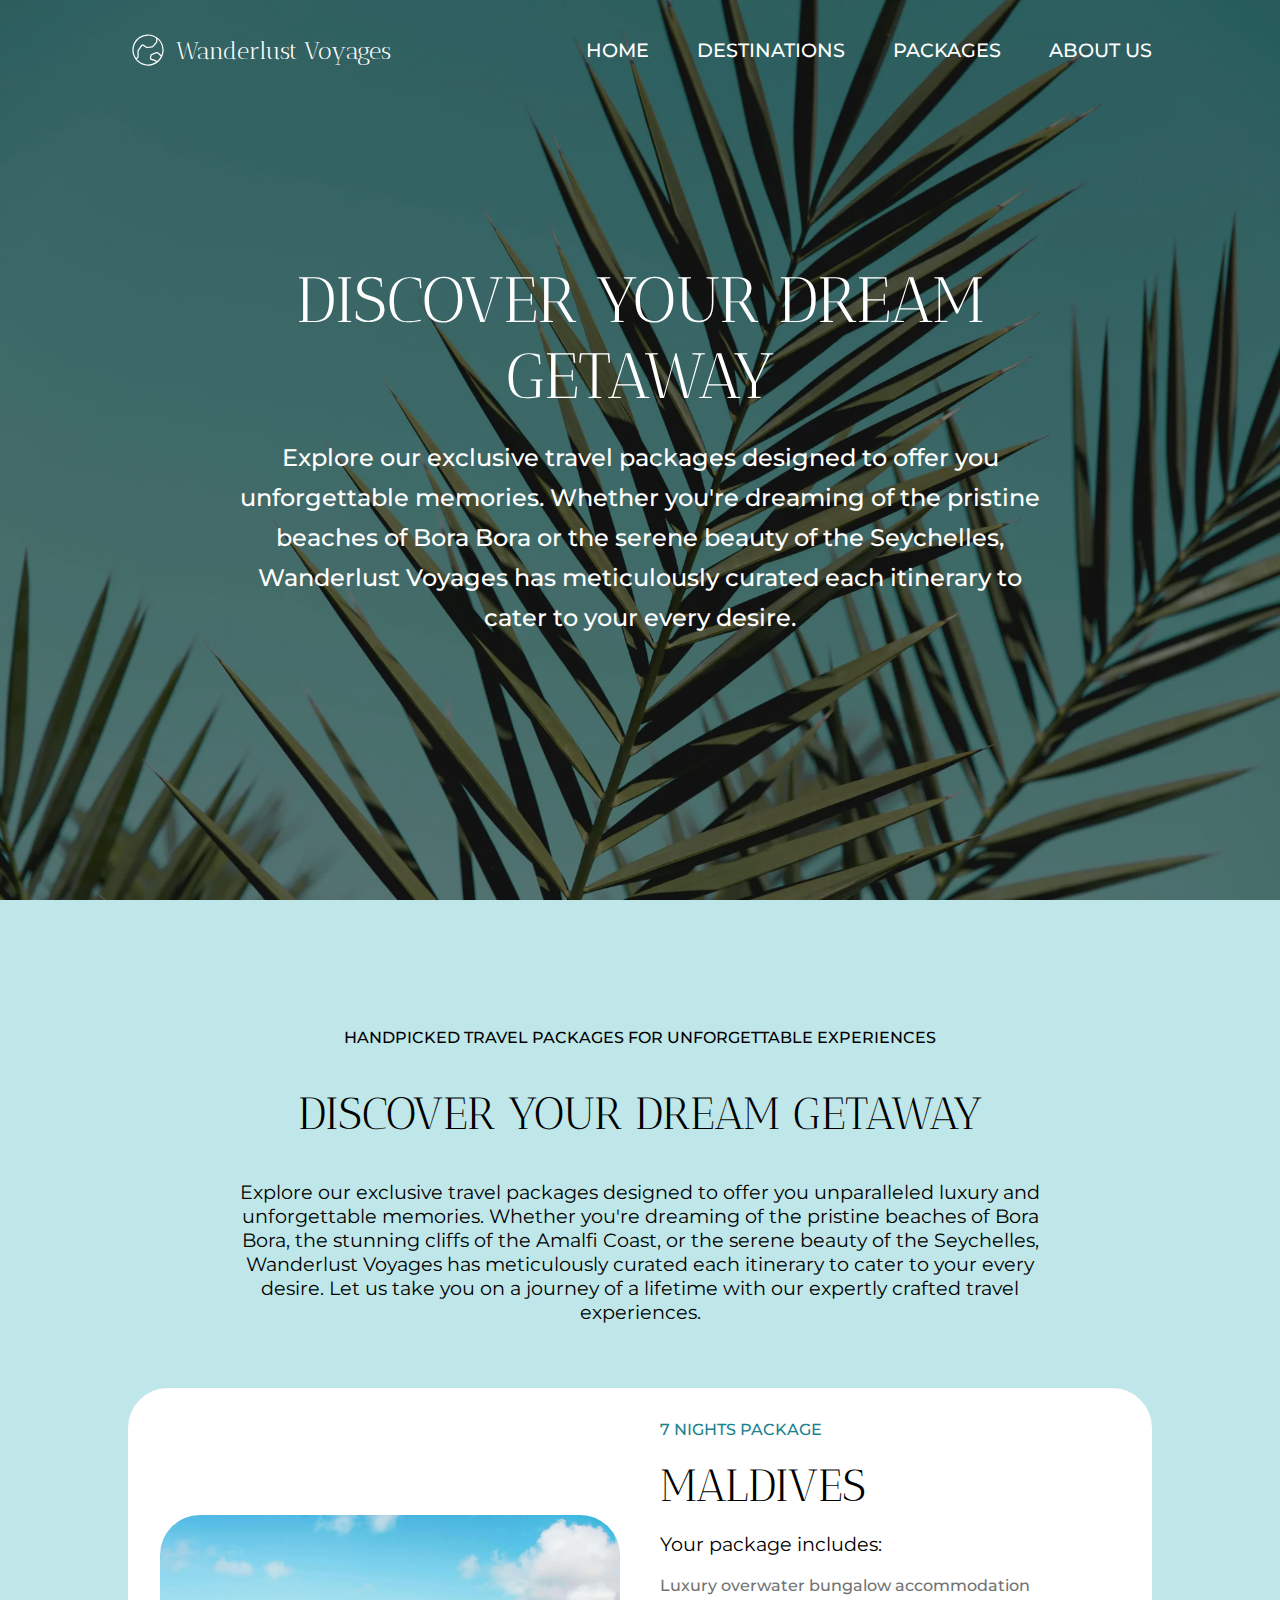
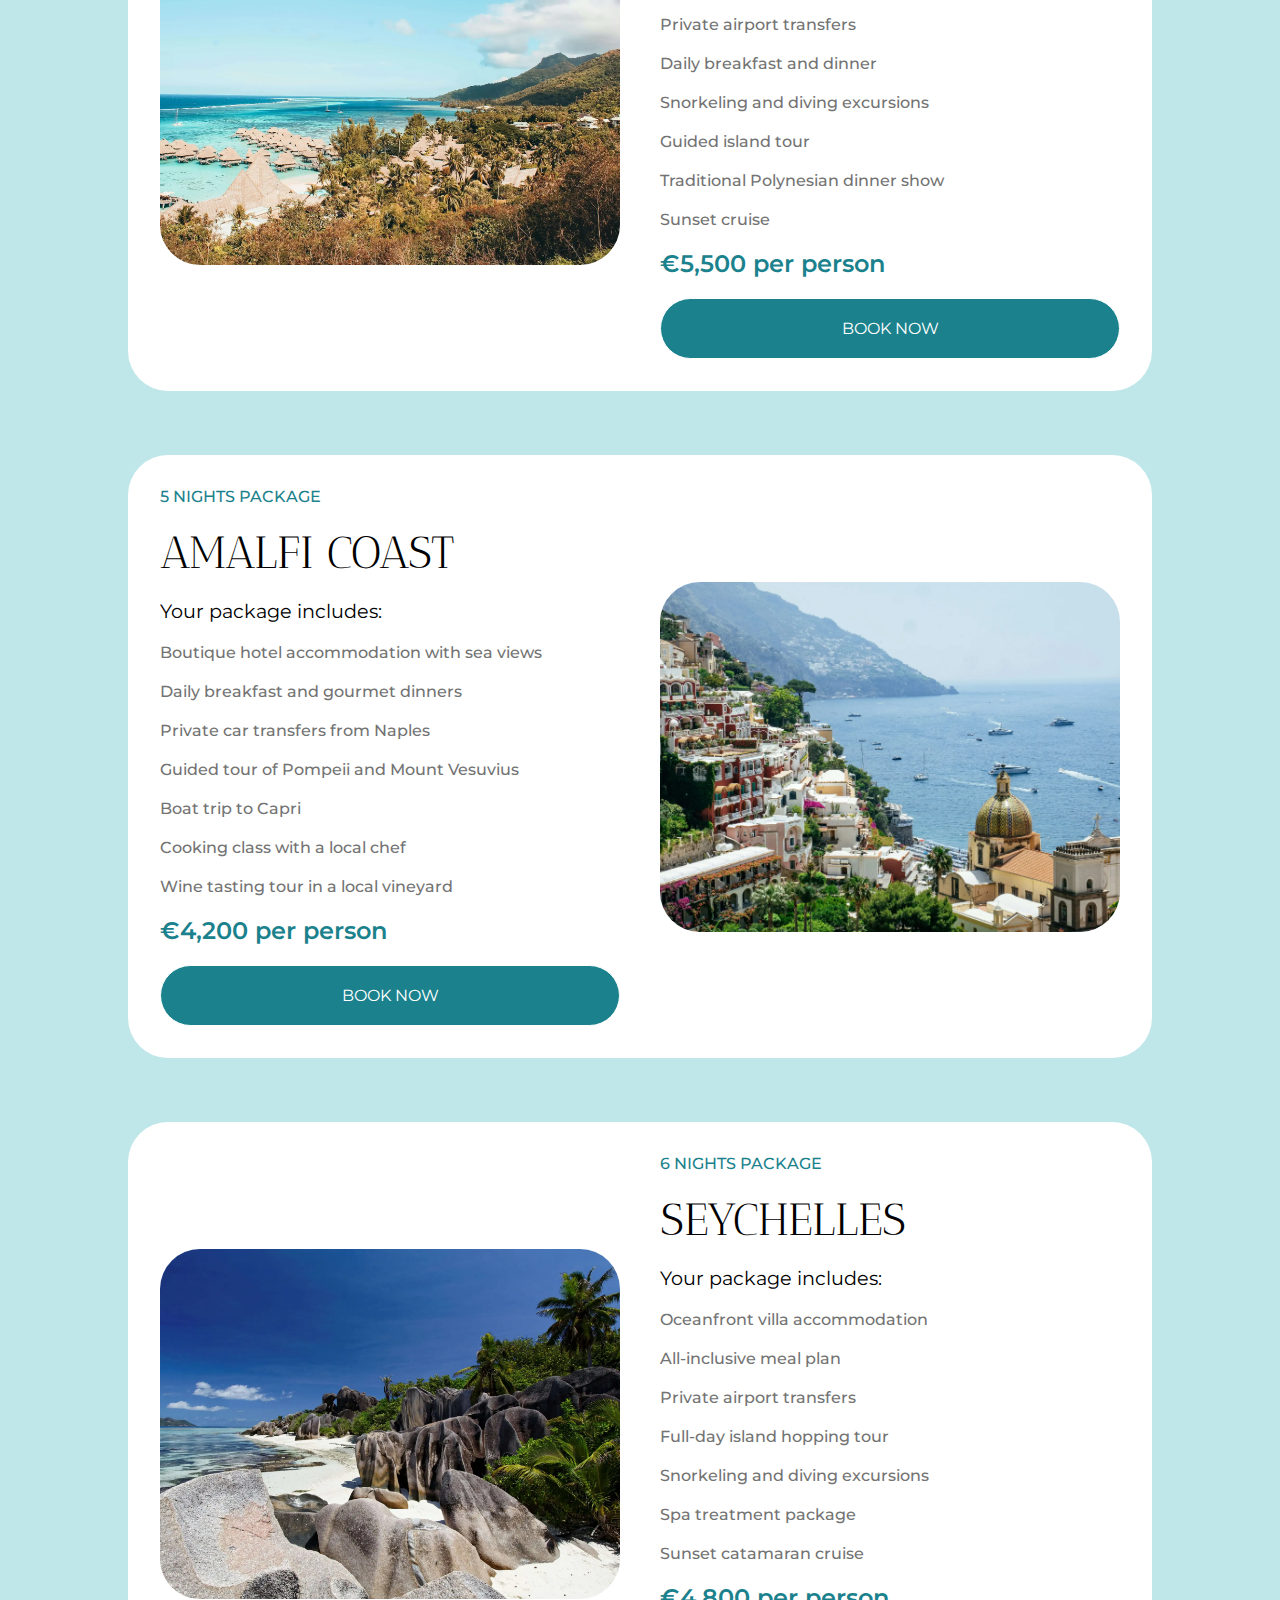
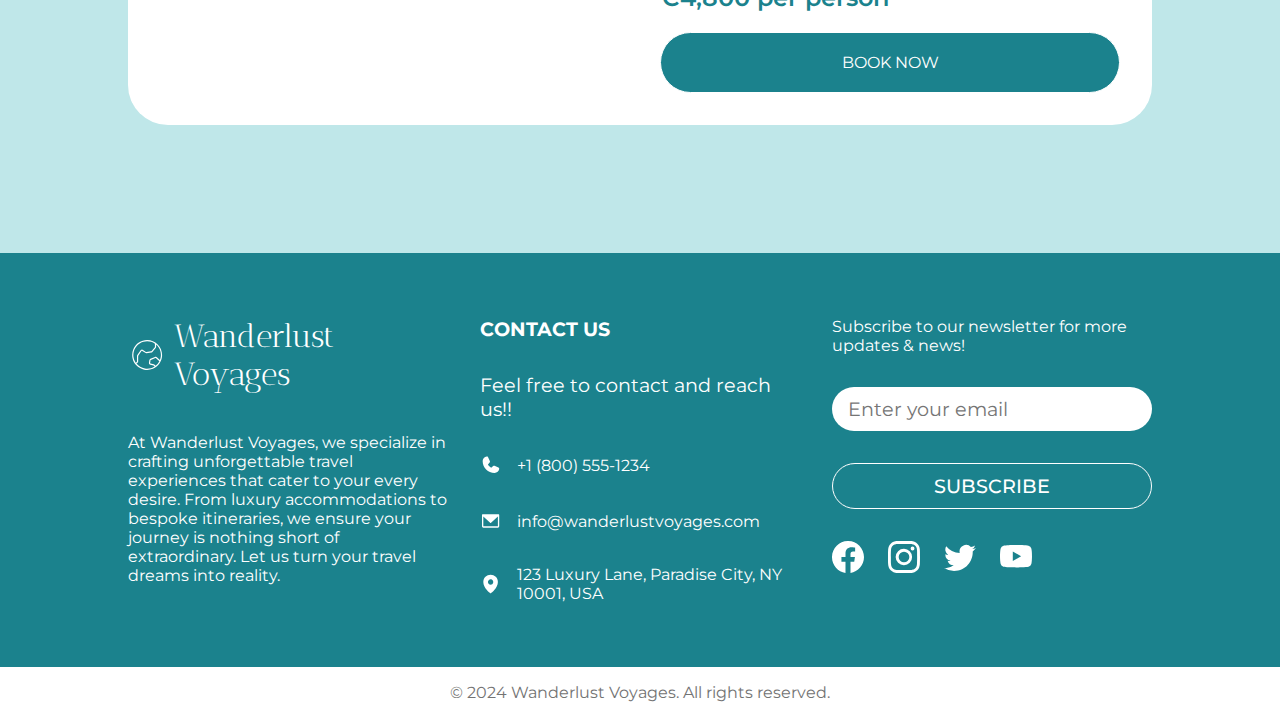
<file: packages.html>
<!DOCTYPE html>
<html lang="en">
<head>
    <meta charset="UTF-8">
    <meta name="viewport" content="width=device-width, initial-scale=1.0">

    <!-- Para mejorar el SEO de la página y renderizarla en diferentes dispositivos y navegadores, crée metatags en la página metatags.io -->
    <!-- Meta Tags Generated with https://metatags.io -->

    <!-- Primary Meta Tags -->
    <title>Exclusive Travel Packages</title>
    <meta name="title" content="Exclusive Travel Packages" >
    <meta name="description" content="Discover meticulously curated travel packages by Wanderlust Voyages. Experience unparalleled luxury and unforgettable journeys tailored to your desires. Explore our exclusive itineraries today!" >

    <!-- Open Graph / Facebook -->
    <meta property="og:type" content="website" >
    <meta property="og:url" content="https://metatags.io/" >
    <meta property="og:title" content="Exclusive Travel Packages" >
    <meta property="og:description" content="Discover meticulously curated travel packages by Wanderlust Voyages. Experience unparalleled luxury and unforgettable journeys tailored to your desires. Explore our exclusive itineraries today!" >
    <meta property="og:image" content="https://metatags.io/images/meta-tags.png" >

    <!-- Twitter -->
    <meta property="twitter:card" content="summary_large_image" >
    <meta property="twitter:url" content="https://metatags.io/" >
    <meta property="twitter:title" content="Exclusive Travel Packages" >
    <meta property="twitter:description" content="Discover meticulously curated travel packages by Wanderlust Voyages. Experience unparalleled luxury and unforgettable journeys tailored to your desires. Explore our exclusive itineraries today!" >
    <meta property="twitter:image" content="https://metatags.io/images/meta-tags.png" >

   <!-- Enlaces a hojas de estilo CSS -->
    <link rel="stylesheet" href="css/reset.css">
    <link rel="stylesheet" href="css/general.css">
    <link rel="stylesheet" href="css/packages.css">

    <!-- ENLACES A ARCHIVOS JAVASCRIPT -->
    <!-- Utilizamos el atributo "defer" para permitir que la página HTML se cargue completamente antes de ejecutar Javascript -->
    <script src="js/hamburger_menu.js" defer></script>

    <!-- Para mejorar el rendimiento de la página le añadi el preload de las tipografías -->
    <!-- Nota: Al final no usé estos "preloads" porque estaba en conflicto con "font-display: swap" que usé en "@font-face" en CSS -->

    <!-- <link rel="preload" href="Assets/Fonts/Antic_Didone/antic-didone-v16-latin-regular.woff2" as="font" type="font/woff2" crossorigin="anonymous">
    <link rel="preload" href="Assets/Fonts/Montserrat/montserrat-v26-latin-regular.woff2" as="font" type="font/woff2" crossorigin="anonymous">
    <link rel="preload" href="Assets/Fonts/Montserrat/montserrat-v26-latin-500.woff2" as="font" type="font/woff2" crossorigin="anonymous">
    <link rel="preload" href="Assets/Fonts/Montserrat/montserrat-v26-latin-600.woff2" as="font" type="font/woff2" crossorigin="anonymous">
    <link rel="preload" href="Assets/Fonts/Montserrat/montserrat-v26-latin-700.woff2" as="font" type="font/woff2" crossorigin="anonymous"> -->

</head>
<body>


<!-- Metodología usada para este proyecto: SUITCSS -->

<!-- Estructura de la página packages.html:
        - HEADER
        - HERO SECTION
        - PACKAGES SECTION
        - FOOTER -->

<!-- Ver la hoja de estilo general.css donde se encuentran las Custom Properties y estilos de elementos que se reutilizan en todas las páginas-->


    <!-- HEADER -->

    <header class="Header">
        <div class="Header-div">
            <!-- Tenemos dos tipos de enlaces en el Header que tendrán diferentes propiedades así que usé modificadores para diferenciarlos.
            Tenemos "Header-a(modificador)home" y "Header-a(modificador)nav" -->
            <a href="index.html" class="Header-a Header-a--home" title="Home">

                <svg width="40" height="40" viewBox="0 0 40 40" fill="none" xmlns="http://www.w3.org/2000/svg" class="Header-svg">
                    <g id="GlobeHemisphereEast">
                    <path id="Vector" d="M20 4.375C16.9097 4.375 13.8887 5.29139 11.3192 7.00829C8.7497 8.72518 6.74701 11.1655 5.56439 14.0206C4.38177 16.8757 4.07234 20.0173 4.67524 23.0483C5.27813 26.0792 6.76627 28.8633 8.95146 31.0485C11.1367 33.2337 13.9208 34.7219 16.9517 35.3248C19.9827 35.9277 23.1243 35.6182 25.9794 34.4356C28.8345 33.253 31.2748 31.2503 32.9917 28.6808C34.7086 26.1113 35.625 23.0903 35.625 20C35.6205 15.8574 33.9728 11.8858 31.0435 8.95648C28.1143 6.02721 24.1426 4.37955 20 4.375ZM20 5.625C22.9017 5.62194 25.7356 6.50209 28.125 8.14844V11.5625C28.1237 11.7128 28.0682 11.8576 27.9688 11.9703L24.5047 15.9953C24.4051 16.1107 24.2667 16.1857 24.1156 16.2063L19.2031 16.875C19.0442 16.8976 18.8827 16.8572 18.7531 16.7625L18.7281 16.7453L15.6453 14.7219C15.4409 14.5765 15.2095 14.4737 14.9647 14.4194C14.7198 14.3651 14.4666 14.3605 14.22 14.4058C13.9733 14.4511 13.7383 14.5454 13.5287 14.6832C13.3192 14.8209 13.1394 14.9993 13 15.2078L9.71876 20.0984C9.51534 20.4039 9.40663 20.7627 9.40626 21.1297L9.37501 26.7906C9.37473 26.8938 9.3489 26.9954 9.29983 27.0862C9.25075 27.1769 9.17995 27.2542 9.09376 27.3109L8.05469 27.9922C6.60722 25.8282 5.77461 23.3117 5.64576 20.7114C5.51692 18.1111 6.09667 15.5247 7.32313 13.2282C8.54958 10.9317 10.3767 9.01136 12.6094 7.67227C14.8421 6.33317 17.3965 5.62557 20 5.625ZM8.80001 29L9.78282 28.3547C10.0419 28.1844 10.2547 27.9526 10.4023 27.6799C10.5498 27.4072 10.6274 27.1022 10.6281 26.7922L10.6609 21.1313C10.6614 21.0089 10.6978 20.8894 10.7656 20.7875L14.0391 15.8969C14.086 15.8272 14.1465 15.7678 14.2169 15.722C14.2873 15.6763 14.3662 15.6452 14.4489 15.6306C14.5315 15.616 14.6163 15.6182 14.6981 15.6371C14.7799 15.656 14.8571 15.6912 14.925 15.7406L14.9484 15.7578L18.0328 17.775C18.4207 18.0506 18.8988 18.1685 19.3703 18.1047L24.2875 17.4391C24.7421 17.3779 25.1584 17.1522 25.4578 16.8047L28.9219 12.7828C29.2138 12.4432 29.3745 12.0103 29.375 11.5625V9.11094C31.6436 11.0602 33.247 13.6692 33.9613 16.5738C34.6756 19.4783 34.4652 22.5333 33.3594 25.3125L30.1453 22.3719C29.8818 22.1312 29.5552 21.9708 29.2037 21.9093C28.8522 21.8479 28.4904 21.888 28.1609 22.025L23.4031 24.0031C23.1045 24.1281 22.8431 24.3279 22.6442 24.5832C22.4452 24.8385 22.3154 25.1408 22.2672 25.4609L21.8953 27.9906C21.8298 28.4473 21.935 28.912 22.1907 29.296C22.4464 29.68 22.8347 29.9562 23.2813 30.0719L26.6328 30.9516C26.7397 30.9777 26.8378 31.0316 26.9172 31.1078L27.8453 32.0453C24.8597 33.9941 21.2555 34.7618 17.7348 34.1989C14.2142 33.6359 11.0291 31.7826 8.80001 29ZM28.8672 31.3062L27.7953 30.2312C27.56 29.9955 27.266 29.8267 26.9438 29.7422L23.5938 28.8625C23.4433 28.8253 23.3121 28.7336 23.2255 28.6051C23.1389 28.4766 23.1031 28.3206 23.125 28.1672L23.4984 25.6359C23.5142 25.5292 23.5573 25.4283 23.6235 25.3432C23.6898 25.258 23.777 25.1915 23.8766 25.15L28.6344 23.1734C28.7443 23.1276 28.8651 23.1141 28.9825 23.1345C29.0999 23.155 29.209 23.2086 29.2969 23.2891L32.8125 26.5031C31.8616 28.3715 30.5153 30.0105 28.8672 31.3062Z" fill="white"/>
                    </g>
                </svg>

                <h1 class="Header-h1">Wanderlust Voyages</h1>
            </a>
        </div>

        <!-- Aquí es un button porque activa Javascript -->
        <button class="Header-button" title="responsive menu">
            <svg xmlns="http://www.w3.org/2000/svg" width="16" height="16" fill="currentColor" class="Header-hamburger" viewBox="0 0 16 16">
                <path fill-rule="evenodd" d="M2.5 12a.5.5 0 0 1 .5-.5h10a.5.5 0 0 1 0 1H3a.5.5 0 0 1-.5-.5m0-4a.5.5 0 0 1 .5-.5h10a.5.5 0 0 1 0 1H3a.5.5 0 0 1-.5-.5m0-4a.5.5 0 0 1 .5-.5h10a.5.5 0 0 1 0 1H3a.5.5 0 0 1-.5-.5"/>
              </svg>
        </button>

        <nav class="Header-nav">
            <ul class="Header-ul">
                <li class="Header-li">
                    <a href="index.html" class="Header-a Header-a--nav" title="Home">Home</a>
                </li>
                <li class="Header-li">
                    <a href="destinations.html" class="Header-a Header-a--nav" title="Destinations">Destinations</a>
                </li>
                <li class="Header-li">
                    <a href="packages.html" class="Header-a Header-a--nav" title="Packages">Packages</a>
                </li>
                <li class="Header-li">
                    <a href="about.html" class="Header-a Header-a--nav" title="About Us">About Us</a>
                </li>
            </ul>
        </nav>
    </header>


    <!-- MAIN -->

    <main class="Main">

        <!-- HERO SECTION -->

        <section class="Main-sectionHero">
            <div class="Main-wrapper">
                <h2 class="Main-h2">Discover Your Dream Getaway</h2>
                <p class="Main-p Main-p--hero">Explore our exclusive travel packages designed to offer you unforgettable memories. Whether you're dreaming of the pristine beaches of Bora Bora or the serene beauty of the Seychelles, Wanderlust Voyages has meticulously curated each itinerary to cater to your every desire. </p>
            </div>
            <picture class="Main-pictureHero">
                <source srcset="assets/images/jpg/packages_page/packages_hero_1500x1000.jpg" type="image/jpeg" media="(max-width:1024px)">
                <source srcset="assets/images/webp/packages_page/packages_hero_1500x1000.webp" type="image/webp" media="(max-width:1024px)">
                <source srcset="assets/images/jpg/packages_page/packages_hero_2000x1333.jpg" type="image/jpeg" media="(min-width:1600px)">
                <source srcset="assets/images/webp/packages_page/packages_hero_2000x1333.webp" type="image/webp" media="(min-width:1600px)">
                <!-- Esta imagen en concreto no tiene loading lazy porque es la primera que aparece al abrir la pagina web -->
                <img src="assets/images/webp/packages_page/packages_hero_2000x1333.webp" alt="View of a plam tree leave" class="Main-imgHero">
            </picture>
            <!-- Añadi este "overlay" para hacer la imagen más oscura porque el texto no era muy legible -->
            <div class="Main-overlay"></div>
        </section>

        <!-- PACKAGES SECTION -->

        <section class="Main-sectionPackages">
            <div class="Main-sectionWrapper">
                <h3 class="Main-h3 Main-h3--black">Handpicked Travel Packages for Unforgettable Experiences</h3>
                <h4 class="Main-h4">Discover Your Dream Getaway</h4>
                <p class="Main-p Main-p--section">Explore our exclusive travel packages designed to offer you unparalleled luxury and unforgettable memories. Whether you're dreaming of the pristine beaches of Bora Bora, the stunning cliffs of the Amalfi Coast, or the serene beauty of the Seychelles, Wanderlust Voyages has meticulously curated each itinerary to cater to your every desire. Let us take you on a journey of a lifetime with our expertly crafted travel experiences.</p>
            </div>

            <!-- PACKAGE 1 -->
            <article class="Main-packageRow">
                <picture class="Main-picture">
                    <source srcset="assets/images/jpg/packages/packages_one_1500x1000.jpg" type="image/jpeg" media="(max-width:1024px)">
                    <source srcset="assets/images/webp/packages/packages_one_1500x1000.webp" type="image/webp" media="(max-width:1024px)">
                    <source srcset="assets/images/jpg/packages/packages_one_2000x1333.jpg" type="image/jpeg" media="(min-width:1600px)">
                    <source srcset="assets/images/webp/packages/packages_one_2000x1333.webp" type="image/webp" media="(min-width:1600px)">
                    <img src="assets/images/webp/packages/packages_one_2000x1333.webp" alt="View of a beach and nature in Bora Bora" class="Main-cardImage" loading="lazy">
                </picture>
                <div class="Main-content">
                    <h3 class="Main-h3 Main-h3--green">7 nights package</h3>
                    <h4 class="Main-h4">Maldives</h4>
                    <p class="Main-p Main-p--section">Your package includes:</p>
                    <p class="Main-p Main-p--packages">Luxury overwater bungalow accommodation</p>
                    <p class="Main-p Main-p--packages">Private airport transfers</p>
                    <p class="Main-p Main-p--packages">Daily breakfast and dinner</p>
                    <p class="Main-p Main-p--packages">Snorkeling and diving excursions</p>
                    <p class="Main-p Main-p--packages">Guided island tour</p>
                    <p class="Main-p Main-p--packages">Traditional Polynesian dinner show</p>
                    <p class="Main-p Main-p--packages">Sunset cruise</p>
                    <span class="Main-spanPrice">€5,500 per person</span>
                    <div class="Main-button Main-button--bookNow">book now</div>  
                </div>      
                 
            </article>

            <!-- PACKAGE 2 -->
            <article class="Main-packageRowReverse">
                <picture class="Main-picture">
                    <source srcset="assets/images/jpg/packages/packages_two_1500x1127.jpg" type="image/jpeg" media="(max-width:1024px)">
                    <source srcset="assets/images/webp/packages/packages_two_1500x1127.webp" type="image/webp" media="(max-width:1024px)">
                    <source srcset="assets/images/jpg/packages/packages_two_2000x1502.jpg" type="image/jpeg" media="(min-width:1600px)">
                    <source srcset="assets/images/webp/packages/packages_two_2000x1502.webp" type="image/webp" media="(min-width:1600px)">
                    <img src="assets/images/webp/packages/packages_two_2000x1502.webp" alt="View of the Amalfi Coast during the day" class="Main-cardImage" loading="lazy">
                </picture>
                <div class="Main-content">
                    <h3 class="Main-h3 Main-h3--green">5 nights package</h3>
                    <h4 class="Main-h4">Amalfi Coast</h4>
                    <p class="Main-p Main-p--section">Your package includes:</p>
                    <p class="Main-p Main-p--packages">Boutique hotel accommodation with sea views</p>
                    <p class="Main-p Main-p--packages">Daily breakfast and gourmet dinners</p>
                    <p class="Main-p Main-p--packages">Private car transfers from Naples</p>
                    <p class="Main-p Main-p--packages">Guided tour of Pompeii and Mount Vesuvius</p>
                    <p class="Main-p Main-p--packages">Boat trip to Capri</p>
                    <p class="Main-p Main-p--packages">Cooking class with a local chef</p>
                    <p class="Main-p Main-p--packages">Wine tasting tour in a local vineyard</p>
                    <span class="Main-spanPrice">€4,200 per person</span>
                    <div class="Main-button Main-button--bookNow">book now</div>  
                </div>
            </article>
            
            <!-- PACKAGE 3 -->
            <article class="Main-packageRow">
                <picture class="Main-picture">
                    <source srcset="assets/images/jpg/packages/packages_three_1500x1001.jpg" type="image/jpeg" media="(max-width:1024px)">
                    <source srcset="assets/images/webp/packages/packages_three_1500x1001.webp" type="image/webp" media="(max-width:1024px)">
                    <source srcset="assets/images/jpg/packages/packages_three_2000x1334.jpg" type="image/jpeg" media="(min-width:1600px)">
                    <source srcset="assets/images/webp/packages/packages_three_2000x1334.webp" type="image/webp" media="(min-width:1600px)">
                    <img src="assets/images/webp/packages/packages_three_2000x1334.webp" alt="View of the nature in Mahé Island" class="Main-cardImage" loading="lazy">
                </picture>
                <div class="Main-content">
                    <h3 class="Main-h3 Main-h3--green">6 nights package</h3>
                    <h4 class="Main-h4">Seychelles</h4>
                    <p class="Main-p Main-p--section">Your package includes:</p>
                    <p class="Main-p Main-p--packages">Oceanfront villa accommodation</p>
                    <p class="Main-p Main-p--packages">All-inclusive meal plan</p>
                    <p class="Main-p Main-p--packages">Private airport transfers</p>
                    <p class="Main-p Main-p--packages">Full-day island hopping tour</p>
                    <p class="Main-p Main-p--packages">Snorkeling and diving excursions</p>
                    <p class="Main-p Main-p--packages">Spa treatment package</p>
                    <p class="Main-p Main-p--packages">Sunset catamaran cruise</p>
                    <span class="Main-spanPrice">€4,800 per person</span>
                    <div class="Main-button Main-button--bookNow">book now</div>  
                </div>
            </article>
        </section>

    </main>


    <!-- FOOTER -->

    <footer class="Footer">

        <div class="Footer-wanderlust">
            <div class="Footer-logo">
                <svg xmlns="http://www.w3.org/2000/svg" width="48" height="48" viewBox="0 0 48 48" fill="none" class="Footer-world">
                    <path d="M24 5.25C20.2916 5.25 16.6665 6.34967 13.5831 8.40994C10.4996 10.4702 8.09641 13.3986 6.67727 16.8247C5.25812 20.2508 4.88681 24.0208 5.61028 27.6579C6.33376 31.2951 8.11952 34.636 10.7418 37.2583C13.364 39.8805 16.7049 41.6662 20.3421 42.3897C23.9792 43.1132 27.7492 42.7419 31.1753 41.3227C34.6014 39.9036 37.5298 37.5004 39.5901 34.4169C41.6503 31.3335 42.75 27.7084 42.75 24C42.7445 19.0289 40.7674 14.2629 37.2522 10.7478C33.7371 7.23265 28.9711 5.25546 24 5.25ZM24 6.75C27.482 6.74633 30.8827 7.8025 33.75 9.77813V13.875C33.7484 14.0554 33.6818 14.2291 33.5625 14.3644L29.4056 19.1944C29.2861 19.3329 29.12 19.4229 28.9388 19.4475L23.0438 20.25C22.853 20.2771 22.6593 20.2287 22.5038 20.115L22.4738 20.0944L18.7744 17.6663C18.5291 17.4919 18.2514 17.3684 17.9576 17.3033C17.6638 17.2381 17.3599 17.2326 17.064 17.2869C16.768 17.3413 16.4859 17.4545 16.2345 17.6198C15.983 17.7851 15.7673 17.9992 15.6 18.2494L11.6625 24.1181C11.4184 24.4847 11.288 24.9152 11.2875 25.3556L11.25 32.1488C11.2497 32.2726 11.2187 32.3944 11.1598 32.5034C11.1009 32.6123 11.0159 32.705 10.9125 32.7731L9.66563 33.5906C7.92866 30.9938 6.92953 27.974 6.77492 24.8537C6.6203 21.7334 7.31601 18.6296 8.78775 15.8738C10.2595 13.118 12.452 10.8136 15.1313 9.20672C17.8105 7.59981 20.8758 6.75068 24 6.75ZM10.56 34.8L11.7394 34.0256C12.0503 33.8213 12.3057 33.5431 12.4827 33.2159C12.6597 32.8887 12.7529 32.5227 12.7538 32.1506L12.7931 25.3575C12.7937 25.2107 12.8374 25.0672 12.9188 24.945L16.8469 19.0763C16.9032 18.9927 16.9757 18.9213 17.0602 18.8664C17.1447 18.8115 17.2394 18.7742 17.3386 18.7567C17.4379 18.7392 17.5396 18.7419 17.6378 18.7646C17.7359 18.7873 17.8285 18.8295 17.91 18.8888L17.9381 18.9094L21.6394 21.33C22.1048 21.6607 22.6786 21.8022 23.2444 21.7256L29.145 20.9269C29.6905 20.8534 30.1901 20.5826 30.5494 20.1656L34.7063 15.3394C35.0566 14.9318 35.2495 14.4124 35.25 13.875V10.9331C37.9724 13.2723 39.8964 16.4031 40.7536 19.8885C41.6107 23.3739 41.3582 27.04 40.0313 30.375L36.1744 26.8462C35.8582 26.5575 35.4662 26.3649 35.0444 26.2912C34.6226 26.2174 34.1885 26.2656 33.7931 26.43L28.0838 28.8037C27.7254 28.9537 27.4118 29.1934 27.173 29.4999C26.9342 29.8063 26.7785 30.169 26.7206 30.5531L26.2744 33.5887C26.1958 34.1367 26.322 34.6944 26.6288 35.1552C26.9357 35.616 27.4016 35.9475 27.9375 36.0863L31.9594 37.1419C32.0877 37.1732 32.2054 37.2379 32.3006 37.3294L33.4144 38.4544C29.8316 40.793 25.5066 41.7142 21.2818 41.0387C17.057 40.3631 13.2349 38.1392 10.56 34.8ZM34.6406 37.5675L33.3544 36.2775C33.0719 35.9946 32.7192 35.792 32.3325 35.6906L28.3125 34.635C28.132 34.5904 27.9745 34.4803 27.8706 34.3261C27.7666 34.172 27.7237 33.9847 27.75 33.8006L28.1981 30.7631C28.217 30.635 28.2687 30.514 28.3482 30.4118C28.4277 30.3096 28.5323 30.2298 28.6519 30.18L34.3613 27.8081C34.4932 27.7531 34.6382 27.7369 34.779 27.7615C34.9199 27.786 35.0508 27.8504 35.1563 27.9469L39.375 31.8037C38.2339 34.0459 36.6184 36.0127 34.6406 37.5675Z" fill="white"/>
                  </svg>
                <h2 class="Footer-h2">Wanderlust Voyages</h2>
            </div>
            <p class="Footer-p">At Wanderlust Voyages, we specialize in crafting unforgettable travel experiences that cater to your every desire. From luxury accommodations to bespoke itineraries, we ensure your journey is nothing short of extraordinary. Let us turn your travel dreams into reality.</p>
        </div>

        <div class="Footer-contacts">
            <span class="Footer-contactUs">Contact Us</span>
            <span class="Footer-span">Feel free to contact and reach us!!</span>
            <div class="Footer-phone">
                <svg xmlns="http://www.w3.org/2000/svg" width="28" height="28" viewBox="0 0 28 28" fill="none" class="Footer-icon">
                    <path d="M25.3619 19.1492C25.1669 20.6312 24.439 21.9916 23.3143 22.9763C22.1895 23.9609 20.7448 24.5025 19.25 24.4998C10.5656 24.4998 3.50001 17.4342 3.50001 8.74978C3.49733 7.25494 4.03889 5.81024 5.02353 4.68551C6.00817 3.56078 7.36857 2.83293 8.85063 2.6379C9.22541 2.59214 9.60494 2.66882 9.93256 2.85648C10.2602 3.04414 10.5183 3.33272 10.6684 3.67915L12.9784 8.83618V8.84931C13.0934 9.11449 13.1409 9.40402 13.1166 9.69202C13.0924 9.98002 12.9972 10.2575 12.8395 10.4998C12.8199 10.5293 12.7991 10.5567 12.7772 10.584L10.5 13.2834C11.3192 14.9481 13.0605 16.674 14.747 17.4954L17.4092 15.2302C17.4354 15.2083 17.4628 15.1878 17.4913 15.169C17.7333 15.0076 18.0118 14.909 18.3015 14.8823C18.5912 14.8555 18.883 14.9015 19.1505 15.0159L19.1647 15.0224L24.3174 17.3313C24.6644 17.4809 24.9537 17.7388 25.142 18.0665C25.3302 18.3942 25.4074 18.774 25.3619 19.1492Z" fill="white"/>
                  </svg>
                  <span class="Footer-phoneNumber">+1 (800) 555-1234</span>
            </div>
            <div class="Footer-email">
                <svg xmlns="http://www.w3.org/2000/svg" width="28" height="28" viewBox="0 0 28 28" fill="none" class="Footer-icon">
                    <path d="M24.5 5.25H3.5C3.26794 5.25 3.04538 5.34219 2.88128 5.50628C2.71719 5.67038 2.625 5.89294 2.625 6.125V21C2.625 21.4641 2.80937 21.9092 3.13756 22.2374C3.46575 22.5656 3.91087 22.75 4.375 22.75H23.625C24.0891 22.75 24.5342 22.5656 24.8624 22.2374C25.1906 21.9092 25.375 21.4641 25.375 21V6.125C25.375 5.89294 25.2828 5.67038 25.1187 5.50628C24.9546 5.34219 24.7321 5.25 24.5 5.25ZM23.625 21H4.375V8.11453L13.4083 16.3953C13.5697 16.5435 13.7809 16.6257 14 16.6257C14.2191 16.6257 14.4303 16.5435 14.5917 16.3953L23.625 8.11453V21Z" fill="white"/>
                  </svg>
                <span class="Footer-emailAddress">info@wanderlustvoyages.com</span>
            </div>
            <div class="Footer-address">
                <svg xmlns="http://www.w3.org/2000/svg" width="28" height="28" viewBox="0 0 28 28" fill="none" class="Footer-icon">
                    <path d="M14 1.75C11.4482 1.75289 9.0017 2.76788 7.19729 4.57229C5.39288 6.37671 4.37789 8.82318 4.375 11.375C4.375 19.6109 13.125 25.8311 13.498 26.0914C13.6451 26.1945 13.8204 26.2498 14 26.2498C14.1796 26.2498 14.3549 26.1945 14.502 26.0914C14.875 25.8311 23.625 19.6109 23.625 11.375C23.6221 8.82318 22.6071 6.37671 20.8027 4.57229C18.9983 2.76788 16.5518 1.75289 14 1.75ZM14 7.875C14.6922 7.875 15.3689 8.08027 15.9445 8.46486C16.5201 8.84944 16.9687 9.39607 17.2336 10.0356C17.4985 10.6751 17.5678 11.3789 17.4327 12.0578C17.2977 12.7367 16.9644 13.3604 16.4749 13.8499C15.9854 14.3394 15.3617 14.6727 14.6828 14.8077C14.0039 14.9428 13.3001 14.8735 12.6606 14.6086C12.0211 14.3437 11.4744 13.8951 11.0899 13.3195C10.7053 12.7439 10.5 12.0672 10.5 11.375C10.5 10.4467 10.8687 9.5565 11.5251 8.90013C12.1815 8.24375 13.0717 7.875 14 7.875Z" fill="white"/>
                  </svg>
                <address class="Footer-direction">123 Luxury Lane, Paradise City, NY 10001, USA</address>
            </div>
        </div>
        <div class="Footer-subscribe">
            <span class="Footer-spanSubscribe">Subscribe to our newsletter for more updates & news!</span>

            <!-- FORMULARIO -->
            <form action="#" method="get" class="Footer-form">
                <label for="email" class="Footer-formLabel">Email</label>
                <input type="email" name="email" placeholder="Enter your email" required class="Footer-input" id="email">
            </form>

            <!-- Como se trata de un formulario, el elemento siguiente es un button de tipo submit, aún que este "button" 
            no nos lleva a ninguna parte -->
            <button type="submit" class="Footer-button" title="submit form">Subscribe</button>

            <div class="Footer-social">

                <!-- Aqui tenemos enlaces externos así que tienen target="_blank" para que el enlace se abra en otra pestaña
                 y el atributo rel"noreferrer" por razones de seguridad y privacidad -->
                <a href="https://es-la.facebook.com/" class="Footer-a" target="_blank" rel="noreferrer" title="Follow us on Facebook">
                    <svg xmlns="http://www.w3.org/2000/svg" width="16" height="16" fill="currentColor" viewBox="0 0 16 16" class="Footer-svg">
                        <path d="M16 8.049c0-4.446-3.582-8.05-8-8.05C3.58 0-.002 3.603-.002 8.05c0 4.017 2.926 7.347 6.75 7.951v-5.625h-2.03V8.05H6.75V6.275c0-2.017 1.195-3.131 3.022-3.131.876 0 1.791.157 1.791.157v1.98h-1.009c-.993 0-1.303.621-1.303 1.258v1.51h2.218l-.354 2.326H9.25V16c3.824-.604 6.75-3.934 6.75-7.951"/>
                      </svg>
                </a>
                <a href="https://www.instagram.com/" class="Footer-a" target="_blank" rel="noreferrer" title="Follow us on Instagram">
                    <svg xmlns="http://www.w3.org/2000/svg" width="16" height="16" fill="currentColor" viewBox="0 0 16 16" class="Footer-svg">
                        <path d="M8 0C5.829 0 5.556.01 4.703.048 3.85.088 3.269.222 2.76.42a3.9 3.9 0 0 0-1.417.923A3.9 3.9 0 0 0 .42 2.76C.222 3.268.087 3.85.048 4.7.01 5.555 0 5.827 0 8.001c0 2.172.01 2.444.048 3.297.04.852.174 1.433.372 1.942.205.526.478.972.923 1.417.444.445.89.719 1.416.923.51.198 1.09.333 1.942.372C5.555 15.99 5.827 16 8 16s2.444-.01 3.298-.048c.851-.04 1.434-.174 1.943-.372a3.9 3.9 0 0 0 1.416-.923c.445-.445.718-.891.923-1.417.197-.509.332-1.09.372-1.942C15.99 10.445 16 10.173 16 8s-.01-2.445-.048-3.299c-.04-.851-.175-1.433-.372-1.941a3.9 3.9 0 0 0-.923-1.417A3.9 3.9 0 0 0 13.24.42c-.51-.198-1.092-.333-1.943-.372C10.443.01 10.172 0 7.998 0zm-.717 1.442h.718c2.136 0 2.389.007 3.232.046.78.035 1.204.166 1.486.275.373.145.64.319.92.599s.453.546.598.92c.11.281.24.705.275 1.485.039.843.047 1.096.047 3.231s-.008 2.389-.047 3.232c-.035.78-.166 1.203-.275 1.485a2.5 2.5 0 0 1-.599.919c-.28.28-.546.453-.92.598-.28.11-.704.24-1.485.276-.843.038-1.096.047-3.232.047s-2.39-.009-3.233-.047c-.78-.036-1.203-.166-1.485-.276a2.5 2.5 0 0 1-.92-.598 2.5 2.5 0 0 1-.6-.92c-.109-.281-.24-.705-.275-1.485-.038-.843-.046-1.096-.046-3.233s.008-2.388.046-3.231c.036-.78.166-1.204.276-1.486.145-.373.319-.64.599-.92s.546-.453.92-.598c.282-.11.705-.24 1.485-.276.738-.034 1.024-.044 2.515-.045zm4.988 1.328a.96.96 0 1 0 0 1.92.96.96 0 0 0 0-1.92m-4.27 1.122a4.109 4.109 0 1 0 0 8.217 4.109 4.109 0 0 0 0-8.217m0 1.441a2.667 2.667 0 1 1 0 5.334 2.667 2.667 0 0 1 0-5.334"/>
                      </svg>
                </a>
                <a href="https://x.com/?lang=es" class="Footer-a" target="_blank" rel="noreferrer" title="Follow us on Twitter">
                    <svg xmlns="http://www.w3.org/2000/svg" width="16" height="16" fill="currentColor" viewBox="0 0 16 16" class="Footer-svg">
                        <path d="M5.026 15c6.038 0 9.341-5.003 9.341-9.334q.002-.211-.006-.422A6.7 6.7 0 0 0 16 3.542a6.7 6.7 0 0 1-1.889.518 3.3 3.3 0 0 0 1.447-1.817 6.5 6.5 0 0 1-2.087.793A3.286 3.286 0 0 0 7.875 6.03a9.32 9.32 0 0 1-6.767-3.429 3.29 3.29 0 0 0 1.018 4.382A3.3 3.3 0 0 1 .64 6.575v.045a3.29 3.29 0 0 0 2.632 3.218 3.2 3.2 0 0 1-.865.115 3 3 0 0 1-.614-.057 3.28 3.28 0 0 0 3.067 2.277A6.6 6.6 0 0 1 .78 13.58a6 6 0 0 1-.78-.045A9.34 9.34 0 0 0 5.026 15"/>
                      </svg>
                </a>
                <a href="https://www.youtube.com/?app=desktop&hl=es" class="Footer-a" target="_blank" rel="noreferrer" title="Follow us on Youtube">
                    <svg xmlns="http://www.w3.org/2000/svg" width="16" height="16" fill="currentColor" viewBox="0 0 16 16" class="Footer-svg">
                        <path d="M8.051 1.999h.089c.822.003 4.987.033 6.11.335a2.01 2.01 0 0 1 1.415 1.42c.101.38.172.883.22 1.402l.01.104.022.26.008.104c.065.914.073 1.77.074 1.957v.075c-.001.194-.01 1.108-.082 2.06l-.008.105-.009.104c-.05.572-.124 1.14-.235 1.558a2.01 2.01 0 0 1-1.415 1.42c-1.16.312-5.569.334-6.18.335h-.142c-.309 0-1.587-.006-2.927-.052l-.17-.006-.087-.004-.171-.007-.171-.007c-1.11-.049-2.167-.128-2.654-.26a2.01 2.01 0 0 1-1.415-1.419c-.111-.417-.185-.986-.235-1.558L.09 9.82l-.008-.104A31 31 0 0 1 0 7.68v-.123c.002-.215.01-.958.064-1.778l.007-.103.003-.052.008-.104.022-.26.01-.104c.048-.519.119-1.023.22-1.402a2.01 2.01 0 0 1 1.415-1.42c.487-.13 1.544-.21 2.654-.26l.17-.007.172-.006.086-.003.171-.007A100 100 0 0 1 7.858 2zM6.4 5.209v4.818l4.157-2.408z"/>
                      </svg>
                </a>
            </div>
        </div>

    </footer>

    <div class="Copyright">© 2024 Wanderlust Voyages. All rights reserved.</div>
    
</body>
</html>
</file>
<file: css/general.css>
/* En esta hoja de estilos tenemos todos los estilos que se repiten a lo largo de todas las páginas del proyecto */

/* Estructura de general.css:
    - Propiedades del BODY
    - TIPOGRAFÍAS
    - VARIABLES DEL ROOT - CSS CUSTOM PROPERTIES
    - ESTILOS DE TEXTO QUE SE REPITEN - ENCABEZADOS, PÁRRAFOS
    - ESTILOS DEL HEADER
    - ESTILOS DEL FOOTER */


/* -------------------------------------- */



/* BODY */

body{
    background-color: var(--color-white);
}


/* -------------------------------------- */



/* TIPOGRAFÍAS */
/* En cuanto a las tipografías, descargué las que eran necesarias para poder autohospedarlas y mejorar el rendimiento de la página */

 /* antic-didone-regular */
 @font-face {
    font-display: swap; 
    font-family: 'Antic Didone';
    font-style: normal;
    font-weight: 400;
    src: url('../assets/fonts/antic_didone/antic-didone-v16-latin-regular.woff2') format('woff2'); /* Chrome 36+, Opera 23+, Firefox 39+, Safari 12+, iOS 10+ */
  }
  /* montserrat-400 - regular */
@font-face {
    font-display: swap;
    font-family: 'Montserrat';
    font-style: normal;
    font-weight: 400;
    src: url('../assets/fonts/montserrat/montserrat-v26-latin-regular.woff2') format('woff2'); /* Chrome 36+, Opera 23+, Firefox 39+, Safari 12+, iOS 10+ */
  }
  /* montserrat-500 - medium */
  @font-face {
    font-display: swap; 
    font-family: 'Montserrat';
    font-style: normal;
    font-weight: 500;
    src: url('../assets/fonts/montserrat/montserrat-v26-latin-500.woff2') format('woff2'); /* Chrome 36+, Opera 23+, Firefox 39+, Safari 12+, iOS 10+ */
  }
  /* montserrat-600 - semi-bold */
  @font-face {
    font-display: swap; 
    font-family: 'Montserrat';
    font-style: normal;
    font-weight: 600;
    src: url('../assets/fonts/montserrat/montserrat-v26-latin-600.woff2') format('woff2'); /* Chrome 36+, Opera 23+, Firefox 39+, Safari 12+, iOS 10+ */
  }
  /* montserrat-700 - bold */
  @font-face {
    font-display: swap; 
    font-family: 'Montserrat';
    font-style: normal;
    font-weight: 700;
    src: url('../assets/fonts/montserrat/montserrat-v26-latin-700.woff2') format('woff2'); /* Chrome 36+, Opera 23+, Firefox 39+, Safari 12+, iOS 10+ */
  }



/* -------------------------------------- */



/* ROOT */

:root{
    font-size: 100%;

    /* --- CSS CUSTOM PROPERTIES --- */
    /* Creé custom properties de CSS dentro del root para hacer el diseño más profesional y versátil. 
    En caso de que sea necesario realizar cambios a gran escala, esto será muy útil. */

    /* Fonts types */
    --primary-font: 'Montserrat';
    --secondary-font: 'Antic Didone';

    /* Font weights */
    --font-weight-regular: 400;
    --font-weight-medium: 500;
    --font-weight-semibold: 600;
    --font-weight-bold: 700;

    /* Font Sizes */
    /* Para los tamaños de las tipografías utilicé la función clamp para que la tipografía se pueda adaptar automáticamente 
    a diferentes tamaños de pantalla dándole a cada font-size un valor máximo, mínimo y preferido. */
    --font-size-64: clamp(2.25rem, 5vw, 4rem);
    --font-size-48: clamp(2rem, 3.5vw, 3rem);
    --font-size-36: clamp(1.5rem, 3vw, 2.25rem);
    --font-size-32: clamp(1.25rem, 2.5vw, 2rem);
    --font-size-24: clamp(0.875rem, 2vw, 1.5rem);
    --font-size-20: clamp(1rem, 1.5vw, 1.25rem);
    --font-size-16: 1rem;

    /* Border radius */
    --border-radius-big: 2.5rem;
    --border-radius-small: 1.5625rem;

    /* Colors */
    --color-white: #FFFFFF;
    --color-black: #000000;
    --color-green: #1B828D;
    --color-grey: #737373;
    --color-lightgreen: rgba(1, 158, 169, 0.25);
    --color-card-background: #FAFAFA;
    --color-hover: #dcdcdc;

    /* Padding */
    --padding-section-desktop: 6.25rem;
    --padding-section-tablet: 3.4375rem;
    --padding-section-mobile: 2rem;
    --padding-section: 10%;

}



/* -------------------------------------- */



/* ESTILOS DE TEXTO QUE SE REPITEN EN TODAS LAS PÁGINAS DEL PROYECTO*/

    /* ENCABEZADOS */

.Main-h2{
    font-family: var(--secondary-font);
    color: var(--color-white);
    font-size: var(--font-size-64);
    text-align: center;
    text-transform: uppercase;
}
.Main-h3{
    font-family: var(--primary-font);
    font-size: var(--font-size-16);
    font-weight: var(--font-weight-medium);
    text-transform: uppercase;
}
.Main-h3--green{
    color: var(--color-green);
    text-align: center;
}
.Main-h3--white{
    color: var(--color-white);
    text-align: left;
}
.Main-h3--black{
    color: var(--color-black);
    text-align: center;
}
.Main-h4{
    font-family: var(--secondary-font);
    color: var(--color-black);
    text-align: center;
    text-transform: uppercase;
    font-size: var(--font-size-48);
}
.Main-h5{
    font-family: var(--primary-font);
    font-size: var(--font-size-16);
    font-weight: var(--font-weight-medium);
    color: var(--color-green);
    text-transform: uppercase;
    background-color: transparent;
}
.Main-h6{
    font-family: var(--primary-font);
    font-size: var(--font-size-32);
    font-weight: var(--font-weight-bold);
    color: var(--color-black);
    text-transform: uppercase;
}
.Main-h6--white{
    color: var(--color-white);
    text-align: left;
}

    /* PÁRRAFOS */

.Main-p{
    font-family: var(--primary-font);
}
.Main-p--hero{
    font-size: var(--font-size-24);
    font-weight: var(--font-weight-medium);
    text-align: center;
    color: var(--color-white);
    line-height: 2.5rem;
}
.Main-p--section{
    color: var(--color-black);
    font-size: var(--font-size-20);
    text-align: center;
}
.Main-p--destinations{
    font-size: var(--font-size-16);
    color: var(--color-black);
}
.Main-p--packages{
    font-size: var(--font-size-16);
    font-weight: var(--font-weight-medium);
    color: var(--color-grey);
    text-align: left;
}


    /* ELEMENTOS CON APARIENCIA DE BOTÓN */

.Main-button{
    background-color: var(--color-green);
    color: var(--color-white);
    text-align: center;
    text-transform: uppercase;
    border-radius: var(--border-radius-big);
    border: solid .0625rem var(--color-white);
    padding: 1.25rem 1rem;
    font-family: var(--primary-font);
    font-size: var(--font-size-16);
}

.Main-button--form{
    width: 13.625rem;
    min-height: 4rem;
}

.Main-button--section{
    width: 14.5rem;
    transition: transform 0.5s ease
}

/* Efecto hover sobre los elementos con apariencia de botón porque son interactivos */
.Main-button--section:hover{
    transform: scale(1.05);
}


/* -------------------------------------- */



/* HEADER */

/* Aquí tuve que dividir las propiedades de .Header en varios fragmentos porque el validador CSS decía 
que tenía demasiadas declaraciones en un solo conjunto de reglas. */
.Header{
    width: 100%;
    min-height: 6.25rem;
    background-color: transparent;
    padding: 1.875rem var(--padding-section);
}

.Header{
    display: flex;
    flex-flow: row nowrap;
    justify-content: space-between;
    align-items: center;
}

.Header{
    position: absolute;
    top: 0;
    left: 0;
    z-index: 4;
    /* Quiero que el Header esté encima de la "imagen hero" y pegada de los bordes de la ventana, así que le di una posición absoluta 
    y z-index de 4. La "imagen hero" tendrá un z-index de 1.  */
    /* A la hora de hacer responsive tuve que cambiar el z-index del Header a 3 porque en pantallas más pequeñas el .Main-wrapper cubria
    el menu hamburguesa (que es parte del header) cuando este estaba abierto */
    /* Más tarde cambié el z-index a 4 porque en las páginas de packages.html y about.html, en la hero section, añadi un div que queda por
    encima de la "imagen hero" que funciona como un "overlay" para que la imagen se vea más oscura y este div tiene z-index de 3 */
}

.Header-a--home{
    display: flex;
    flex-flow: row nowrap;
    justify-content: flex-start;
    align-items: center;

    gap: .5rem;
}

.Header-svg{
    width: 2.5rem;
    min-height: 2.5rem;
}

.Header-h1{
    font-family: var(--secondary-font);
    font-size: var(--font-size-24);
    color: var(--color-white);
}

/* Efecto hover sobre el logo porque es interactivo */
.Header-h1:hover{
    color: var(--color-hover);
}

.Header-button{
    width: 1.25rem;
    min-height: 1.25rem;

    display: none;
}

.Header-hamburger{
    color: var(--color-white);
}

.Header-ul{
    display: flex;
    flex-flow: row nowrap;
    justify-content: flex-end;
    align-items: center;
    
    gap: 3rem;
}

.Header-li{
    font-family: var(--primary-font);
    font-size: var(--font-size-20);
    font-weight: var(--font-weight-medium);
    color: var(--color-white);
    text-transform: uppercase;
}

/* Efecto de hover y active sobre los items del nav porque son interactivos */
.Header-li:hover,
.Header-li:active{
    color: var(--color-hover);
}

/* @media HEADER*/

@media(max-width:960px){
    .Header-ul{
        gap: 1.5rem;
    }
}

@media(max-width:768px){
    .Header{
        flex-wrap: wrap;
    }
    .Header-svg{
        width: 1.5rem;
        min-height: 1.5rem;
    }
    .Header-button{
        display: block;
    }
    .Header-nav{
        background-color: var(--color-green);
        width: 100%;

        position: absolute;
        top: 6.25rem;
        left: 0;

        transform: translateY(-100%);
        transition: transform 1s ease;

        opacity: 0;
        pointer-events: none;
    }
    .Header-nav.isVisible{
        opacity: 1;
        pointer-events: auto;
        transform: translateY(0%);
    }
    .Header-ul{
        flex-direction: column;
        margin: 1.25rem 0rem;
    }
}

@media(max-width:480px){
    .Header-svg{
        width: 1rem;
        min-height: 1rem;
    }
}



/* -------------------------------------- */




/* FOOTER */

.Footer{
    width: 100%;
    padding: 4rem var(--padding-section);
    background-color: var(--color-green);
    color: var(--color-white);

    display: grid;
    grid-template-columns: repeat(3,1fr);
    gap: 2rem;
}

.Footer-wanderlust{
    width: 100%;
    gap: 2.5rem;

    display: flex;
    flex-flow: column nowrap;
    justify-content: flex-start;
    align-items: flex-start;
}

.Footer-logo{
    display: flex;
    flex-flow: row nowrap;
    justify-content: flex-start;
    align-items: center;

    gap: .5rem;
}

.Footer-h2{
    font-family: var(--secondary-font);
    color: var(--color-white);
    font-size: var(--font-size-32);
}

.Footer-p{
    font-family: var(--primary-font);
    font-size: var(--font-size-16);
}

.Footer-contactUs{
    font-family: var(--primary-font);
    font-size: var(--font-size-20);
    font-weight: var(--font-weight-bold);
    text-transform: uppercase;
    color: var(--color-white);
}

.Footer-span{
    font-family: var(--primary-font);
    font-size: var(--font-size-20);
    color: var(--color-white);
}

.Footer-icon{
    width: 1.5rem;
    height: 1.5rem;
}

.Footer-world{
    width: 2.5rem;
    height: 2.5rem;
}

.Footer-contacts{
    width: 100%;
    gap: 2rem;

    display: flex;
    flex-flow: column nowrap;
    justify-content: flex-start;
    align-items: flex-start;
}

.Footer-phone,
.Footer-email,
.Footer-address{
    width: 100%;
    gap: 1rem;

    display: flex;
    flex-flow: row nowrap;
    justify-content: flex-start;
    align-items: center;
}

.Footer-phoneNumber,
.Footer-emailAddress,
.Footer-direction{
    width: 100%;
    font-family: var(--primary-font);
    font-size: var(--font-size-16);
}

.Footer-direction{
    /* Como usé la etiqueta "address", el texto estaba en cursiva y esta declaración es para que parezca normal. */
    font-style: normal;
}

.Footer-subscribe{
    width: 100%;
    gap: 2rem;

    display: flex;
    flex-flow: column nowrap;
    justify-content: flex-start;
    align-items: flex-start;
}

.Footer-spanSubscribe{
    font-family: var(--primary-font);
    font-size: var(--font-size-16);
}

.Footer-form{
    width: 100%;
}

.Footer-input{
    width: 100%;
    background-color: var(--color-white);
    border-radius: var(--border-radius-big);
    padding: .625rem 1rem;

    font-family: var(--primary-font);
    font-size: var(--font-size-20);
}

.Footer-formLabel{
    display: none;
}

.Footer-button{
    width: 100%;
    padding: 0.625rem 1rem;
    background-color: var(--color-green);
    border: solid .0625rem var(--color-white);
    color: var(--color-white);
    border-radius: var(--border-radius-big);

    font-family: var(--primary-font);
    text-transform: uppercase;
    text-align: center;
    font-size: var(--font-size-20);
    font-weight: var(--font-weight-medium);
}

.Footer-social{
    width: 100%;
    gap: 1.5rem;

    display: flex;
    flex-flow: row nowrap;
    justify-content: flex-start;
    align-items: center;
}

.Footer-svg{
    width: 2rem;
    height: 2rem;
    color: var(--color-white);

    transition: transform 0.5s ease;
}

.Footer-svg:hover{
    transform: scale(1.2);
}

.Copyright{
    font-family: var(--primary-font);
    font-size: var(--font-size-16);
    color: var(--color-grey);
    text-align: center;
    background-color: var(--color-white);
    padding: 1rem 0rem;
}

/* @media FOOTER*/

@media(max-width:1130px){
    .Footer-wanderlust,
    .Footer-contacts,
    .Footer-subscribe{
        width: 15.625rem;
    }
}

@media(max-width:960px){
    .Footer{
        display: flex;
        flex-flow: column nowrap;
        justify-content: center;
        align-items: flex-start;

        gap: 3.125rem;
    }
    .Footer-wanderlust,
    .Footer-contacts,
    .Footer-subscribe{
        width: 100%;
        gap: 1rem;
    } 
}

@media(max-width:480px){
    .Footer{
        flex-direction: column;
    }
}
</file>
<file: css/index.css>
/* NOTAS */

/* @ media */
/* Los principales breakpoints son
        - Pantallas grandes: 1600px
        - Desktop: 1024px
        - Tablet: 768px
        - Mobile: 480px */
/* Además de los principales, tuve que crear breakpoints adicionales para arreglar ciertos elementos en ciertos tamaños que lo necesitaban. */
/* Los @media están situados despues de cada sección */


/* Los estilos que se reutilizan en todas las páginas se encuentran en la hoja de estilos general.css. Esto sucede con los títulos, párrafos y 
elementos con la apariencia de boton.  */
/* Estilos del HEADER Y FOOTER tambien están en general.css */

/* -------------------------------------- */

/* HERO SECTION */

.Main-sectionHero{
    width: 100%;
    min-height: 85vh;
    
    display: flex;
    flex-flow: row nowrap;
    justify-content: center;
    align-items: center;
    
    /* Etiqueta contenedora tiene posición relative para poder darle a las hijas posición absolute */
    position: relative;
}

.Main-wrapper{
    /* Para que no se extienda más en pantallas más grandes */
    max-width: 65%;
    gap: 1.5rem;
    
    display: flex;
    flex-flow: column nowrap;
    justify-content: center;
    align-items: center;
    
    position: absolute;
    /* Para que el wrapper quede encima de la "imagen hero" */
    z-index: 2;
    
}

.Main-pictureHero{
    width: 100%;
    min-height: 85vh;

    position: relative;
    overflow: hidden;
    object-fit: cover;
}

.Main-imgHero{
    width: 100%;
    min-height: 85vh;
    
    position: absolute;
    top: 0;
    left: 0;
    /* Para que esta imagen quede abajo del Header y del Wrapper */
    z-index: 1;
    
    overflow: hidden;
    object-fit: cover;
}
    
/* @media HERO SECTION*/
    
@media(max-width:480px){
    .Main-h2{
        font-size: var(--font-size-48);
    }
    .Main-p--hero{
        font-size: var(--font-size-20);
        line-height: 1.5rem;
    }
}
    
/* -------------------------------------- */


/* FORMULARIO */

.Main-form{
    width: 100%;
    background-color: var(--color-green);
    gap: 1rem;
    padding: 1rem var(--padding-section);

    display: flex;
    flex-flow: row nowrap;
    justify-content: space-between;
    align-items: flex-end;

    font-family: var(--primary-font);
    font-size: var(--font-size-16);
}

.Main-destination,
.Main-pax,
.Main-checkin,
.Main-checkout{
    display: flex;
    flex-flow: column nowrap;
    justify-content: center;
    align-items: flex-start;

    gap: 1rem;
}

.Main-select,
.Main-input,
label{
    width: 100%;
    color: var(--color-white);
    padding-left: 1rem;
    
}

.Main-select,
.Main-input{
    color: var(--color-grey);
    background-color: var(--color-white);
    border-radius: var(--border-radius-big);

    padding: 1.25rem 1rem;
}

.Main-select{
    appearance: none;
    /* Para que no se vea la "flechita" del campo select porque se veía muy pegada del borde */
}

.Main-select,
.Main-input{
    width: 13.625rem;
    /* Aquí es una altura fija porque los campos de formulario no se veían bien en Safari y esta fué la solución */
    height: 4rem;
}


/* @media FORMULARIO*/

@media(max-width:1440px){
    .Main-select,
    .Main-input,
    .Main-button--form{
        width: 11.25rem;
    }
}

@media(max-width:1250px){
    .Main-select,
    .Main-input,
    .Main-button--form{
        width: 10rem;
    }
}

@media(max-width:1130px){
  
    .Main-form{
        display: grid;
        grid-template-columns: repeat(2, 1fr);
    }
    .Main-destination,
    .Main-pax,
    .Main-checkin,
    .Main-checkout{
        width: 100%;
    }
    .Main-select,
    .Main-input{
        width: 100%;
    }
    .Main-button--form{
        width: 100%;
        grid-column: span 2;
    }
}

@media(max-width:480px){
    .Main-form{
        display: flex;
        flex-direction: column;
    }
    .Main-select,
    .Main-input,
    .Main-button--form{
        /* Para que los campos de input se vean un poco más pequeños */
        padding: 1rem 1rem;
    }
}


/* -------------------------------------- */



/* POPULAR DESTINATIONS SECTION */

.Main-section{
    width: 100%;
    padding: var(--padding-section);

    display: flex;
    flex-flow: column nowrap;
    justify-content: center;
    align-items: center;
}

.Main-section--white{
    background-color: var(--color-white);
    gap: 2.5rem;
}

.Main-sectionWrapper{
    width: 70%;
    gap: 2.5rem;

    display: flex;
    flex-flow: column nowrap;
    justify-content: center;
    align-items: center;
}



/* POPULAR DESTINATIONS CAROUSEL */

.Main-carousel{
    width: 100%;

    /* Para que no se vean las cards que están "fuera" del carousel  */
    overflow: hidden;
}

.Main-carouselContainer{
    width: 200%;
    margin-bottom: 2.5rem;

    display: flex;
    flex-flow: row nowrap;
    justify-content: flex-start;
    align-items: center;

    transition: transform 1s ease;
}

.Main-carouselFrame{
    width: 100%;
    gap: 2rem;

    display: flex;
    flex-flow: row nowrap;
    justify-content: space-between;
    align-items: center;
}

.Main-carouselDots,
.Main-carouselReviewsDots{
    display: flex;
    flex-flow: row nowrap;
    justify-content: center;
    align-items: center;

    gap: 1rem;
}
.Main-carouselDot,
.Main-carouselReviewsDot{
    width: 1rem;
    min-height: 1rem;
    border-radius: 50%;
    background-color: var(--color-grey);

    transition: background-color 0.5s ease
}

/* Efecto hover sobre los "puntos" porque son interactivos */
.Main-carouselDot:hover,
.Main-carouselReviewsDot:hover{
    background-color: var(--color-lightgreen);
}

.Main-carouselDot--tablet,
.Main-carouselDot--mobile{
    display: none;
}

.Main-carouselDot.isClicked,
.Main-carouselReviewsDot.isClicked{
    background-color: var(--color-green);
}




/* POPULAR DESTINATIONS CARD */

.Main-cardDestination{
    width: calc(100% / 3);
    min-height: 31.5rem;
    padding: 1rem;

    border-radius: var(--border-radius-big);

    display: flex;
    flex-flow: column nowrap;
    justify-content: flex-end;
    align-items: center;

    position: relative;
}

/* Despues de poner las imagenes dentro de la etiqueta picture empezé a tener problemas porque la imagen solo cubria la mitad de la card
así que en lugar de "min-height" añadi "height" a la etiqueta Main-picture y tambien a la Main-cardImage y me solucionó el problema */
.Main-picture{
    width: 100%;
    height: 100%;

    position: absolute;
    top: 0;
    left: 0;

    border-radius: var(--border-radius-big);
    overflow: hidden;
    z-index: 1;
}

.Main-cardImage{
    width: 100%;
    height: 100%;

    object-fit: cover;
}

/* Aquí tuve que dividir las propiedades de .Main-cardContent en varios fragmentos porque el validador CSS decía 
que tenía demasiadas declaraciones en un solo conjunto de reglas. */
.Main-cardContent{
    width: 90%;
    min-height: 15.75rem;   
    gap: 1rem;
    padding: 3rem 1.5rem;

    display: flex;
    flex-flow: column nowrap;
    justify-content: center;
    align-items: flex-start;
}

.Main-cardContent{
    background-color: var(--color-white);
    border-radius: var(--border-radius-big);
}

.Main-cardContent{
    position: absolute;
    bottom: 1rem;
    z-index: 2; 
}

/* Aquí tuve que dividir las propiedades de .Main-starRating en dos fragmentos porque el validador CSS decía 
que tenía demasiadas declaraciones en un solo conjunto de reglas. */
.Main-starRating{
    background-color: var(--color-green);
    padding: .25rem .5rem;
    gap: .25rem;
    border-radius: var(--border-radius-big);

    display: flex;
    flex-flow: row nowrap;
    justify-content: center;
    align-items: center;
}

.Main-starRating{
    position: absolute;
    /* Quiero que la etiqueta .Main-starRating se coloque visualmente encima del borde superior de .Main-cardContent (su contenedora) 
    y que su height esté centrado con este borde. Es decir, para que la etiqueta .Main-starRating se pegue del borde superior de su 
    contenedora le daría un top = 0. Pero quiero que se "salga" un poco de su contenedora hacia arriba con una distancia equivalente 
    a mitad de su height. El height de .Main-starRating es de 23px. Así qué le tendré que dar un top con valor negativo y la distancia 
    que se tiene que "deslocar" es la mitad de 23px.*/
    top: calc(-23px/2);
    right: 3.125rem;
    z-index: 3;
}

.Main-svg,
.Main-starIcon{
    width: 1rem;
    height: .9375rem;
}

/* @media POPULAR DESTINATIONS SECTION*/

@media(max-width:1440px){
    .Main-h5{
        font-size: var(--font-size-20);
    }
}

@media(max-width:1130px){
    .Main-cardDestination{
        min-height: 25rem;
    }
}

@media(max-width:1000px){
    .Main-carouselDot--tablet{
        display: block;
    }
    .Main-carouselContainer{
        width: 300%;
    }
    .Main-cardDestination{
        width: calc(100% / 2);
        min-height: 31.5rem;
    }
    .Main-h5{
        font-size: var(--font-size-32);
    }
}

@media(max-width:768px){
    .Main-cardDestination{
        min-height: 25rem;
    }
}

@media(max-width:640px){
    .Main-carouselDot--mobile{
        display: block;
    }
    .Main-carouselContainer{
        width: 600%;
    }
}

@media(max-width:480px){
    .Main-section{
        padding: var(--padding-section) var(--padding-section-mobile);
    }
    .Main-sectionWrapper{
        width: 90%;
    }
}



/* -------------------------------------- */



/* TRAVEL PACKAGES SECTION */

.Main-section--lightgreen{
    background-color: var(--color-lightgreen);
    gap: 2.5rem;
}

.Main-cardWrapper{
    width: 100%;
    gap: 5rem;

    display: flex;
    flex-flow: column nowrap;
    justify-content: center;
    align-items: center;
}

.Main-cardPackage{
    width: 100%;
    min-height: 20rem;
    border-radius: var(--border-radius-big);

    display: flex;
    flex-flow: row nowrap;
    justify-content: flex-start;
    align-items: center;

    position: relative;
    overflow: hidden;

    transition: transform 0.5s ease;
}

.Main-cardPackage:hover{
    transform: scale(1.05);
}

.Main-picturePackage{
    width: calc(100% / 3);
    /* Aquí tuve el mismo problema que con las imágenes de las "popular destination cards". 
    Tuve que cambiar de "min-height" a "height" porque la imagen no cubría todo el espacio de la card. */
    height: 20rem;
    border-top-left-radius: var(--border-radius-big);
    border-bottom-left-radius: var(--border-radius-big);

    position: relative;
    overflow: hidden;
    object-fit: cover;
}

.Main-cardInfo{
    width: calc(100% / 3);
    min-height: 20rem;
    background-color: var(--color-card-background);

    display: flex;
    flex-flow: row nowrap;
    justify-content: center;
    align-items: center;
}

.Main-h5Packages{
    font-family: var(--primary-font);
    font-size: var(--font-size-32);
    font-weight: var(--font-weight-bold);
    color: var(--color-black);
    text-transform: uppercase;
}

.Main-cardInfoWrapper{
    width: 90%;
    gap: 1.5rem;

    display: flex;
    flex-flow: column nowrap;
    justify-content: center;
    align-items: flex-start;
}

.Main-cardLabel{
    padding: .5rem 1rem;
    gap: 1.5rem;
    background-color: var(--color-white);
    border-radius: var(--border-radius-small);
    box-shadow: -4px -4px 15px 0px rgba(0, 0, 0, 0.10), 
                 4px 4px 15px 0px rgba(0, 0, 0, 0.10);

    display: flex;
    flex-flow: row nowrap;
    justify-content: center;
    align-items: center;
}

.Main-cardNights,
.Main-cardCountry{
    gap: .5rem;

    display: flex;
    flex-flow: row nowrap;
    justify-content: flex-start;
    align-items: center;
}

.Main-cardSpan{
    font-family: var(--primary-font);
    font-size: var(--font-size-16);
    font-weight: var(--font-weight-medium);
    color: var(--color-grey);
}

.Main-cardLine{
    width: .0625rem;
    min-height: 1rem;
    background-color: var(--color-grey);
}

.Main-cardClock,
.Main-cardMap{
    width: 1.5rem;
    height: 1.5rem;
}

.Main-cardDetails{
    width: calc(100% / 3);
    min-height: 20rem;
    gap: 2.5rem;
    background-color: var(--color-green);
    border-top-right-radius: var(--border-radius-big);
    border-bottom-right-radius: var(--border-radius-big);

    display: flex;
    flex-flow: column nowrap;
    justify-content: center;
    align-items: center;
}

.Main-cardRating{
    display: flex;
    flex-flow: row nowrap;
    justify-content: center;
    align-items: center;

    gap: .5rem;
}

.Main-cardReviews{
    font-family: var(--primary-font);
    font-size: var(--font-size-16);
    color: var(--color-white);
}

.Main-cardStars{
    display: flex;
    flex-flow: row nowrap;
    justify-content: center;
    align-items: center;

    gap: .25rem;
}

.Main-cardPriceInfo{
    display: flex;
    flex-flow: column nowrap;
    justify-content: center;
    align-items: center;

    gap: .5rem;
}

.Main-cardPrice{
    font-family: var(--primary-font);
    font-size: var(--font-size-36);
    font-weight: var(--font-weight-bold);
    color: var(--color-white);
    text-align: center;
}

.Main-cardPerPerson{
    font-family: var(--primary-font);
    font-size: var(--font-size-16);
    color: var(--color-white);
    text-align: center;
}

/* @media TRAVEL PACKAGES SECTION*/

@media(max-width:1130px){
    .Main-cardPackage{
        flex-direction: column;
        min-height: 10rem;
    }
    .Main-picturePackage,
    .Main-cardInfo,
    .Main-cardDetails{
        width: 100%;
        min-height: 10rem;
    }
    .Main-picturePackage{
        border-top-left-radius: var(--border-radius-big);
        border-top-right-radius: var(--border-radius-big);
        border-bottom-left-radius: 0;
    }
    .Main-cardInfoWrapper{
        margin: 2.5rem 0rem;
    }
    .Main-cardDetails{
        border-top-right-radius: 0;
        border-bottom-right-radius: var(--border-radius-big);
        border-bottom-left-radius: var(--border-radius-big);

        gap: 1.25rem;
        padding: 2.5rem 0rem;
    }
}

@media(max-width:480px){
    .Main-cardLabel{
        width: 100%;
        flex-direction: column;
        align-items: flex-start;
    }
    .Main-cardLine{
        display: none;
    }
}



/* -------------------------------------- */



/* CLIENT REVIEWS CAROUSEL */

.Main-carouselReviews{
    width: 80%;

    overflow: hidden;
}

.Main-carouselReviewsContainer{
    width: 300%;
    margin-bottom: 2.5rem;

    display: flex;
    flex-flow: row nowrap;
    justify-content: flex-start;
    align-items: center;

    transition: transform 1s ease;
}

.Main-carouselReview{
    width: 100%;
    gap: 2.5rem;

    display: flex;
    flex-flow: column nowrap;
    justify-content: center;
    align-items: center;
}

.Main-carouselReviewImg{
    width: 6.25rem;
    min-height: 6.25rem;
    /* Para que la foto sea un círculo */
    border-radius: 50%;

    object-fit: cover;
    overflow: hidden;
}

.Main-reviewSpan{
    font-family: var(--primary-font);
    font-size: var(--font-size-16);
    font-weight: var(--font-weight-medium);
    color: var(--color-green);
    text-align: center;
}



/* -------------------------------------- */



/* CALL TO ACTION SECTION */

.Main-section--callToAction{
    background-color: var(--color-green);
    gap: 2.5rem;

    display: flex;
    flex-flow: row nowrap;
    justify-content: space-between;
    align-items: center;
}

.Main-callToActionWrapper{
    width: 100%;

    display: flex;
    flex-flow: column nowrap;
    justify-content: center;
    align-items: flex-start;

    gap: 2.5rem;
}

.Main-h4CallToAction{
    font-family: var(--primary-font);
    font-size: var(--font-size-32);
    font-weight: var(--font-weight-bold);
    color: var(--color-black);
    text-transform: uppercase;
    color: var(--color-white);
    text-align: left;
}

.Main-p--white{
    color: var(--color-white);
    text-align: left;
}

/* @media CALL TO ACTION SECTION*/

@media(max-width:768px){
    .Main-section--callToAction{
        flex-direction: column;
        gap: 2.5rem;
    }
}



/* -------------------------------------- */



/* FAQ ACCORDION SECTION */

.Main-accordionContainer{
    width: 100%;
    gap: 1rem;

    display: flex;
    flex-flow: column nowrap;
    justify-content: center;
    align-items: flex-start;
}

.Main-accordionBlock{
    width: 100%;
    background-color: var(--color-lightgreen);
    padding: 1.75rem 5.125rem;
    border-radius: var(--border-radius-big);

    display: flex;
    flex-flow: column nowrap;
    justify-content: center;
    align-items: flex-start;

    transition: transform 0.5s ease;
}

.Main-accordionBlock:hover{
    transform: scale(1.02);
}

.Main-accordionQuestion{
    width: 100%;
    gap: 1rem;

    display: flex;
    flex-flow: row nowrap;
    justify-content: space-between;
    align-items: center;
}

.Main-accordionSpan{
    width: 100%;
    font-family: var(--primary-font);
    font-size: var(--font-size-16);
    font-weight: var(--font-weight-medium);
    text-transform: uppercase;
    color: var(--color-black);
    text-align: left;
    font-weight: var(--font-weight-bold);
}

.Main-accordionIcon{
    width: 1.5rem;
    height: 1.5rem;

    transition: transform 1s ease;
}
.Main-accordionIcon.isClicked{
    transform: rotate(180deg);
}

.Main-p--accordion{
    width: 90%;
    text-align: left;
    background-color: transparent;

    height: 0rem;
    opacity: 0;

    transition: opacity 1s ease,
                height 1s ease;
    overflow: hidden;
}

.Main-p--accordion.isVisible{
    height: 4.5rem;
    opacity: 1;
}

/* @media ACCORDION SECTION */
/* Aquí tuve que hacer muchos "@media" para ajustar el tamaño de cada bloque a medida que cambia el tamaño de la pantalla. */

@media(max-width:1300px){
    .Main-p--accordion.isVisible{
        height: 5rem;
    }
}

@media(max-width:1030px){
    .Main-p--accordion.isVisible{
        height: 6.5rem;
    }
}

@media(max-width:900px){
    .Main-p--accordion.isVisible{
        height: 7.5rem;
    }
}

@media(max-width:768px){
    .Main-p--accordion.isVisible{
        height: 9rem;
    }

    .Main-accordionBlock{
        padding: 1.75rem 3rem;
    }
}

@media(max-width:680px){
    .Main-p--accordion.isVisible{
        height: 10rem;
    }
}

@media(max-width:550px){
    .Main-p--accordion.isVisible{
        height: 11.5rem;
    }
}

@media(max-width:490px){
    .Main-accordionBlock{
        padding: 1.75rem 2rem;
    }

    .Main-p--accordion.isVisible{
        height: 12rem;
    }
}

@media(max-width:410px){
    .Main-p--accordion.isVisible{
        height: 14rem;
    }
}

@media(max-width:385px){
    .Main-p--accordion.isVisible{
        height: 15rem;
    }
}
</file>
<file: css/about.css>
/* NOTAS */

/* @ media */
/* Los principales breakpoints son
        - Pantallas grandes: 1600px
        - Desktop: 1024px
        - Tablet: 768px
        - Mobile: 480px */
/* Además de los principales, tuve que crear breakpoints adicionales para arreglar ciertos elementos en ciertos tamaños que lo necesitaban. */
/* Los @media están situados despues de cada sección */


/* Los estilos que se reutilizan en todas las páginas se encuentran en la hoja de estilos general.css. Esto sucede con los títulos, párrafos y
elementos con la apariencia de boton.  */
/* Estilos del HEADER Y FOOTER tambien están en general.css */


/* -------------------------------------- */


/* HERO SECTION */

.Main-sectionHero{
    width: 100%;
    min-height: 100vh;

    display: flex;
    flex-flow: row nowrap;
    justify-content: center;
    align-items: center;

    /* Etiqueta contenedora tiene posición relative para poder darle a las hijas posición absolute */
    position: relative;
}

.Main-wrapper{
     /* Para que no se extienda más en pantallas más grandes */
    max-width: 65%;
    gap: 1.5rem;

    display: flex;
    flex-flow: column nowrap;
    justify-content: center;
    align-items: center;

    position: absolute;
     /* Para que el wrapper quede encima de la "imagen hero" */
    z-index: 3;
}

.Main-pictureHero{
    width: 100%;
    min-height: 100vh;

    position: relative;
    overflow: hidden;
    object-fit: cover;
}

.Main-imgHero{
    width: 100%;
    min-height: 100vh;

    position: absolute;
    top: 0;
    left: 0;
    /* Para que esta imagen quede abajo del Header y del Wrapper */
    z-index: 1;
    
    overflow: hidden;
    object-fit: cover;
}

.Main-overlay{
    width: 100%;
    min-height: 100vh;
    background-color: rgba(0, 0, 0, 0.5);

    position: absolute;
    z-index: 2;
}


/* @media HERO SECTION*/

@media(max-width:480px){
    .Main-h2{
    font-size: var(--font-size-48);
    }
    .Main-p--hero{
    font-size: var(--font-size-20);
    line-height: 1.5rem;
    }
}


/* -------------------------------------- */


/* ABOUT US SECTION */

.Main-sectionAboutUs{
    width: 100%;
    background-color: var(--color-lightgreen);
    padding: var(--padding-section);
    gap: 4rem;

    display: flex;
    flex-flow: column nowrap;
    justify-content: center;
    align-items: center;
}

.Main-sectionWrapper{
    width: 80%;
    gap: 2.5rem;

    display: flex;
    flex-flow: column nowrap;
    justify-content: center;
    align-items: center;
}


/* -------------------------------------- */


/* CONTACT US SECTION */

.Main-sectionContactUs{
    width: 100%;
    background-color: var(--color-white);
    gap: 2.5rem;
    padding: var(--padding-section);

    display: flex;
    flex-flow: column nowrap;
    justify-content: center;
    align-items: center;
}

.Main-mapContainer{
    width: 100%;
    min-height: 50vh;

    position: relative;

}

.Main-iframe{
    width: 100%;
    height: 100%;
    border-radius: var(--border-radius-big);

    position: absolute;
    top: 0;
    left: 0;
}

.Main-gridContainer{
    width: 100%;
    gap: 1.25rem;

    display: grid;
    grid-template-columns: repeat(3,1fr);
}

.Main-card{
    width: 100%;
    min-height: 12.5rem;
    gap: 1.25rem;
    padding: 1.5rem;

    display: flex;
    flex-flow: column nowrap;
    justify-content: flex-start;
    align-items: flex-start;

    background-color: var(--color-lightgreen);
    border-radius: var(--border-radius-big);
}

.Main-cardIcon{
    width: 2rem;
    height: 2rem;
}

.Main-h5About{
    font-family: var(--primary-font);
    font-size: var(--font-size-20);
    font-weight: var(--font-weight-bold);
    color: var(--color-black);
    text-transform: uppercase;
    background-color: transparent;
    text-align: left;
}

.Main-p--left{
    color: var(--color-black);
    font-size: var(--font-size-20);
    text-align: left;
    background-color: transparent;
}


@media(max-width:768px){
    .Main-gridContainer{
        grid-template-columns: repeat(2,1fr);
    }
    .Main-card--callUs{
        grid-column: span 2;
    }

}

@media(max-width:480px){
    .Main-gridContainer{
        display: flex;
        flex-flow: column nowrap;
        justify-content: center;
        align-items: center;
    }

    .Main-sectionAboutUs,
    .Main-sectionContactUs{
        padding: var(--padding-section) var(--padding-section-mobile);
    }

}
</file>
<file: css/destinations.css>
/* NOTAS */

/* @ media */
/* Los principales breakpoints son
        - Pantallas grandes: 1600px
        - Desktop: 1024px
        - Tablet: 768px
        - Mobile: 480px */
/* Además de los principales, tuve que crear breakpoints adicionales para arreglar ciertos elementos en ciertos tamaños que lo necesitaban. */
/* Los @media están situados despues de cada sección */


/* Los estilos que se reutilizan en todas las páginas se encuentran en la hoja de estilos general.css. Esto sucede con los títulos, párrafos y 
elementos con la apariencia de boton.  */
/* Estilos del HEADER Y FOOTER tambien están en general.css */


/* -------------------------------------- */


    /* HERO SECTION */

    .Main-sectionHero{
        width: 100%;
        min-height: 100vh;
    
        display: flex;
        flex-flow: row nowrap;
        justify-content: center;
        align-items: center;
        
        /* Etiqueta contenedora tiene posición relative para poder darle a las hijas posición absolute */
        position: relative;
    }

    .Main-wrapper{
        /* Para que no se extienda más en pantallas más grandes */
        max-width: 65%;
        gap: 1.5rem;
    
        display: flex;
        flex-flow: column nowrap;
        justify-content: center;
        align-items: center;
    
        position: absolute;
        /* Para que el wrapper quede encima de la "imagen hero" */
        z-index: 2;
    }

    .Main-pictureHero{
        width: 100%;
        min-height: 100vh;
    
        position: relative;
        overflow: hidden;
        object-fit: cover;
    }

    .Main-imgHero{
        width: 100%;
        min-height: 100vh;
    
        position: absolute;
        top: 0;
        left: 0;
        /* Para que esta imagen quede abajo del Header y del Wrapper */
        z-index: 1;
        
        overflow: hidden;
        object-fit: cover;
    }
    

/* @media HERO SECTION*/

@media(max-width:480px){
    .Main-h2{
        font-size: var(--font-size-48);
    }
    .Main-p--hero{
        font-size: var(--font-size-20);
        line-height: 1.5rem;
    }
}


/* -------------------------------------- */


/* DESTINATIONS SECTION */

.Main-sectionDestinations{
    width: 100%;
    background-color: var(--color-lightgreen);
    padding: var(--padding-section);
    gap: 4rem;

    display: flex;
    flex-flow: column nowrap;
    justify-content: center;
    align-items: center;
}

.Main-sectionWrapper{
    width: 80%;
    gap: 2.5rem;

    display: flex;
    flex-flow: column nowrap;
    justify-content: center;
    align-items: center;
}

.Main-destinationRow{
    width: 100%;
    background-color: var(--color-white);
    border-radius: var(--border-radius-big);
    padding: 2rem;
    gap: 2.5rem;

    display: flex;
    flex-flow: row nowrap;
    justify-content: center;
    align-items: center;

    position: relative;
}

.Main-destinationRowReverse{
    width: 100%;
    background-color: var(--color-white);
    border-radius: var(--border-radius-big);
    padding: 2rem;
    gap: 2.5rem;

    display: flex;
    flex-flow: row-reverse nowrap;
    justify-content: center;
    align-items: center;

    position: relative;
}

.Main-content{
    width: 50%;
    gap: .625rem;

    display: flex;
    flex-flow: column nowrap;
    justify-content: flex-start;
    align-items: center;
}

.Main-picture{
    width: 50%;
    height: 21.875rem;
    border-radius: var(--border-radius-big);

    position: relative;
    object-fit: cover;
    overflow: hidden;
}

.Main-cardImage{
    width: 100%;
    height: 100%;

    position: relative;
    object-fit: cover;
    overflow: hidden;
}

@media(max-width:768px){
    .Main-destinationRow,
    .Main-destinationRowReverse{
        flex-direction: column;
    }
    .Main-picture,
    .Main-content{
        width: 100%;
    }
}

@media(max-width:480px){
    .Main-sectionDestinations{
        padding: var(--padding-section) var(--padding-section-mobile);
    }
}
</file>
<file: css/packages.css>
/* NOTAS */

/* @ media */
/* Los principales breakpoints son
        - Pantallas grandes: 1600px
        - Desktop: 1024px
        - Tablet: 768px
        - Mobile: 480px */
/* Además de los principales, tuve que crear breakpoints adicionales para arreglar ciertos elementos en ciertos tamaños que lo necesitaban. */
/* Los @media están situados despues de cada sección */


/* Los estilos que se reutilizan en todas las páginas se encuentran en la hoja de estilos general.css. Esto sucede con los títulos, párrafos y 
elementos con la apariencia de boton.  */
/* Estilos del HEADER Y FOOTER tambien están en general.css */


/* -------------------------------------- */



/* HERO SECTION */

.Main-sectionHero{
    width: 100%;
    min-height: 100vh;

    display: flex;
    flex-flow: row nowrap;
    justify-content: center;
    align-items: center;

    /* Etiqueta contenedora tiene posición relative para poder darle a las hijas posición absolute */
    position: relative;
}

.Main-wrapper{
     /* Para que no se extienda más en pantallas más grandes */
    max-width: 65%;
    gap: 1.5rem;

    display: flex;
    flex-flow: column nowrap;
    justify-content: center;
    align-items: center;

    position: absolute;
    /* Para que el wrapper quede encima de la "imagen hero" */
    z-index: 3;
}

.Main-pictureHero{
    width: 100%;
    min-height: 100vh;

    position: relative;
    overflow: hidden;
    object-fit: cover;
}

.Main-imgHero{
    width: 100%;
    min-height: 100vh;

    position: absolute;
    top: 0;
    left: 0;
     /* Para que esta imagen quede abajo del Header y del Wrapper */
    z-index: 1;

    overflow: hidden;
    object-fit: cover;
}

.Main-overlay{
    width: 100%;
    min-height: 100vh;
    background-color: rgba(0, 0, 0, 0.5);

    position: absolute;
    z-index: 2;
}


/* @media HERO SECTION*/

@media(max-width:480px){
    .Main-h2{
    font-size: var(--font-size-48);
    }
    .Main-p--hero{
    font-size: var(--font-size-20);
    line-height: 1.5rem;
    }
}


/* -------------------------------------- */


/* PACKAGES SECTION */

.Main-sectionPackages{
    width: 100%;
    background-color: var(--color-lightgreen);
    padding: var(--padding-section);
    gap: 4rem;

    display: flex;
    flex-flow: column nowrap;
    justify-content: center;
    align-items: center;
}

.Main-sectionWrapper{
    width: 80%;
    gap: 2.5rem;

    display: flex;
    flex-flow: column nowrap;
    justify-content: center;
    align-items: center;
}

.Main-packageRow{
    width: 100%;
    background-color: var(--color-white);
    border-radius: var(--border-radius-big);
    padding: 2rem;
    gap: 2.5rem;

    display: flex;
    flex-flow: row nowrap;
    justify-content: center;
    align-items: center;

    position: relative;
}

.Main-packageRowReverse{
    width: 100%;
    background-color: var(--color-white);
    border-radius: var(--border-radius-big);
    padding: 2rem;
    gap: 2.5rem;

    display: flex;
    flex-flow: row-reverse nowrap;
    justify-content: center;
    align-items: center;

    position: relative;
}

.Main-content{
    width: 50%;
    gap: 1.25rem;

    display: flex;
    flex-flow: column nowrap;
    justify-content: center;
    align-items: flex-start;
}

.Main-picture{
    width: 50%;
    height: 21.875rem;
    border-radius: var(--border-radius-big);

    position: relative;
    object-fit: cover;
    overflow: hidden;
}

.Main-cardImage{
    width: 100%;
    height: 100%;

    position: relative;
    object-fit: cover;
    overflow: hidden;
}

.Main-spanPrice{
    font-family: var(--primary-font);
    font-size: var(--font-size-24);
    font-weight: var(--font-weight-semibold);
    color: var(--color-green);
    text-align: center;
}

.Main-button--bookNow{
    width: 100%;
}

@media(max-width:768px){
    .Main-packageRow,
    .Main-packageRowReverse{
        flex-direction: column;
    }
    .Main-picture,
    .Main-content{
        width: 100%;
    }
}

@media(max-width:480px){
    .Main-sectionPackages{
        padding: var(--padding-section) var(--padding-section-mobile);
    }
}
</file>
